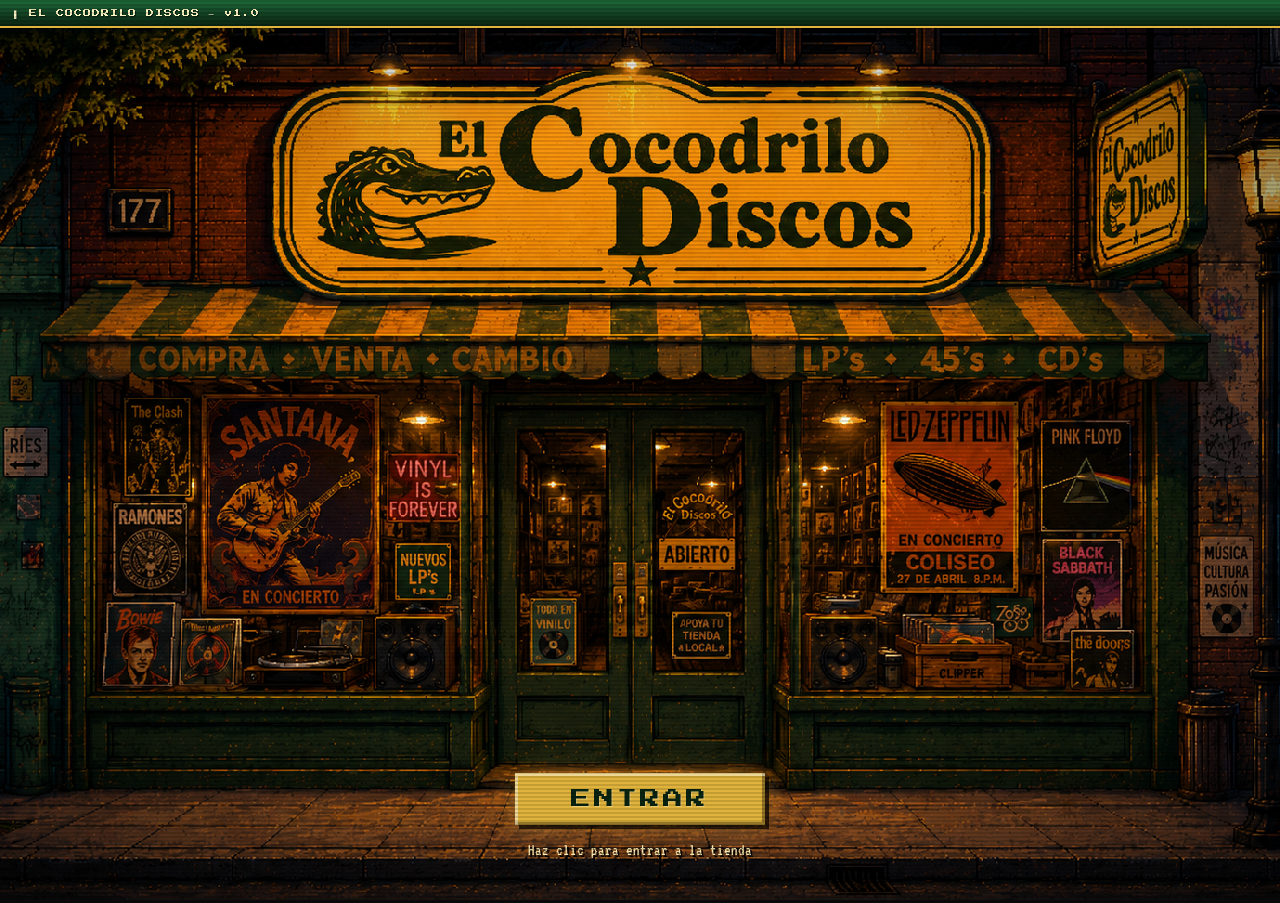
<file: index.html>
<!DOCTYPE html>
<html lang="es">
<head>
  <meta charset="UTF-8" />
  <meta name="viewport" content="width=device-width, initial-scale=1.0" />
  <title>El Cocodrilo Discos</title>
  <link rel="stylesheet" href="style.css" />
</head>
<body>
  <main class="pantalla">
    <img 
      id="imagenEscena" 
      src="img/puerta-cerrada.png" 
      alt="El Cocodrilo Discos"
      class="imagen-fondo"
    />
    <div class="capa-oscura"></div>
    <section id="pantallaEntrada" class="pantalla-entrada">
      <button id="botonEntrar" class="boton-entrar">ENTRAR</button>
      <p class="texto-ayuda">Haz clic para entrar a la tienda</p>
    </section>
    <section id="pantallaInterior" class="pantalla-interior oculto">
      <!-- Diálogo de bienvenida de Miranda -->
      <div class="dialogo">
        <div class="globo">
          <div class="quien">MIRANDA</div>
          <p class="charla"><span id="mirandaTexto"></span><span class="cursor-dlg">▌</span></p>
        </div>
      </div>
      <a href="autor.html" class="hotspot" id="autor"
         data-label="📚 Autor y obra"
         style="left:3%; top:4%; width:20%; height:32%"></a>
      <a href="personajes.html" class="hotspot" id="personajes"
         data-label="🖼️ Personajes principales"
         style="left:23%; top:13%; width:13%; height:27%"></a>
      <a href="historia.html" class="hotspot" id="historia"
         data-label="💿 Historia del libro"
         style="left:2%; top:42%; width:23%; height:25%"></a>
      <a href="conversar.html" class="hotspot" id="miranda"
         data-label="💬 Conversar con Miranda"
         style="left:37%; top:24%; width:24%; height:35%"></a>
      <a href="contexto.html" class="hotspot" id="contexto"
         data-label="📰 Contexto político y social"
         style="left:58%; top:6%; width:15%; height:35%"></a>
      <a href="banda-sonora.html" class="hotspot" id="rockola"
         data-label="🎵 Banda sonora"
         style="left:72%; top:20%; width:13%; height:38%"></a>
      <a href="musica-literatura.html" class="hotspot" id="sofa"
         data-label="🎸 Música y literatura"
         style="left:82%; top:28%; width:16%; height:28%"></a>
      <a href="panorama-social.html" class="hotspot" id="gavetas"
         data-label="🇨🇴 Panorama social colombiano"
         style="left:0%; top:65%; width:19%; height:27%"></a>
      <a href="recomendaciones-musica.html" class="hotspot" id="vinilos"
         data-label="⭐ Recomendaciones musicales"
         style="left:25%; top:70%; width:24%; height:20%"></a>
      <a href="recomendaciones-libros.html" class="hotspot" id="libros"
         data-label="📚 Recomendaciones literarias"
         style="left:50%; top:70%; width:22%; height:20%"></a>
      <a href="bibliografia.html" class="hotspot" id="computador"
         data-label="💾 Bibliografía y fuentes"
         style="left:78%; top:63%; width:20%; height:30%"></a>
      <div class="tooltip" id="tooltip"></div>
    </section>
  </main>
  <audio id="sonidoCampana" src="audios/campana.mp3"></audio>
  <audio id="audioAmbiente" src="audios/ambiente.mp3" loop></audio>
  <script src="script.js"></script>
</body>
</html>
</file>
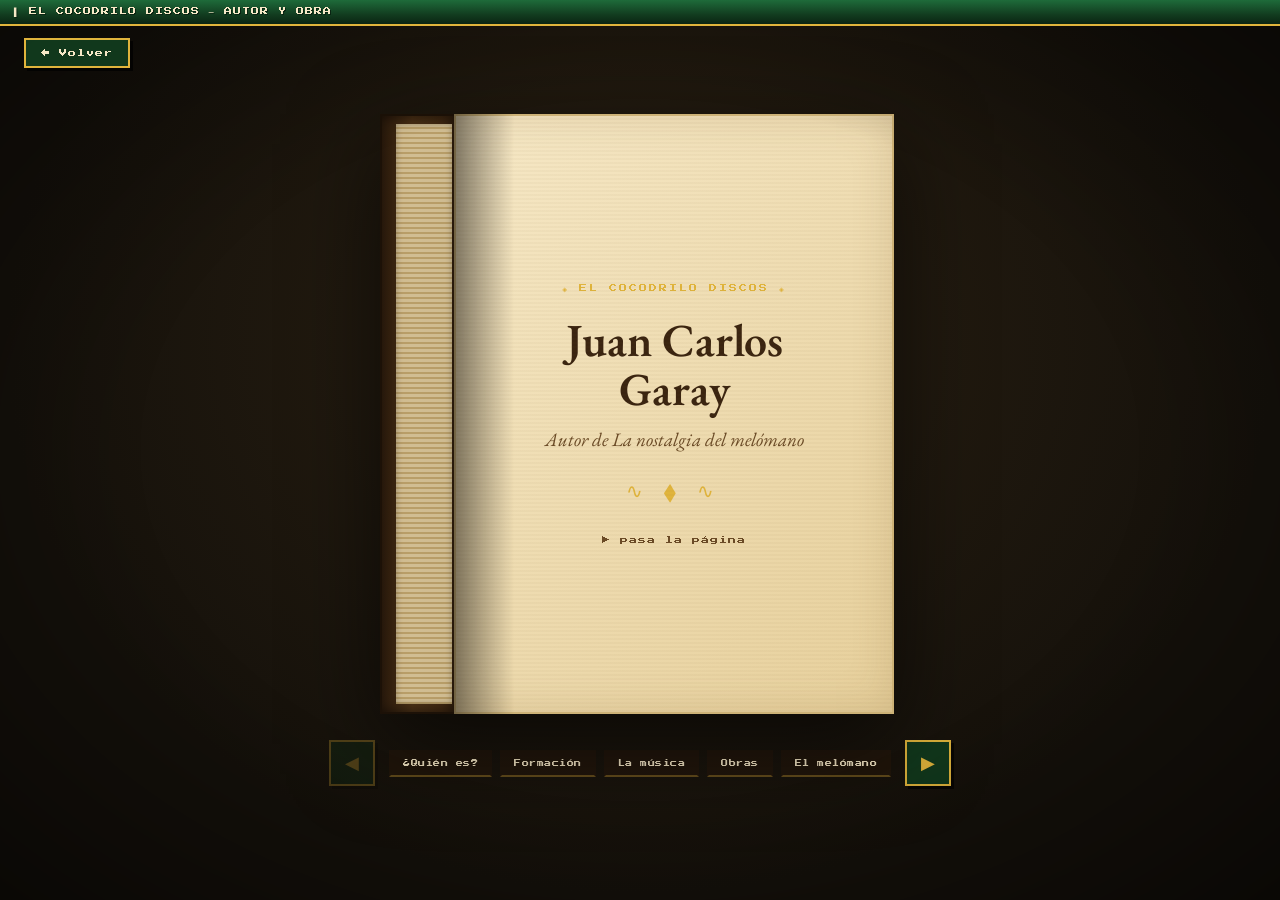
<file: autor.html>
<!DOCTYPE html>
<html lang="es">
<head>
<meta charset="UTF-8" />
<meta name="viewport" content="width=device-width, initial-scale=1.0" />
<title>Autor y obra | El Cocodrilo Discos</title>

<!-- ====== ESTILOS (puedes mover esto a autor.css) ====== -->
<style>
@import url('https://fonts.googleapis.com/css2?family=EB+Garamond:ital,wght@0,400;0,500;0,600;1,400&family=Press+Start+2P&display=swap');

:root{
  --oro:#e0b43c;
  --oro-bright:#f5ca4e;
  --verde:#123d20;
  --verde-claro:#1e6b3a;
  --verde-oscuro:#0a2412;
  --papel-1:#f6e8c6;
  --papel-2:#e7d09c;
  --papel-borde:#cdb277;
  --tinta:#3a2410;
  --tinta-suave:#6a4a26;
  --fondo:#15110b;
}

*{margin:0;padding:0;box-sizing:border-box;}

body{
  background:
    radial-gradient(ellipse at 50% 38%, #2a2012 0%, var(--fondo) 70%);
  min-height:100vh;
  overflow:hidden;
  font-family:'EB Garamond', Georgia, serif;
  color:var(--tinta);
  display:flex;
  align-items:center;
  justify-content:center;
}

/* viñeta CRT suave para empatar con el sitio */
body::after{
  content:'';
  position:fixed; inset:0;
  background:radial-gradient(ellipse at center, transparent 55%, rgba(0,0,0,.5) 100%);
  pointer-events:none; z-index:50;
}

/* ── Barra de título (continuidad con el index) ── */
.barra-titulo{
  position:fixed; top:0; left:0; right:0; height:26px;
  background:linear-gradient(180deg, var(--verde-claro) 0%, var(--verde) 60%, var(--verde-oscuro) 100%);
  border-bottom:2px solid var(--oro);
  color:var(--papel-1);
  font-family:'Press Start 2P', monospace;
  font-size:8px; letter-spacing:1px;
  display:flex; align-items:center; padding-left:14px;
  z-index:100; text-shadow:1px 1px 0 var(--verde-oscuro);
}

/* ── Volver ── */
.volver{
  position:fixed; top:38px; left:24px; z-index:60;
  padding:9px 15px;
  background:rgba(18,61,32,.9);
  color:var(--papel-1);
  border:2px solid var(--oro);
  text-decoration:none;
  font-family:'Press Start 2P', monospace;
  font-size:8px; letter-spacing:1px;
  box-shadow:3px 3px 0 rgba(0,0,0,.7);
  transition:transform .12s, background .12s;
}
.volver:hover{ transform:translate(-2px,-2px); background:var(--verde-claro); }

/* ====== ESCENA + LIBRO ====== */
.escena{ display:flex; flex-direction:column; align-items:center; gap:26px; }

.libro{
  position:relative;
  width:520px; height:600px;
  perspective:2400px;
  filter:drop-shadow(0 30px 45px rgba(0,0,0,.6));
}

/* lomo + pila de hojas a la izquierda (da grosor de libro) */
.lomo{
  position:absolute; left:0; top:0; bottom:0; width:78px;
  background:
    linear-gradient(90deg, #2a1a0c 0%, #4a3015 40%, #3a2410 100%);
  border:2px solid #1c1107;
  border-right:none;
  box-shadow:inset -6px 0 14px rgba(0,0,0,.55);
}
.lomo::before{ /* lineas que simulan cantos de hojas */
  content:''; position:absolute; inset:8px 6px 8px 14px;
  background:repeating-linear-gradient(180deg,
    #e9d6a8 0 3px, #cdb277 3px 5px);
  opacity:.85;
  box-shadow:inset 0 0 6px rgba(0,0,0,.3);
}

/* zona donde vive la página y la hoja que voltea */
.zona{
  position:absolute; left:74px; top:0;
  width:440px; height:600px;
  transform-style:preserve-3d;
}
/* sombra de encuadernación pegada al lomo */
.zona::before{
  content:''; position:absolute; left:0; top:0; bottom:0; width:60px;
  background:linear-gradient(90deg, rgba(0,0,0,.45), transparent);
  z-index:6; pointer-events:none;
}

/* superficie de papel reutilizable */
.papel{
  background:
    linear-gradient(135deg, var(--papel-1), var(--papel-2));
  border:2px solid var(--papel-borde);
  box-shadow:inset 0 0 40px rgba(120,90,40,.18);
}
.papel::after{ /* textura fibra muy sutil */
  content:''; position:absolute; inset:0;
  background:repeating-linear-gradient(0deg,
    rgba(120,90,40,.04) 0 2px, transparent 2px 4px);
  pointer-events:none;
}

/* página base (la que se lee) */
.hoja{
  position:absolute; inset:0;
  padding:54px 46px 48px;
  display:flex; flex-direction:column;
  overflow:hidden;
}

/* la hoja que voltea */
.flip{
  position:absolute; inset:0;
  transform-origin:left center;
  transform-style:preserve-3d;
  z-index:8;
  display:none;
}
.flip.activa{ display:block; }
.cara{
  position:absolute; inset:0;
  padding:54px 46px 48px;
  backface-visibility:hidden;
  display:flex; flex-direction:column;
  overflow:hidden;
}
.cara.dorso{ transform:rotateY(180deg); }
/* sombreado de pliegue mientras voltea */
.flip.activa .cara::before{
  content:''; position:absolute; inset:0;
  background:linear-gradient(90deg, rgba(0,0,0,.28), transparent 45%);
  pointer-events:none;
}

/* ====== CONTENIDO DE PÁGINA ====== */
.num-cap{
  font-family:'Press Start 2P', monospace;
  font-size:11px; color:var(--oro);
  letter-spacing:2px; margin-bottom:6px;
  text-shadow:1px 1px 0 rgba(0,0,0,.15);
}
.titulo-cap{
  font-size:30px; font-weight:600; line-height:1.1;
  color:var(--tinta); margin-bottom:10px;
}
.regla{
  width:70px; height:3px; margin-bottom:18px;
  background:linear-gradient(90deg, var(--oro), transparent);
}
.cuerpo{ overflow-y:auto; padding-right:6px; }
.cuerpo p{
  font-size:16.5px; line-height:1.62;
  margin-bottom:13px; text-align:justify;
  color:#34230f;
}
.cuerpo p:first-letter{ } /* hook por si quieres capitular */
.dropcap:first-letter{
  float:left; font-size:52px; line-height:.8;
  padding:4px 8px 0 0; color:var(--oro);
  font-weight:600;
}
em{ color:var(--tinta-suave); }

/* scrollbar discreto y a tono */
.cuerpo::-webkit-scrollbar{ width:6px; }
.cuerpo::-webkit-scrollbar-thumb{ background:rgba(160,120,50,.45); border-radius:3px; }
.cuerpo::-webkit-scrollbar-track{ background:transparent; }

/* número de página */
.folio{
  margin-top:auto; padding-top:10px;
  text-align:center;
  font-family:'Press Start 2P', monospace;
  font-size:8px; color:var(--tinta-suave);
  letter-spacing:1px;
}

/* ====== PORTADA (página 0) ====== */
.portada{
  position:absolute; inset:0;
  display:flex; flex-direction:column;
  align-items:center; justify-content:center;
  text-align:center; padding:50px 40px;
}
.portada .sello{
  font-family:'Press Start 2P', monospace;
  font-size:8px; color:var(--oro); letter-spacing:2px;
  margin-bottom:22px;
}
.portada h1{ font-size:46px; font-weight:600; line-height:1.05; color:var(--tinta); }
.portada .sub{ font-size:19px; font-style:italic; color:var(--tinta-suave); margin-top:14px; }
.portada .orn{ margin:26px 0; color:var(--oro); font-size:20px; letter-spacing:8px; }
.portada .hint{
  font-family:'Press Start 2P', monospace;
  font-size:8px; color:var(--tinta-suave); letter-spacing:1px;
  margin-top:6px; animation:parpadeo 1.5s step-end infinite;
}
@keyframes parpadeo{ 0%,100%{opacity:.85} 50%{opacity:.25} }

/* ====== NAVEGACIÓN INFERIOR ====== */
.controles{ display:flex; align-items:center; gap:14px; }

.flecha{
  width:46px; height:46px;
  display:flex; align-items:center; justify-content:center;
  background:rgba(18,61,32,.9);
  border:2px solid var(--oro);
  color:var(--oro); font-size:18px;
  cursor:pointer;
  box-shadow:3px 3px 0 rgba(0,0,0,.6);
  transition:transform .12s, background .12s, opacity .2s;
}
.flecha:hover:not([disabled]){ transform:translate(-2px,-2px); background:var(--verde-claro); color:var(--oro-bright); }
.flecha[disabled]{ opacity:.28; cursor:default; }

.indice{ display:flex; gap:8px; }
.tab{
  padding:8px 12px;
  background:rgba(40,25,12,.55);
  border:2px solid transparent;
  border-bottom-color:rgba(224,180,60,.35);
  color:var(--papel-1);
  font-family:'Press Start 2P', monospace;
  font-size:7px; letter-spacing:.5px;
  cursor:pointer;
  transition:all .15s;
}
.tab:hover{ border-color:var(--oro); color:var(--oro-bright); transform:translateY(-3px); }
.tab.activa{
  background:var(--oro); color:var(--verde-oscuro);
  border-color:var(--oro-bright);
  box-shadow:0 0 14px rgba(224,180,60,.5);
}

@media(max-width:560px){
  .libro{ transform:scale(.78); }
  .escena{ gap:8px; }
  .indice{ flex-wrap:wrap; justify-content:center; max-width:90vw; }
}
</style>
</head>

<body>
  <div class="barra-titulo">▌ EL COCODRILO DISCOS  ─  AUTOR Y OBRA</div>
  <a href="index.html?dentro=1" class="volver">← Volver</a>

  <main class="escena">
    <!-- Si prefieres tu foto de libro, puedes poner una <img> de fondo aquí;
         este libro está dibujado en CSS para que el volteo calce perfecto. -->
    <div class="libro">
      <div class="lomo"></div>
      <div class="zona">
        <div class="hoja papel" id="hoja"></div>

        <!-- hoja que voltea -->
        <div class="flip papel" id="flip">
          <div class="cara frente papel" id="caraFrente"></div>
          <div class="cara dorso papel" id="caraDorso"></div>
        </div>
      </div>
    </div>

    <div class="controles">
      <button class="flecha" id="prev" aria-label="Anterior">◀</button>
      <div class="indice" id="indice"></div>
      <button class="flecha" id="next" aria-label="Siguiente">▶</button>
    </div>
  </main>

<!-- ====== LÓGICA (puedes mover esto a autor.js) ====== -->
<script>
/* Contenido: portada + 5 secciones. parrafos = array para que se vean como párrafos reales. */
const secciones = [
  {
    portada:true, tab:'Portada',
  },
  {
    num:'CAP. I', tab:'¿Quién es?', titulo:'¿Quién es?',
    parrafos:[
      'Juan Carlos Garay Acevedo es un escritor, periodista cultural, traductor y crítico musical colombo-peruano. Nació en Lima, Perú, en 1974, pero su vida y trayectoria profesional están muy ligadas a Colombia.',
      'Su obra se caracteriza por unir la literatura con la música. En sus novelas, la música no aparece solo como un tema decorativo, sino como una forma de memoria, identidad, refugio y sensibilidad.'
    ]
  },
  {
    num:'CAP. II', tab:'Formación', titulo:'Formación',
    parrafos:[
      'Garay nació en Lima, de padres colombianos, y vivió allí hasta los cuatro años. Más adelante estudió Comunicación Social y Periodismo en la Pontificia Universidad Javeriana de Bogotá entre 1991 y 1996.',
      'Durante su paso por la universidad se acercó con fuerza al mundo de la radio. Trabajó en Javeriana Estéreo como libretista, locutor y realizador de programas dedicados al rock, el jazz y el blues. Esa experiencia lo puso en contacto con grandes colecciones de discos y ayudó a formar muchas de las ideas que después aparecerían en su primera novela.'
    ]
  },
  {
    num:'CAP. III', tab:'La música', titulo:'Relación con la música',
    parrafos:[
      'La música atraviesa casi toda la trayectoria de Juan Carlos Garay. Ha trabajado en radio, prensa escrita y crítica musical, especialmente alrededor del jazz, el rock, el blues, la salsa y otros sonidos latinoamericanos.',
      'A finales de 1996 viajó a Washington para realizar estudios de periodismo cultural. Allí trabajó en La Voz de América como traductor de noticias y libretista de programas de jazz. También fue corresponsal del Magazín Dominical de El Espectador.',
      'Desde 1999 comenzó a publicar columnas sobre música en la revista Semana, donde reseñó especialmente la escena musical colombiana. En 2008 ganó el Premio Nacional de Periodismo Simón Bolívar por una crónica sobre la salsa en Bogotá.'
    ]
  },
  {
    num:'CAP. IV', tab:'Obras', titulo:'Obras principales',
    parrafos:[
      'Entre sus obras narrativas se encuentran <em>La nostalgia del melómano</em> (2005), <em>La canción de la luna</em> (2011), <em>Balsa de Fuego</em> (2016) y <em>Borealis</em> (2022).',
      'Además de sus novelas, ha desarrollado trabajos de investigación periodística relacionados con la historia musical. Uno de ellos es <em>Jazz en Bogotá</em> (2010), publicado junto con otros autores.',
      'En sus libros suelen aparecer temas como los discos, los coleccionistas, las canciones, la radio, los músicos, la memoria y la relación emocional que las personas construyen con la música.'
    ]
  },
  {
    num:'CAP. V', tab:'El melómano', titulo:'La nostalgia del melómano',
    parrafos:[
      'Publicada en 2005, fue la primera novela de Juan Carlos Garay. La obra nació, en parte, de su experiencia en la radio y de su contacto con grandes colecciones de discos durante sus años en Javeriana Estéreo.',
      'En esta novela aparecen muchas de sus obsesiones literarias y musicales: los vinilos, los coleccionistas, las grabaciones perdidas, la búsqueda de canciones, la memoria y la música como refugio personal.',
      'También refleja la figura del melómano como alguien que no solo escucha música, sino que la persigue, la recuerda, la colecciona y la convierte en parte de su propia historia.'
    ]
  }
];

const hoja      = document.getElementById('hoja');
const flip      = document.getElementById('flip');
const caraFrente= document.getElementById('caraFrente');
const caraDorso = document.getElementById('caraDorso');
const indiceEl  = document.getElementById('indice');
const btnPrev   = document.getElementById('prev');
const btnNext   = document.getElementById('next');

let actual = 0;
let animando = false;
const total = secciones.length;

/* arma el HTML de una página */
function htmlDe(i){
  const s = secciones[i];
  if(s.portada){
    return `
      <div class="portada">
        <div class="sello">◈ EL COCODRILO DISCOS ◈</div>
        <h1>Juan Carlos<br>Garay</h1>
        <div class="sub">Autor de <em>La nostalgia del melómano</em></div>
        <div class="orn">∿ ◆ ∿</div>
        <div class="hint">▶ pasa la página</div>
      </div>`;
  }
  const parras = s.parrafos
    .map((p,idx)=> `<p${idx===0?' class="dropcap"':''}>${p}</p>`)
    .join('');
  return `
    <div class="num-cap">${s.num}</div>
    <h2 class="titulo-cap">${s.titulo}</h2>
    <div class="regla"></div>
    <div class="cuerpo">${parras}</div>
    <div class="folio">— ${i} —</div>`;
}

/* construye el índice */
secciones.forEach((s,i)=>{
  if(s.portada) return;
  const b = document.createElement('button');
  b.className = 'tab';
  b.textContent = s.tab;
  b.dataset.i = i;
  b.addEventListener('click', ()=> irA(i));
  indiceEl.appendChild(b);
});

function actualizarUI(){
  document.querySelectorAll('.tab').forEach(t=>{
    t.classList.toggle('activa', Number(t.dataset.i)===actual);
  });
  btnPrev.disabled = actual===0;
  btnNext.disabled = actual===total-1;
}

function render(i){
  hoja.innerHTML = htmlDe(i);
  actual = i;
  actualizarUI();
}

function irA(i){
  if(animando || i===actual || i<0 || i>=total) return;
  const dir = i>actual ? 'next' : 'prev';
  voltear(i, dir);
}

function voltear(i, dir){
  animando = true;
  const saliente = htmlDe(actual);
  const entrante = htmlDe(i);

  // la nueva página ya queda abajo, lista para revelarse
  hoja.innerHTML = entrante;

  if(dir==='next'){
    caraFrente.innerHTML = saliente;  // lo que se ve al inicio (0°)
    caraDorso.innerHTML  = entrante;  // lo que se ve al final
    flip.style.transition='none';
    flip.style.transform='rotateY(0deg)';
  }else{
    caraDorso.innerHTML  = saliente;  // se ve al inicio (-180°)
    caraFrente.innerHTML = entrante;  // se ve al final (0°)
    flip.style.transition='none';
    flip.style.transform='rotateY(-180deg)';
  }

  flip.classList.add('activa');
  void flip.offsetWidth; // fuerza reflow
  flip.style.transition='transform .8s cubic-bezier(.42,.04,.22,1)';
  flip.style.transform = dir==='next' ? 'rotateY(-180deg)' : 'rotateY(0deg)';

  rustle();

  setTimeout(()=>{
    flip.classList.remove('activa');
    flip.style.transition='none';
    flip.style.transform='rotateY(0deg)';
    caraFrente.innerHTML=''; caraDorso.innerHTML='';
    actual = i;
    actualizarUI();
    animando = false;
  }, 820);
}

/* flechas + teclado */
btnNext.addEventListener('click', ()=> irA(actual+1));
btnPrev.addEventListener('click', ()=> irA(actual-1));
document.addEventListener('keydown', e=>{
  if(e.key==='ArrowRight') irA(actual+1);
  if(e.key==='ArrowLeft')  irA(actual-1);
});

/* ── sonido suave de pasar página (papel) ── */
let audioCtx=null;
function getCtx(){
  if(!audioCtx) audioCtx = new (window.AudioContext||window.webkitAudioContext)();
  return audioCtx;
}
function rustle(){
  try{
    const ctx=getCtx(); const dur=0.2;
    const buf=ctx.createBuffer(1, ctx.sampleRate*dur, ctx.sampleRate);
    const d=buf.getChannelData(0);
    for(let k=0;k<d.length;k++){ d[k]=(Math.random()*2-1)*Math.pow(1-k/d.length,2.2); }
    const src=ctx.createBufferSource(); src.buffer=buf;
    const bp=ctx.createBiquadFilter(); bp.type='bandpass'; bp.frequency.value=2600; bp.Q.value=.5;
    const g=ctx.createGain(); g.gain.value=.07;
    src.connect(bp); bp.connect(g); g.connect(ctx.destination); src.start();
  }catch(_){}
}

/* arranque */
render(0);
</script>
</body>
</html>
</file>
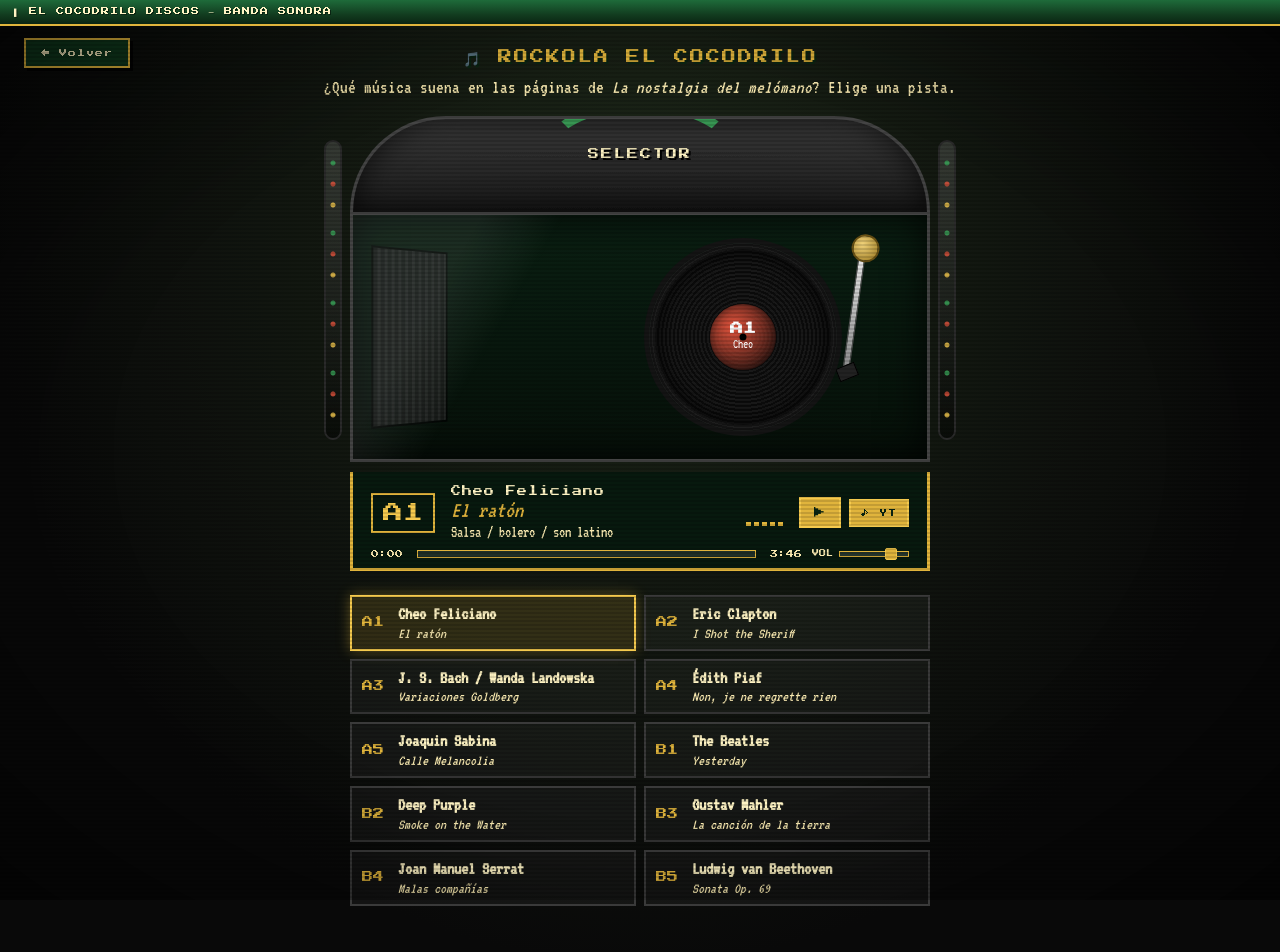
<file: banda-sonora.html>
<!DOCTYPE html>
<html lang="es">
<head>
<meta charset="UTF-8" />
<meta name="viewport" content="width=device-width, initial-scale=1.0" />
<title>Banda sonora | El Cocodrilo Discos</title>

<style>
@import url('https://fonts.googleapis.com/css2?family=Press+Start+2P&family=VT323&display=swap');

:root{
  --oro:#e0b43c; --oro-bright:#f5ca4e;
  --verde:#123d20; --verde-claro:#1e6b3a; --verde-oscuro:#0a2412;
  --crema:#fff4c4; --crema-dim:#f8e9b0; --fondo:#090909;
}
*{margin:0;padding:0;box-sizing:border-box;}

body{
  background:radial-gradient(ellipse at 50% 24%, #1c2618 0%, var(--fondo) 72%);
  min-height:100vh; overflow-y:auto;
  font-family:'VT323','Courier New',monospace; color:var(--crema);
  display:flex; align-items:center; justify-content:center;
  padding:50px 16px 46px;
}
body::before{ content:''; position:fixed; inset:0; z-index:90; pointer-events:none;
  background:repeating-linear-gradient(0deg, transparent, transparent 2px, rgba(0,0,0,.13) 2px, rgba(0,0,0,.13) 4px); }
body::after{ content:''; position:fixed; inset:0; z-index:89; pointer-events:none;
  background:radial-gradient(ellipse at center, transparent 58%, rgba(0,0,0,.5) 100%); }

.barra-titulo{
  position:fixed; top:0; left:0; right:0; height:26px;
  background:linear-gradient(180deg, var(--verde-claro) 0%, var(--verde) 60%, var(--verde-oscuro) 100%);
  border-bottom:2px solid var(--oro); color:var(--crema);
  font-family:'Press Start 2P',monospace; font-size:8px; letter-spacing:1px;
  display:flex; align-items:center; padding-left:14px; z-index:100; text-shadow:1px 1px 0 var(--verde-oscuro);
}
.volver{
  position:fixed; top:38px; left:24px; z-index:80;
  padding:9px 15px; background:rgba(18,61,32,.92); color:var(--crema);
  border:2px solid var(--oro); text-decoration:none;
  font-family:'Press Start 2P',monospace; font-size:8px; letter-spacing:1px;
  box-shadow:3px 3px 0 rgba(0,0,0,.7); transition:transform .12s, background .12s;
}
.volver:hover{ transform:translate(-2px,-2px); background:var(--verde-claro); }

.escena{ display:flex; flex-direction:column; align-items:center; gap:10px; }
.titulo{ font-family:'Press Start 2P',monospace; font-size:14px; color:var(--oro); letter-spacing:2px; text-shadow:2px 2px 0 var(--verde-oscuro); }
.subt{ font-size:19px; color:var(--crema-dim); text-align:center; max-width:640px; line-height:1.2; }

.rockola{ position:relative; width:580px; max-width:94vw; margin-top:6px; }
.tubo{ position:absolute; top:24px; width:18px; height:300px; border-radius:10px;
  background:linear-gradient(180deg, rgba(255,255,255,.15), rgba(0,0,0,.4)); border:2px solid #2a2a2a; overflow:hidden; }
.tubo.izq{ left:-26px; } .tubo.der{ right:-26px; }
.tubo::after{ content:''; position:absolute; inset:0;
  background:radial-gradient(circle at 50% 90%, var(--oro-bright) 2px, transparent 3px),
            radial-gradient(circle at 50% 60%, #e0533c 2px, transparent 3px),
            radial-gradient(circle at 50% 30%, #3aa85a 2px, transparent 3px);
  background-size:100% 70px; animation:burbujas 2.4s linear infinite; opacity:.8; }
@keyframes burbujas{ from{background-position:0 0;} to{background-position:0 -70px;} }

.domo{ height:96px; border-radius:280px 280px 0 0;
  background:linear-gradient(180deg, #3a3a3a 0%, #1a1a1a 100%);
  border:3px solid #444; border-bottom:none; position:relative; overflow:hidden; box-shadow:inset 0 0 30px rgba(0,0,0,.7); }
.arco{ position:absolute; left:50%; bottom:0; transform:translateX(-50%); border-style:solid; border-color:transparent; border-bottom:none; border-radius:50%; opacity:.85; animation:brillo 2.2s ease-in-out infinite; }
.arco.a1{ width:360px; height:200px; border-width:10px; border-top-color:var(--oro); }
.arco.a2{ width:280px; height:155px; border-width:10px; border-top-color:#e0533c; animation-delay:.4s; }
.arco.a3{ width:200px; height:112px; border-width:10px; border-top-color:#3aa85a; animation-delay:.8s; }
@keyframes brillo{ 0%,100%{filter:drop-shadow(0 0 3px currentColor); opacity:.6;} 50%{filter:drop-shadow(0 0 9px currentColor); opacity:1;} }
.domo .logo{ position:absolute; top:30px; left:50%; transform:translateX(-50%); z-index:2; font-family:'Press Start 2P',monospace; font-size:11px; color:var(--crema); letter-spacing:2px; text-shadow:2px 2px 0 #000; }

.cristal{ position:relative; height:250px; overflow:hidden;
  background:linear-gradient(180deg, #0a1f12, #061009); border:3px solid #444; box-shadow:inset 0 0 40px rgba(0,0,0,.85); }
.cristal::after{ content:''; position:absolute; inset:0; pointer-events:none; z-index:3;
  background:linear-gradient(120deg, rgba(255,255,255,.08) 0 18%, transparent 30%); }

.rack{ position:absolute; left:18px; top:34px; bottom:34px; width:80px; z-index:1;
  background:repeating-linear-gradient(90deg, #1a1a1a 0 4px, #2c2c2c 4px 7px); border:2px solid #000; transform:perspective(300px) rotateY(18deg); opacity:.7; }
.plato{ position:absolute; top:50%; right:90px; transform:translateY(-50%); z-index:2;
  width:188px; height:188px; border-radius:50%; background:repeating-radial-gradient(circle, #2a2a2a 0 1px, #1d1d1d 1px 3px); box-shadow:0 0 0 5px #141414, inset 0 0 24px rgba(0,0,0,.7); }
.disco{ position:absolute; top:50%; left:50%; transform:translate(-50%,-50%); width:176px; height:176px; border-radius:50%;
  background:repeating-radial-gradient(circle, #0c0c0c 0 2px, #191919 2px 4px); box-shadow:inset 0 0 22px rgba(0,0,0,.9); }
.disco.girando{ animation:girar 2s linear infinite; }
@keyframes girar{ to{ transform:translate(-50%,-50%) rotate(360deg);} }
.etiqueta{ position:absolute; top:50%; left:50%; transform:translate(-50%,-50%); width:66px; height:66px; border-radius:50%;
  display:flex; flex-direction:column; align-items:center; justify-content:center; color:#fff; text-align:center; box-shadow:inset 0 0 10px rgba(0,0,0,.5); transition:background .3s; }
.etiqueta b{ font-family:'Press Start 2P',monospace; font-size:13px; }
.etiqueta span{ font-size:13px; line-height:1; margin-top:3px; opacity:.9; }
.hueco{ position:absolute; top:50%; left:50%; transform:translate(-50%,-50%); width:7px; height:7px; border-radius:50%; background:#000; }
.brazo{ position:absolute; top:30px; right:60px; width:7px; height:130px; z-index:2;
  background:linear-gradient(180deg,#eee,#888); border:1px solid #555; transform-origin:top center; transform:rotate(30deg); transition:transform .6s cubic-bezier(.4,.1,.2,1); }
.brazo.tocando{ transform:rotate(8deg); }
.brazo::before{ content:''; position:absolute; top:-12px; left:-9px; width:24px; height:24px; border-radius:50%; background:radial-gradient(circle at 35% 35%, #f0d27a, #9a7820); border:2px solid #6a5215; }
.brazo::after{ content:''; position:absolute; bottom:-6px; left:-6px; width:18px; height:12px; background:#222; border:1px solid #000; transform:rotate(-30deg); }

/* ── DISPLAY ── */
.display{
  width:580px; max-width:94vw;
  background:rgba(7,26,14,.95); border:3px solid var(--oro); border-top:none;
  padding:14px 18px 10px; display:flex; flex-direction:column; gap:10px;
}
.display-top{ display:flex; align-items:center; gap:16px; }
.codigo{ font-family:'Press Start 2P',monospace; font-size:20px; color:var(--oro-bright); border:2px solid var(--oro); padding:8px 10px; min-width:54px; text-align:center; }
.np{ flex:1; }
.np .art{ font-family:'Press Start 2P',monospace; font-size:10px; color:var(--crema); letter-spacing:1px; }
.np .song{ font-size:23px; color:var(--oro); font-style:italic; margin-top:3px; }
.np .estilo{ font-size:16px; color:var(--crema-dim); margin-top:2px; }
.eq{ display:flex; gap:3px; align-items:flex-end; height:26px; }
.eq span{ width:5px; height:4px; background:var(--oro); animation:eq .6s ease-in-out infinite; }
.eq.paused span { animation-play-state: paused; }
.eq span:nth-child(2){animation-delay:.15s} .eq span:nth-child(3){animation-delay:.3s}
.eq span:nth-child(4){animation-delay:.08s} .eq span:nth-child(5){animation-delay:.22s}
@keyframes eq{ 0%,100%{height:4px} 50%{height:26px} }

/* botones de control */
.controles{ display:flex; align-items:center; gap:8px; }
.btn-play{
  font-family:'Press Start 2P',monospace; font-size:11px; color:var(--verde-oscuro);
  background:var(--oro); border:2px solid var(--oro-bright); padding:8px 12px;
  cursor:pointer; letter-spacing:1px; white-space:nowrap; min-width:42px; text-align:center;
  transition:background .12s;
}
.btn-play:hover{ background:var(--oro-bright); }
.escuchar{ font-family:'Press Start 2P',monospace; font-size:8px; color:var(--verde-oscuro); background:var(--oro); border:2px solid var(--oro-bright); padding:8px 10px; text-decoration:none; letter-spacing:1px; white-space:nowrap; cursor:pointer; }
.escuchar:hover{ background:var(--oro-bright); }

/* barra de progreso */
.progreso-wrap{
  display:flex; align-items:center; gap:10px;
}
.progreso-wrap .tiempo{ font-family:'Press Start 2P',monospace; font-size:8px; color:var(--crema-dim); min-width:36px; }
.progreso-wrap .tiempo.der{ text-align:right; }
.barra-prog{
  flex:1; height:8px; background:rgba(255,255,255,.1); border:1px solid var(--oro);
  cursor:pointer; position:relative; overflow:hidden;
}
.barra-prog-fill{
  height:100%; width:0%; background:var(--oro);
  transition:width .25s linear;
}
.volumen-wrap{ display:flex; align-items:center; gap:6px; }
.volumen-wrap label{ font-family:'Press Start 2P',monospace; font-size:7px; color:var(--crema-dim); }
input[type=range].vol{
  -webkit-appearance:none; width:70px; height:6px;
  background:rgba(255,255,255,.12); border:1px solid var(--oro); outline:none; cursor:pointer;
}
input[type=range].vol::-webkit-slider-thumb{
  -webkit-appearance:none; width:12px; height:12px; border-radius:2px;
  background:var(--oro); border:1px solid var(--oro-bright);
}

.selector{ width:580px; max-width:94vw; margin-top:14px; display:grid; grid-template-columns:repeat(2,1fr); gap:8px; }
.pista{ display:flex; gap:10px; align-items:center; cursor:pointer; background:rgba(255,255,255,.04); border:2px solid #3a3a3a; padding:8px 10px; transition:all .13s; }
.pista:hover{ border-color:var(--oro); background:rgba(224,180,60,.08); }
.pista.activa{ border-color:var(--oro-bright); background:rgba(224,180,60,.16); box-shadow:0 0 12px rgba(224,180,60,.4); }
.pista .cod{ font-family:'Press Start 2P',monospace; font-size:11px; color:var(--oro); min-width:26px; }
.pista .info b{ display:block; font-size:18px; color:var(--crema); line-height:1.1; }
.pista .info span{ font-size:15px; color:var(--crema-dim); font-style:italic; }

@media(max-width:640px){ .rockola, .display, .selector{ width:96vw; } .selector{ grid-template-columns:1fr; } .tubo{ display:none; } }
</style>
</head>

<body>
  <div class="barra-titulo">▌ EL COCODRILO DISCOS  ─  BANDA SONORA</div>
  <a href="index.html?dentro=1" class="volver">← Volver</a>

  <main class="escena">
    <div class="titulo">🎵 ROCKOLA EL COCODRILO</div>
    <div class="subt">¿Qué música suena en las páginas de <em>La nostalgia del melómano</em>? Elige una pista.</div>

    <div class="rockola">
      <div class="tubo izq"></div>
      <div class="tubo der"></div>
      <div class="domo">
        <div class="arco a1"></div><div class="arco a2"></div><div class="arco a3"></div>
        <div class="logo">SELECTOR</div>
      </div>
      <div class="cristal">
        <div class="rack"></div>
        <div class="brazo" id="brazo"></div>
        <div class="plato">
          <div class="disco" id="disco">
            <div class="etiqueta" id="etiqueta"><b id="etCod">A1</b><span id="etArt"></span></div>
            <div class="hueco"></div>
          </div>
        </div>
      </div>
    </div>

    <div class="display">
      <div class="display-top">
        <div class="codigo" id="codigo">A1</div>
        <div class="np">
          <div class="art" id="npArt">—</div>
          <div class="song" id="npSong">—</div>
          <div class="estilo" id="npEstilo">—</div>
        </div>
        <div class="eq" id="eq"><span></span><span></span><span></span><span></span><span></span></div>
        <div class="controles">
          <button class="btn-play" id="btnPlay" onclick="togglePlay()">▶</button>
          <a class="escuchar" id="escuchar" target="_blank" rel="noopener">♪ YT</a>
        </div>
      </div>
      <div class="progreso-wrap">
        <span class="tiempo" id="tActual">0:00</span>
        <div class="barra-prog" id="barraProg" onclick="seekAudio(event)">
          <div class="barra-prog-fill" id="barraFill"></div>
        </div>
        <span class="tiempo der" id="tTotal">0:00</span>
        <div class="volumen-wrap">
          <label>VOL</label>
          <input type="range" class="vol" id="volSlider" min="0" max="1" step="0.02" value="0.8" oninput="setVol(this.value)">
        </div>
      </div>
    </div>

    <div class="selector" id="selector"></div>
  </main>

<!-- elemento de audio real -->
<audio id="audioEl" preload="none"></audio>

<script>
/* ==========================================================================
   Mapeo de cada pista a su archivo MP3 local en la carpeta "audios/"
   ========================================================================== */
const pistas = [
  { cod:'A1', art:'Cheo Feliciano',               estilo:'Salsa / bolero / son latino',           cancion:'El ratón',                 color:'#e0533c', mp3:'audios/elraton.mp3',           yt:'1q4icTc0gOY' },
  { cod:'A2', art:'Eric Clapton',                 estilo:'Blues rock / rock clásico',             cancion:'I Shot the Sheriff',       color:'#e0b43c', mp3:'audios/shotsheriff.mp3',        yt:'L0xLLPJ0bOw' },
  { cod:'A3', art:'J. S. Bach / Wanda Landowska', estilo:'Música barroca / clásica',              cancion:'Variaciones Goldberg',      color:'#6a7fd0', mp3:'audios/goldbergvariations.mp3', yt:'15ezpwCHtJs' },
  { cod:'A4', art:'Édith Piaf',                   estilo:'Chanson française',                     cancion:'Non, je ne regrette rien',  color:'#c060a0', mp3:'audios/jeneregretterien.mp3',   yt:'Q3Kvu6Kgp88' },
  { cod:'A5', art:'Joaquin Sabina',               estilo:'Pop-rock español / Balada urbana',       cancion:'Calle Melancolia',           color:'#6a7fd0', mp3:'audios/melancolia.mp3',    yt:'HpFqPj2ILaQ' },
  { cod:'B1', art:'The Beatles',                  estilo:'Rock / pop rock',                       cancion:'Yesterday',                 color:'#e0b43c', mp3:'audios/yesterday.mp3',          yt:'NrgmdOz227I' },
  { cod:'B2', art:'Deep Purple',                  estilo:'Hard rock / rock clásico',              cancion:'Smoke on the Water',        color:'#d08030', mp3:'audios/smoke.mp3',              yt:'Rfirxs_NUcE' },
  { cod:'B3', art:'Gustav Mahler',                estilo:'Clásica / sinfonismo romántico tardío', cancion:'La canción de la tierra',   color:'#6a7fd0', mp3:'',                             yt:'L1TWuu1rhiM' },
  { cod:'B4', art:'Joan Manuel Serrat',           estilo:'Canción de autor / trova',              cancion:'Malas compañías',           color:'#4aa86a', mp3:'audios/malascompas.mp3',        yt:'i4SbA1jG3YE' },
  { cod:'B5', art:'Ludwig van Beethoven',         estilo:'Clásica / música de cámara',            cancion:'Sonata Op. 69',             color:'#6a7fd0', mp3:'audios/op69.mp3',              yt:'HjiIUOKUJpk' }
];

/* ── refs DOM ── */
const disco    = document.getElementById('disco');
const brazo    = document.getElementById('brazo');
const etiqueta = document.getElementById('etiqueta');
const etCod    = document.getElementById('etCod');
const etArt    = document.getElementById('etArt');
const codigo   = document.getElementById('codigo');
const npArt    = document.getElementById('npArt');
const npSong   = document.getElementById('npSong');
const npEstilo = document.getElementById('npEstilo');
const escuchar = document.getElementById('escuchar');
const selector = document.getElementById('selector');
const audioEl  = document.getElementById('audioEl');
const btnPlay  = document.getElementById('btnPlay');
const barraFill= document.getElementById('barraFill');
const tActual  = document.getElementById('tActual');
const tTotal   = document.getElementById('tTotal');
const eq       = document.getElementById('eq');
const volSlider= document.getElementById('volSlider');

let actual = -1;
let reproduciendo = false;

/* ── construir botones del selector ── */
pistas.forEach((p, i) => {
  const b = document.createElement('div');
  b.className = 'pista';
  b.dataset.i = i;
  b.innerHTML = `<div class="cod">${p.cod}</div><div class="info"><b>${p.art}</b><span>${p.cancion}</span></div>`;
  b.addEventListener('click', () => poner(i, true));
  selector.appendChild(b);
});

/* ── poner una pista ── */
function poner(i, sonar) {
  const cambia = i !== actual;
  actual = i;
  const p = pistas[i];

  /* actualizar disco visual */
  brazo.classList.remove('tocando');
  disco.classList.remove('girando');
  void disco.offsetWidth; // reflow para reiniciar animación

  etiqueta.style.background = `radial-gradient(circle at 35% 35%, ${p.color}, rgba(0,0,0,.4))`;
  etCod.textContent = p.cod;
  etArt.textContent = p.art.split(' ')[0];

  /* actualizar display */
  codigo.textContent  = p.cod;
  npArt.textContent   = p.art;
  npSong.textContent  = p.cancion;
  npEstilo.textContent= p.estilo;
  escuchar.href = 'https://www.youtube.com/watch?v=' + p.yt;

  /* marcar pista activa */
  document.querySelectorAll('.pista').forEach(s =>
    s.classList.toggle('activa', Number(s.dataset.i) === i)
  );

  /* cargar audio local */
  audioEl.pause();
  reproduciendo = false;
  barraFill.style.width = '0%';
  tActual.textContent = '0:00';
  tTotal.textContent  = '0:00';

  if (p.mp3) {
    audioEl.src = p.mp3;
    audioEl.load();
    if (sonar) {
      audioEl.play().then(() => {
        reproduciendo = true;
        actualizarBtnPlay();
        disco.classList.add('girando');
        brazo.classList.add('tocando');
        eq.classList.remove('paused');
      }).catch(() => {
        /* autoplay bloqueado — el usuario deberá presionar ▶ */
        actualizarBtnPlay();
      });
    }
  } else {
    /* pista sin archivo: limpiar fuente */
    audioEl.src = '';
  }

  actualizarBtnPlay();
  clunk();

  if (!sonar || !p.mp3) {
    setTimeout(() => {
      disco.classList.add('girando');
      brazo.classList.add('tocando');
    }, 380);
  }
}

/* ── play / pause ── */
function togglePlay() {
  if (actual < 0) return;
  const p = pistas[actual];
  if (!p.mp3) {
    /* si no hay mp3, abrir YouTube */
    window.open(escuchar.href, '_blank');
    return;
  }
  if (audioEl.paused) {
    audioEl.play().then(() => {
      reproduciendo = true;
      actualizarBtnPlay();
      disco.classList.add('girando');
      brazo.classList.add('tocando');
      eq.classList.remove('paused');
    });
  } else {
    audioEl.pause();
    reproduciendo = false;
    actualizarBtnPlay();
    disco.classList.remove('girando');
    brazo.classList.remove('tocando');
    eq.classList.add('paused');
  }
}

function actualizarBtnPlay() {
  btnPlay.textContent = (!audioEl.paused) ? '⏸' : '▶';
}

/* ── progreso ── */
audioEl.addEventListener('timeupdate', () => {
  if (!audioEl.duration) return;
  const pct = (audioEl.currentTime / audioEl.duration) * 100;
  barraFill.style.width = pct + '%';
  tActual.textContent = fmt(audioEl.currentTime);
});

audioEl.addEventListener('loadedmetadata', () => {
  tTotal.textContent = fmt(audioEl.duration);
});

audioEl.addEventListener('ended', () => {
  reproduciendo = false;
  actualizarBtnPlay();
  disco.classList.remove('girando');
  brazo.classList.remove('tocando');
  eq.classList.add('paused');
  barraFill.style.width = '0%';
});

function fmt(s) {
  const m = Math.floor(s / 60);
  const ss = Math.floor(s % 60).toString().padStart(2, '0');
  return `${m}:${ss}`;
}

function seekAudio(e) {
  if (!audioEl.duration) return;
  const rect = e.currentTarget.getBoundingClientRect();
  const pct  = (e.clientX - rect.left) / rect.width;
  audioEl.currentTime = pct * audioEl.duration;
}

function setVol(v) {
  audioEl.volume = v;
}

/* inicializar volumen */
audioEl.volume = 0.8;

/* ── sonidos de mecanismo ── */
let audioCtx = null;
function getCtx() {
  if (!audioCtx) audioCtx = new (window.AudioContext || window.webkitAudioContext)();
  return audioCtx;
}
function clunk() {
  try {
    const ctx = getCtx();
    const o = ctx.createOscillator(), g = ctx.createGain();
    o.connect(g); g.connect(ctx.destination); o.type = 'triangle';
    o.frequency.setValueAtTime(140, ctx.currentTime);
    o.frequency.exponentialRampToValueAtTime(60, ctx.currentTime + .12);
    g.gain.setValueAtTime(.12, ctx.currentTime);
    g.gain.exponentialRampToValueAtTime(.001, ctx.currentTime + .18);
    o.start(); o.stop(ctx.currentTime + .18);
  } catch(_) {}
}

/* mostrar primera pista sin reproducir */
poner(0, false);
</script>
</body>
</html>
</file>
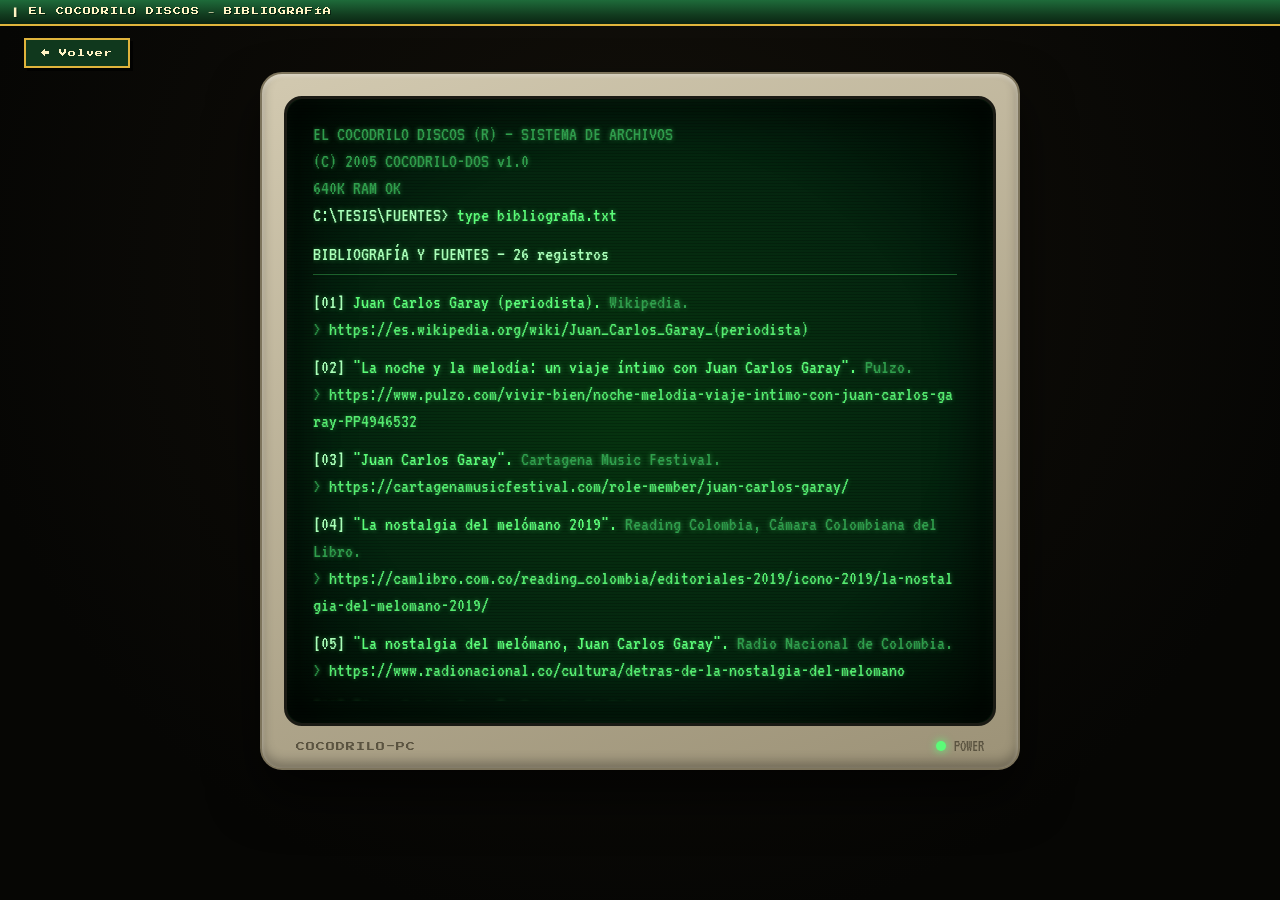
<file: bibliografia.html>
<!DOCTYPE html>
<html lang="es">
<head>
<meta charset="UTF-8" />
<meta name="viewport" content="width=device-width, initial-scale=1.0" />
<title>Bibliografía y fuentes | El Cocodrilo Discos</title>

<!-- ====== ESTILOS (puedes mover esto a bibliografia.css) ====== -->
<style>
@import url('https://fonts.googleapis.com/css2?family=Press+Start+2P&family=VT323&display=swap');

:root{
  --oro:#e0b43c; --verde:#123d20; --verde-claro:#1e6b3a; --verde-oscuro:#0a2412; --crema:#fff4c4;
  --p:#5bfb78;        /* fósforo verde brillante */
  --p-dim:#2f9d4c;    /* verde apagado */
  --p-bright:#aaffb9;
  --pantalla:#04230f;
}
*{margin:0;padding:0;box-sizing:border-box;}

body{
  background:radial-gradient(ellipse at 50% 30%, #14110b 0%, #060604 75%);
  min-height:100vh; overflow-y:auto;
  font-family:'VT323','Courier New',monospace; color:var(--p);
  display:flex; align-items:flex-start; justify-content:center;
  padding:54px 16px 50px;
}

.barra-titulo{
  position:fixed; top:0; left:0; right:0; height:26px;
  background:linear-gradient(180deg, var(--verde-claro) 0%, var(--verde) 60%, var(--verde-oscuro) 100%);
  border-bottom:2px solid var(--oro); color:var(--crema);
  font-family:'Press Start 2P',monospace; font-size:8px; letter-spacing:1px;
  display:flex; align-items:center; padding-left:14px; z-index:100; text-shadow:1px 1px 0 var(--verde-oscuro);
}
.volver{
  position:fixed; top:38px; left:24px; z-index:80;
  padding:9px 15px; background:rgba(18,61,32,.92); color:var(--crema);
  border:2px solid var(--oro); text-decoration:none;
  font-family:'Press Start 2P',monospace; font-size:8px; letter-spacing:1px;
  box-shadow:3px 3px 0 rgba(0,0,0,.7); transition:transform .12s, background .12s;
}
.volver:hover{ transform:translate(-2px,-2px); background:var(--verde-claro); }

/* ====== MONITOR ====== */
.monitor{
  width:760px; max-width:96vw; margin-top:18px;
  background:linear-gradient(160deg, #d2c9b0, #9c9277);
  border-radius:22px; padding:22px 22px 8px;
  box-shadow:0 26px 50px rgba(0,0,0,.6), inset 0 2px 4px rgba(255,255,255,.4), inset 0 -6px 12px rgba(0,0,0,.3);
  border:2px solid #7d745c;
}

/* pantalla */
.pantalla{
  position:relative; height:70vh; min-height:430px; overflow:hidden;
  background:radial-gradient(ellipse at center, #06340f 0%, var(--pantalla) 70%, #021608 100%);
  border-radius:18px; border:3px solid #1a1a14;
  box-shadow:inset 0 0 60px rgba(0,0,0,.9), inset 0 0 14px rgba(91,251,120,.15);
  padding:22px 26px;
  animation:encendido 1.6s ease;
}
@keyframes encendido{ from{ filter:brightness(2.2); transform:scaleY(.6); opacity:.2; } to{ filter:none; transform:none; opacity:1; } }
.pantalla::after{ /* scanlines + viñeta */
  content:''; position:absolute; inset:0; pointer-events:none; border-radius:18px;
  background:
    repeating-linear-gradient(0deg, transparent 0 2px, rgba(0,0,0,.18) 2px 3px),
    radial-gradient(ellipse at center, transparent 60%, rgba(0,0,0,.5) 100%);
  animation:flick .14s steps(2) infinite;
}
@keyframes flick{ 0%{opacity:.96} 100%{opacity:1} }

/* contenido scrolleable */
.term{ position:relative; z-index:1; height:100%; overflow-y:auto; padding-right:10px;
  font-size:20px; line-height:1.35; text-shadow:0 0 5px rgba(91,251,120,.45); }
.term::-webkit-scrollbar{ width:10px; }
.term::-webkit-scrollbar-track{ background:rgba(91,251,120,.05); }
.term::-webkit-scrollbar-thumb{ background:rgba(91,251,120,.35); border-radius:0; }

.boot{ color:var(--p-dim); }
.cmd{ color:var(--p-bright); }
.cmd .c{ color:var(--p); }
.head{ color:var(--p-bright); margin:12px 0 14px; border-bottom:1px solid rgba(91,251,120,.3); padding-bottom:6px; }

.reg{ margin-bottom:11px; }
.reg .l1{ color:var(--p); }
.reg .n{ color:var(--p-bright); }
.reg .src{ color:var(--p-dim); }
.reg a{ color:var(--p); text-decoration:none; word-break:break-all; opacity:.92; }
.reg a:hover{ background:var(--p); color:var(--pantalla); text-shadow:none; }
.reg a::before{ content:'> '; color:var(--p-dim); }

.prompt{ margin-top:16px; color:var(--p-bright); }
.cursor{ display:inline-block; width:11px; height:20px; background:var(--p); margin-left:2px; vertical-align:-3px; animation:parp .8s step-end infinite; }
@keyframes parp{ 0%,100%{opacity:1} 50%{opacity:0} }

/* chin del monitor */
.chin{ display:flex; align-items:center; justify-content:space-between; padding:12px 12px 6px; }
.marca{ font-family:'Press Start 2P',monospace; font-size:9px; color:#5a5340; letter-spacing:1px; }
.led{ display:flex; align-items:center; gap:8px; font-family:'VT323',monospace; font-size:16px; color:#5a5340; }
.led .luz{ width:10px; height:10px; border-radius:50%; background:#5bfb78; box-shadow:0 0 8px #5bfb78; animation:parp 1.6s step-end infinite; }

@media(max-width:560px){
  .term{ font-size:17px; }
  .pantalla{ padding:16px 16px; }
}
</style>
</head>

<body>
  <div class="barra-titulo">▌ EL COCODRILO DISCOS  ─  BIBLIOGRAFÍA</div>
  <a href="index.html?dentro=1" class="volver">← Volver</a>

  <div class="monitor">
    <div class="pantalla">
      <div class="term" id="term">
        <div class="boot">EL COCODRILO DISCOS (R) — SISTEMA DE ARCHIVOS<br>(C) 2005  COCODRILO-DOS  v1.0<br>640K RAM  OK</div>
        <div class="cmd">C:\TESIS\FUENTES&gt; <span class="c">type bibliografia.txt</span></div>
        <div class="head">BIBLIOGRAFÍA Y FUENTES — 26 registros</div>

        <div class="reg"><div class="l1"><span class="n">[01]</span> Juan Carlos Garay (periodista). <span class="src">Wikipedia.</span></div><a href="https://es.wikipedia.org/wiki/Juan_Carlos_Garay_(periodista)" target="_blank" rel="noopener">https://es.wikipedia.org/wiki/Juan_Carlos_Garay_(periodista)</a></div>
        <div class="reg"><div class="l1"><span class="n">[02]</span> "La noche y la melodía: un viaje íntimo con Juan Carlos Garay". <span class="src">Pulzo.</span></div><a href="https://www.pulzo.com/vivir-bien/noche-melodia-viaje-intimo-con-juan-carlos-garay-PP4946532" target="_blank" rel="noopener">https://www.pulzo.com/vivir-bien/noche-melodia-viaje-intimo-con-juan-carlos-garay-PP4946532</a></div>
        <div class="reg"><div class="l1"><span class="n">[03]</span> "Juan Carlos Garay". <span class="src">Cartagena Music Festival.</span></div><a href="https://cartagenamusicfestival.com/role-member/juan-carlos-garay/" target="_blank" rel="noopener">https://cartagenamusicfestival.com/role-member/juan-carlos-garay/</a></div>
        <div class="reg"><div class="l1"><span class="n">[04]</span> "La nostalgia del melómano 2019". <span class="src">Reading Colombia, Cámara Colombiana del Libro.</span></div><a href="https://camlibro.com.co/reading_colombia/editoriales-2019/icono-2019/la-nostalgia-del-melomano-2019/" target="_blank" rel="noopener">https://camlibro.com.co/reading_colombia/editoriales-2019/icono-2019/la-nostalgia-del-melomano-2019/</a></div>
        <div class="reg"><div class="l1"><span class="n">[05]</span> "La nostalgia del melómano, Juan Carlos Garay". <span class="src">Radio Nacional de Colombia.</span></div><a href="https://www.radionacional.co/cultura/detras-de-la-nostalgia-del-melomano" target="_blank" rel="noopener">https://www.radionacional.co/cultura/detras-de-la-nostalgia-del-melomano</a></div>
        <div class="reg"><div class="l1"><span class="n">[06]</span> "Juan Carlos Garay". <span class="src">Revista El Malpensante.</span></div><a href="https://elmalpensante.com/autor/juan-carlos-garay" target="_blank" rel="noopener">https://elmalpensante.com/autor/juan-carlos-garay</a></div>
        <div class="reg"><div class="l1"><span class="n">[07]</span> "Juan Carlos Garay Acevedo". <span class="src">Ícono Editorial.</span></div><a href="https://www.iconoeditorial.com/juan-carlos-garay-acevedo/" target="_blank" rel="noopener">https://www.iconoeditorial.com/juan-carlos-garay-acevedo/</a></div>
        <div class="reg"><div class="l1"><span class="n">[08]</span> "La nostalgia del melómano". <span class="src">La Nación.</span></div><a href="https://www.lanacion.com.ar/espectaculos/la-nostalgia-del-melomano-nid745517/" target="_blank" rel="noopener">https://www.lanacion.com.ar/espectaculos/la-nostalgia-del-melomano-nid745517/</a></div>
        <div class="reg"><div class="l1"><span class="n">[09]</span> "La canción de la luna". <span class="src">Mohán-Crítica Literaria.</span></div><a href="http://criticamohan.blogspot.com/2011/05/la-cancion-de-la-luna.html" target="_blank" rel="noopener">http://criticamohan.blogspot.com/2011/05/la-cancion-de-la-luna.html</a></div>
        <div class="reg"><div class="l1"><span class="n">[10]</span> "Entrevista: Juan Carlos Garay sobre el libro Balsa de fuego". <span class="src">Revista Semana.</span></div><a href="https://www.semana.com/entrevista-juan-carlos-garay-sobre-el-libro-balsa-de-fuego/495696/" target="_blank" rel="noopener">https://www.semana.com/entrevista-juan-carlos-garay-sobre-el-libro-balsa-de-fuego/495696/</a></div>
        <div class="reg"><div class="l1"><span class="n">[11]</span> Borealis, Juan Carlos Garay. <span class="src">Tornamesa.</span></div><a href="https://www.tornamesa.co/libro/borealis_100556" target="_blank" rel="noopener">https://www.tornamesa.co/libro/borealis_100556</a></div>
        <div class="reg"><div class="l1"><span class="n">[12]</span> "Un libro para melómanos". <span class="src">Revistas UNAB.</span></div><a href="https://revistas.unab.edu.co/index.php/laterceraorilla/article/download/3082/2575/9361" target="_blank" rel="noopener">https://revistas.unab.edu.co/index.php/laterceraorilla/article/download/3082/2575/9361</a></div>
        <div class="reg"><div class="l1"><span class="n">[13]</span> La nostalgia del melómano, Juan Carlos Garay. <span class="src">Storytel México.</span></div><a href="https://www.storytel.com/co/books/la-nostalgia-del-mel%C3%B3mano-536852" target="_blank" rel="noopener">https://www.storytel.com/co/books/la-nostalgia-del-mel%C3%B3mano-536852</a></div>
        <div class="reg"><div class="l1"><span class="n">[14]</span> La nostalgia del melómano, Juan Carlos Garay. <span class="src">Google Books.</span></div><a href="https://books.google.com/books/about/La_nostalgia_del_mel%C3%B3mano.html?id=e-YvAAAAIAAJ" target="_blank" rel="noopener">https://books.google.com/books/about/La_nostalgia_del_mel%C3%B3mano.html?id=e-YvAAAAIAAJ</a></div>
        <div class="reg"><div class="l1"><span class="n">[15]</span> La nostalgia del melómano, Juan Carlos Garay. <span class="src">Buscalibre Chile.</span></div><a href="https://www.buscalibre.cl/libro-la-nostalgia-del-melomano/9789585472143/p/53196592" target="_blank" rel="noopener">https://www.buscalibre.cl/libro-la-nostalgia-del-melomano/9789585472143/p/53196592</a></div>
        <div class="reg"><div class="l1"><span class="n">[16]</span> "Literatura colombiana: ocho novelas sobre música". <span class="src">Radio Nacional de Colombia.</span></div><a href="https://www.radionacional.co/cultura/literatura/literatura-colombiana-ocho-novelas-sobre-musica" target="_blank" rel="noopener">https://www.radionacional.co/cultura/literatura/literatura-colombiana-ocho-novelas-sobre-musica</a></div>
        <div class="reg"><div class="l1"><span class="n">[17]</span> "Literatura y música: cuento, novela y poesía colombiana del siglo XXI". <span class="src">ResearchGate.</span></div><a href="https://www.researchgate.net/publication/384327410_Literatura_y_musica_Cuento_novela_y_poesia_colombiana_del_siglo_XXI" target="_blank" rel="noopener">https://www.researchgate.net/publication/384327410_Literatura_y_musica_Cuento_novela_y_poesia_colombiana_del_siglo_XXI</a></div>
        <div class="reg"><div class="l1"><span class="n">[18]</span> La nostalgia del melómano. <span class="src">Ícono Editorial.</span></div><a href="https://www.iconoeditorial.com/product/la-nostalgia-del-melomano/" target="_blank" rel="noopener">https://www.iconoeditorial.com/product/la-nostalgia-del-melomano/</a></div>
        <div class="reg"><div class="l1"><span class="n">[19]</span> La nostalgia del melómano, Juan Carlos Garay. <span class="src">Buscalibre Colombia.</span></div><a href="https://www.buscalibre.com.co/libro-la-nostalgia-del-melomano/9789585472143/p/53196592" target="_blank" rel="noopener">https://www.buscalibre.com.co/libro-la-nostalgia-del-melomano/9789585472143/p/53196592</a></div>
        <div class="reg"><div class="l1"><span class="n">[20]</span> La nostalgia del melómano, Juan Carlos Garay. <span class="src">Tornamesa.</span></div><a href="https://www.tornamesa.co/libro/la-nostalgia-del-melomano_79852" target="_blank" rel="noopener">https://www.tornamesa.co/libro/la-nostalgia-del-melomano_79852</a></div>
        <div class="reg"><div class="l1"><span class="n">[21]</span> "Ed Sheeran". <span class="src">Rolling Stone en Español.</span></div><a href="https://es.rollingstone.com/wp-content/uploads/2024/07/RSEE_17_ED_SHEEERAN_ABR.pdf" target="_blank" rel="noopener">https://es.rollingstone.com/wp-content/uploads/2024/07/RSEE_17_ED_SHEEERAN_ABR.pdf</a></div>
        <div class="reg"><div class="l1"><span class="n">[22]</span> Encuesta Nacional de Lectura — ENLEC. <span class="src">DANE.</span></div><a href="https://www.dane.gov.co/index.php/estadisticas-por-tema/cultura/encuesta-nacional-de-lectura-enlec" target="_blank" rel="noopener">https://www.dane.gov.co/index.php/estadisticas-por-tema/cultura/encuesta-nacional-de-lectura-enlec</a></div>
        <div class="reg"><div class="l1"><span class="n">[23]</span> "Hábitos de lectura, asistencia a bibliotecas y compra de libros en Colombia 2023". <span class="src">Cámara Colombiana del Libro.</span></div><a href="https://camlibro.com.co/habitos-de-lectura-2023/" target="_blank" rel="noopener">https://camlibro.com.co/habitos-de-lectura-2023/</a></div>
        <div class="reg"><div class="l1"><span class="n">[24]</span> "Hábito de lectura en Colombia". <span class="src">Tomás Noticias, Universidad Santo Tomás.</span></div><a href="https://tomasnoticias.usta.edu.co/h%C3%A1bito-de-lectura-en-colombia" target="_blank" rel="noopener">https://tomasnoticias.usta.edu.co/h%C3%A1bito-de-lectura-en-colombia</a></div>
        <div class="reg"><div class="l1"><span class="n">[25]</span> "Wattpad y lectura digital: incremento de hábitos de lectura en jóvenes". <span class="src">ResearchGate.</span></div><a href="https://www.researchgate.net/publication/377548459_Wattpad_y_lectura_digital_incremento_de_habitos_de_lectura_en_jovenes" target="_blank" rel="noopener">https://www.researchgate.net/publication/377548459_Wattpad_y_lectura_digital_incremento_de_habitos_de_lectura_en_jovenes</a></div>
        <div class="reg"><div class="l1"><span class="n">[26]</span> "Prácticas y percepciones de lectura en adolescentes y jóvenes". <span class="src">Organización de Estados Iberoamericanos.</span></div><a href="https://oei.int/wp-content/uploads/2026/01/digital-oei-praucticas-y-percepciones-de-lectura-en-adolescentes-y-jouvenes-estudio-exploratorio-2025.pdf" target="_blank" rel="noopener">https://oei.int/wp-content/uploads/2026/01/digital-oei-praucticas-y-percepciones-de-lectura-en-adolescentes-y-jouvenes-estudio-exploratorio-2025.pdf</a></div>

        <div class="prompt">C:\TESIS\FUENTES&gt; _<span class="cursor"></span></div>
      </div>
    </div>

    <div class="chin">
      <div class="marca">COCODRILO-PC</div>
      <div class="led"><span class="luz"></span> POWER</div>
    </div>
  </div>
</body>
</html>
</file>
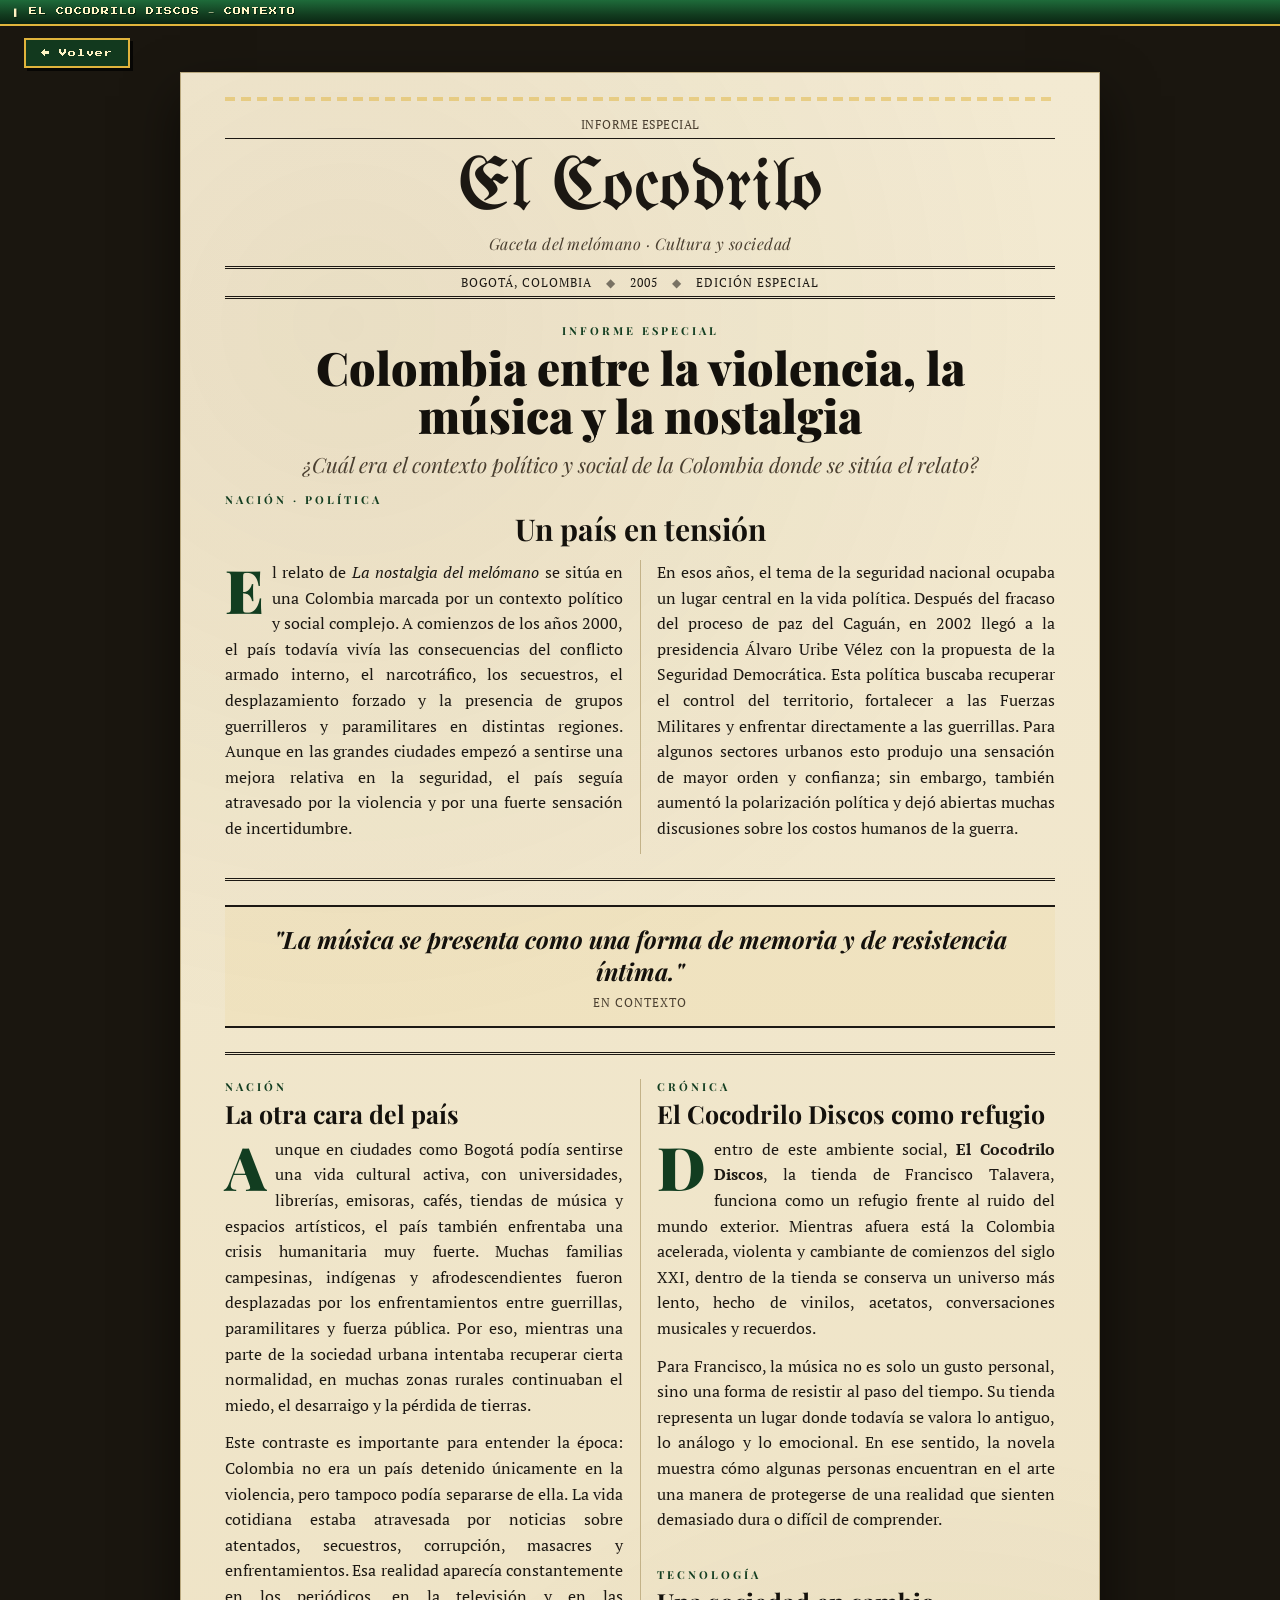
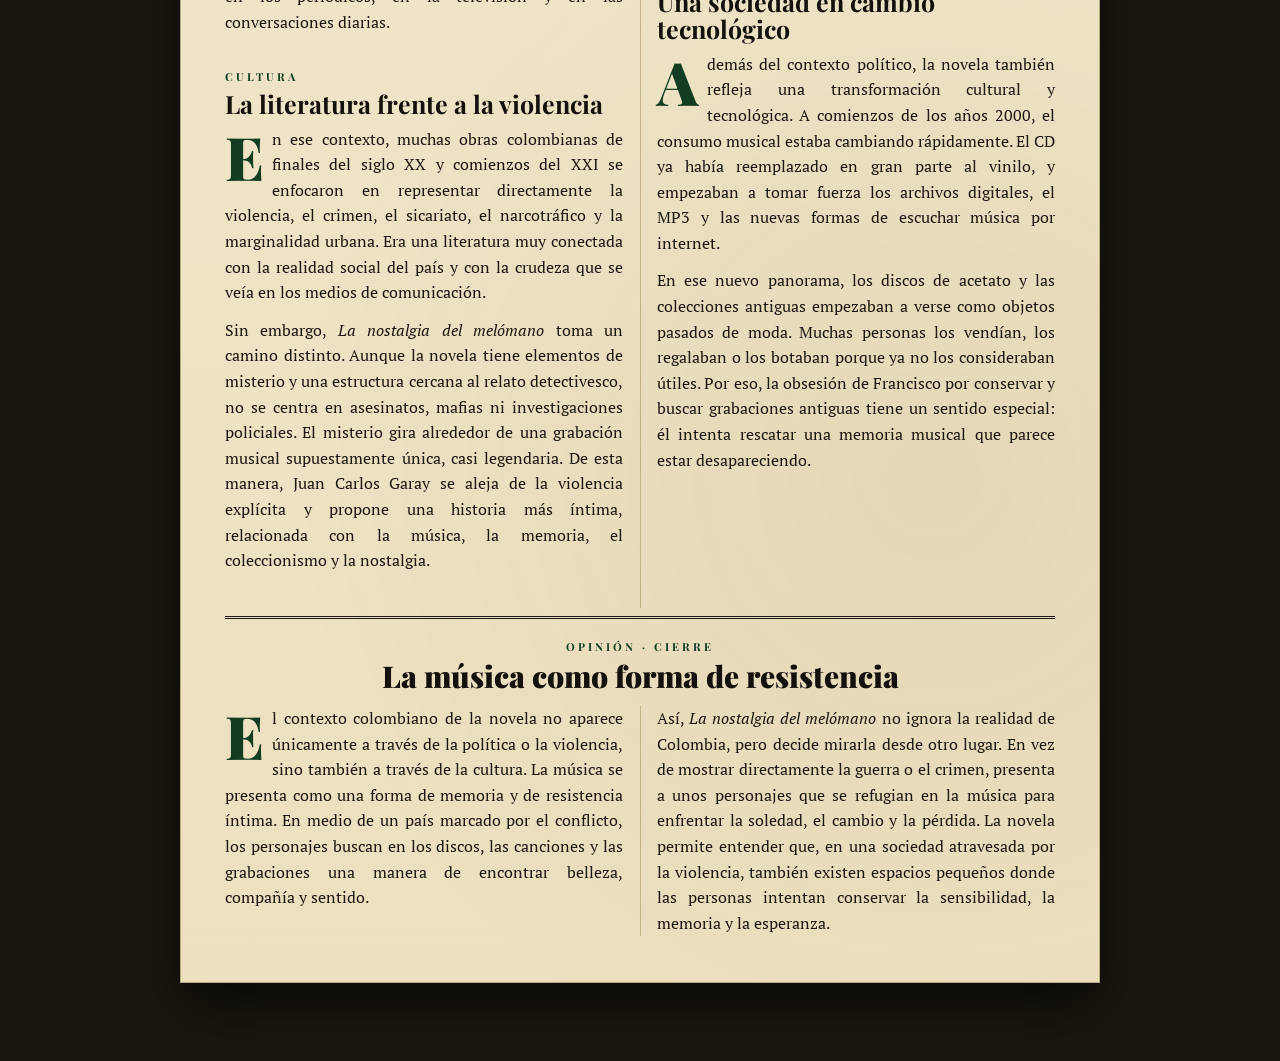
<file: contexto.html>
<!DOCTYPE html>
<html lang="es">
<head>
<meta charset="UTF-8" />
<meta name="viewport" content="width=device-width, initial-scale=1.0" />
<title>Contexto | El Cocodrilo Discos</title>

<!-- ====== ESTILOS (puedes mover esto a contexto.css) ====== -->
<style>
@import url('https://fonts.googleapis.com/css2?family=Press+Start+2P&family=Playfair+Display:ital,wght@0,400;0,700;0,900;1,400;1,700&family=PT+Serif:ital,wght@0,400;0,700;1,400&family=UnifrakturMaguntia&display=swap');

:root{
  --oro:#e0b43c;
  --verde:#123d20;
  --verde-claro:#1e6b3a;
  --verde-oscuro:#0a2412;
  --papel:#f3ead2;
  --papel-2:#ece0c0;
  --tinta:#1c1813;
  --tinta-suave:#4a3f30;
  --fondo:#15110b;
}

*{margin:0;padding:0;box-sizing:border-box;}

body{
  background:#1a160f;
  min-height:100vh;
  overflow-y:auto;
  font-family:'PT Serif', Georgia, serif;
  color:var(--tinta);
  padding:54px 16px 60px;
}

/* ── Barra de título + Volver ── */
.barra-titulo{
  position:fixed; top:0; left:0; right:0; height:26px;
  background:linear-gradient(180deg, var(--verde-claro) 0%, var(--verde) 60%, var(--verde-oscuro) 100%);
  border-bottom:2px solid var(--oro); color:#fff4c4;
  font-family:'Press Start 2P',monospace; font-size:8px; letter-spacing:1px;
  display:flex; align-items:center; padding-left:14px;
  z-index:100; text-shadow:1px 1px 0 var(--verde-oscuro);
}
.volver{
  position:fixed; top:38px; left:24px; z-index:80;
  padding:9px 15px; background:rgba(18,61,32,.92); color:#fff4c4;
  border:2px solid var(--oro); text-decoration:none;
  font-family:'Press Start 2P',monospace; font-size:8px; letter-spacing:1px;
  box-shadow:3px 3px 0 rgba(0,0,0,.7); transition:transform .12s, background .12s;
}
.volver:hover{ transform:translate(-2px,-2px); background:var(--verde-claro); }

/* ====== HOJA DE PERIÓDICO ====== */
.periodico{
  max-width:920px; margin:18px auto;
  background:
    radial-gradient(circle at 18% 10%, rgba(120,90,40,.08), transparent 30%),
    radial-gradient(circle at 82% 80%, rgba(120,90,40,.08), transparent 30%),
    linear-gradient(180deg, var(--papel), var(--papel-2));
  border:1px solid #b9a87e;
  box-shadow:0 24px 50px rgba(0,0,0,.55);
  padding:34px 44px 46px;
}
.periodico::before{
  content:''; display:block; height:4px; margin:-10px 0 16px;
  background:repeating-linear-gradient(90deg, var(--oro) 0 10px, transparent 10px 16px);
  opacity:.5;
}

/* ── Cabecera ── */
.meta-top{
  display:flex; justify-content:center; align-items:center;
  font-family:'PT Serif',serif; font-size:12px; letter-spacing:.5px;
  color:var(--tinta-suave); text-transform:uppercase;
  border-bottom:1px solid var(--tinta); padding-bottom:6px;
}
.nameplate{
  font-family:'UnifrakturMaguntia', serif; font-weight:400;
  font-size:74px; line-height:1; text-align:center;
  color:var(--tinta); margin:14px 0 6px;
}
.tagline{
  text-align:center; font-family:'Playfair Display',serif; font-style:italic;
  font-size:16px; color:var(--tinta-suave); letter-spacing:.5px;
}
.fecha-row{
  display:flex; justify-content:center; gap:14px; align-items:center;
  font-family:'PT Serif',serif; font-size:12px; letter-spacing:1px;
  text-transform:uppercase; color:var(--tinta);
  border-top:3px double var(--tinta); border-bottom:3px double var(--tinta);
  margin-top:12px; padding:6px 0;
}
.fecha-row span{ opacity:.55; }

/* ── Kickers ── */
.kicker{
  font-family:'Playfair Display',serif; font-weight:700;
  font-size:11px; letter-spacing:3px; text-transform:uppercase;
  color:var(--verde); margin-bottom:6px;
}

/* ── Banner del informe ── */
.banner{ margin-top:24px; text-align:center; }
.titular{
  font-family:'Playfair Display',serif; font-weight:900;
  font-size:46px; line-height:1.04; color:#14110c; margin:4px auto 10px;
  max-width:760px;
}
.subtitular{
  font-family:'Playfair Display',serif; font-style:italic; font-weight:400;
  font-size:21px; color:var(--tinta-suave);
  max-width:680px; margin:0 auto 14px; line-height:1.35;
}
.byline{
  font-size:12px; letter-spacing:1px; text-transform:uppercase;
  color:var(--tinta-suave);
  border-top:1px solid var(--tinta); border-bottom:1px solid var(--tinta);
  padding:6px 0; margin:0 auto 20px; max-width:440px;
}

/* ── Texto en columnas ── */
.cols{ column-count:2; column-gap:34px; column-rule:1px solid #c3b288; }
.cols p, .seccion p{
  font-size:16px; line-height:1.6; text-align:justify;
  margin-bottom:12px; hyphens:auto;
}
.dropcap::first-letter{
  float:left; font-family:'Playfair Display',serif; font-weight:900;
  font-size:60px; line-height:.78; padding:6px 8px 0 0; color:var(--verde);
}

/* ── Separadores ── */
.separador{ height:0; border-top:3px double var(--tinta); margin:24px 0; }

/* ── Recuadro destacado ── */
.recuadro{
  border-top:2px solid var(--tinta); border-bottom:2px solid var(--tinta);
  padding:16px 24px; margin:8px 0; text-align:center;
  background:rgba(224,180,60,.08);
}
.recuadro blockquote{
  font-family:'Playfair Display',serif; font-style:italic; font-weight:700;
  font-size:24px; line-height:1.35; color:#14110c;
}
.recuadro .cita-pie{
  font-family:'PT Serif',serif; font-size:12px;
  letter-spacing:1px; text-transform:uppercase; color:var(--tinta-suave); margin-top:8px;
}

/* ── Secciones empacadas (estilo diario) ── */
.secciones{
  column-count:2; column-gap:34px; column-rule:1px solid #c3b288;
  margin-top:6px;
}
.seccion{
  break-inside:avoid; -webkit-column-break-inside:avoid;
  display:inline-block; width:100%; margin-bottom:22px;
}
.seccion h3{
  font-family:'Playfair Display',serif; font-weight:700; font-size:25px;
  line-height:1.1; color:#14110c; margin-bottom:9px;
}

/* ── Cierre / editorial ── */
.cierre{ margin-top:8px; border-top:3px double var(--tinta); padding-top:20px; }
.cierre h3{
  font-family:'Playfair Display',serif; font-weight:900; font-size:30px;
  line-height:1.08; color:#14110c; text-align:center; margin-bottom:6px;
}
.cierre .kicker{ text-align:center; }

@media(max-width:760px){
  .nameplate{ font-size:52px; }
  .titular{ font-size:32px; }
  .cols, .secciones{ column-count:1; }
}
</style>
</head>

<body>
  <div class="barra-titulo">▌ EL COCODRILO DISCOS  ─  CONTEXTO</div>
  <a href="index.html?dentro=1" class="volver">← Volver</a>

  <div class="periodico">
    <!-- CABECERA -->
    <header>
      <div class="meta-top">
        <span>Informe especial</span>
      </div>
      <h1 class="nameplate">El Cocodrilo</h1>
      <div class="tagline">Gaceta del melómano · Cultura y sociedad</div>
      <div class="fecha-row">
        Bogotá, Colombia <span>◆</span> 2005 <span>◆</span> Edición especial
      </div>
    </header>

    <!-- BANNER DEL INFORME -->
    <div class="banner">
      <div class="kicker">Informe especial</div>
      <h2 class="titular">Colombia entre la violencia, la música y la nostalgia</h2>
      <div class="subtitular">¿Cuál era el contexto político y social de la Colombia donde se sitúa el relato?</div>
    </div>

    <!-- NOTA PRINCIPAL -->
    <article class="seccion" style="display:block; margin-bottom:0;">
      <div class="kicker">Nación · Política</div>
      <h3 style="font-size:30px; text-align:center; margin-bottom:14px;">Un país en tensión</h3>
      <div class="cols">
        <p class="dropcap">El relato de <em>La nostalgia del melómano</em> se sitúa en una Colombia marcada por un contexto político y social complejo. A comienzos de los años 2000, el país todavía vivía las consecuencias del conflicto armado interno, el narcotráfico, los secuestros, el desplazamiento forzado y la presencia de grupos guerrilleros y paramilitares en distintas regiones. Aunque en las grandes ciudades empezó a sentirse una mejora relativa en la seguridad, el país seguía atravesado por la violencia y por una fuerte sensación de incertidumbre.</p>
        <p>En esos años, el tema de la seguridad nacional ocupaba un lugar central en la vida política. Después del fracaso del proceso de paz del Caguán, en 2002 llegó a la presidencia Álvaro Uribe Vélez con la propuesta de la Seguridad Democrática. Esta política buscaba recuperar el control del territorio, fortalecer a las Fuerzas Militares y enfrentar directamente a las guerrillas. Para algunos sectores urbanos esto produjo una sensación de mayor orden y confianza; sin embargo, también aumentó la polarización política y dejó abiertas muchas discusiones sobre los costos humanos de la guerra.</p>
      </div>
    </article>

    <div class="separador"></div>

    <!-- RECUADRO DESTACADO -->
    <aside class="recuadro">
      <blockquote>"La música se presenta como una forma de memoria y de resistencia íntima."</blockquote>
      <div class="cita-pie">En contexto</div>
    </aside>

    <div class="separador"></div>

    <!-- SECCIONES INTERMEDIAS -->
    <div class="secciones">
      <article class="seccion">
        <div class="kicker">Nación</div>
        <h3>La otra cara del país</h3>
        <p class="dropcap">Aunque en ciudades como Bogotá podía sentirse una vida cultural activa, con universidades, librerías, emisoras, cafés, tiendas de música y espacios artísticos, el país también enfrentaba una crisis humanitaria muy fuerte. Muchas familias campesinas, indígenas y afrodescendientes fueron desplazadas por los enfrentamientos entre guerrillas, paramilitares y fuerza pública. Por eso, mientras una parte de la sociedad urbana intentaba recuperar cierta normalidad, en muchas zonas rurales continuaban el miedo, el desarraigo y la pérdida de tierras.</p>
        <p>Este contraste es importante para entender la época: Colombia no era un país detenido únicamente en la violencia, pero tampoco podía separarse de ella. La vida cotidiana estaba atravesada por noticias sobre atentados, secuestros, corrupción, masacres y enfrentamientos. Esa realidad aparecía constantemente en los periódicos, en la televisión y en las conversaciones diarias.</p>
      </article>

      <article class="seccion">
        <div class="kicker">Cultura</div>
        <h3>La literatura frente a la violencia</h3>
        <p class="dropcap">En ese contexto, muchas obras colombianas de finales del siglo XX y comienzos del XXI se enfocaron en representar directamente la violencia, el crimen, el sicariato, el narcotráfico y la marginalidad urbana. Era una literatura muy conectada con la realidad social del país y con la crudeza que se veía en los medios de comunicación.</p>
        <p>Sin embargo, <em>La nostalgia del melómano</em> toma un camino distinto. Aunque la novela tiene elementos de misterio y una estructura cercana al relato detectivesco, no se centra en asesinatos, mafias ni investigaciones policiales. El misterio gira alrededor de una grabación musical supuestamente única, casi legendaria. De esta manera, Juan Carlos Garay se aleja de la violencia explícita y propone una historia más íntima, relacionada con la música, la memoria, el coleccionismo y la nostalgia.</p>
      </article>

      <article class="seccion">
        <div class="kicker">Crónica</div>
        <h3>El Cocodrilo Discos como refugio</h3>
        <p class="dropcap">Dentro de este ambiente social, <strong>El Cocodrilo Discos</strong>, la tienda de Francisco Talavera, funciona como un refugio frente al ruido del mundo exterior. Mientras afuera está la Colombia acelerada, violenta y cambiante de comienzos del siglo XXI, dentro de la tienda se conserva un universo más lento, hecho de vinilos, acetatos, conversaciones musicales y recuerdos.</p>
        <p>Para Francisco, la música no es solo un gusto personal, sino una forma de resistir al paso del tiempo. Su tienda representa un lugar donde todavía se valora lo antiguo, lo análogo y lo emocional. En ese sentido, la novela muestra cómo algunas personas encuentran en el arte una manera de protegerse de una realidad que sienten demasiado dura o difícil de comprender.</p>
      </article>

      <article class="seccion">
        <div class="kicker">Tecnología</div>
        <h3>Una sociedad en cambio tecnológico</h3>
        <p class="dropcap">Además del contexto político, la novela también refleja una transformación cultural y tecnológica. A comienzos de los años 2000, el consumo musical estaba cambiando rápidamente. El CD ya había reemplazado en gran parte al vinilo, y empezaban a tomar fuerza los archivos digitales, el MP3 y las nuevas formas de escuchar música por internet.</p>
        <p>En ese nuevo panorama, los discos de acetato y las colecciones antiguas empezaban a verse como objetos pasados de moda. Muchas personas los vendían, los regalaban o los botaban porque ya no los consideraban útiles. Por eso, la obsesión de Francisco por conservar y buscar grabaciones antiguas tiene un sentido especial: él intenta rescatar una memoria musical que parece estar desapareciendo.</p>
      </article>
    </div>

    <!-- CIERRE / EDITORIAL -->
    <article class="cierre">
      <div class="kicker">Opinión · Cierre</div>
      <h3>La música como forma de resistencia</h3>
      <div class="cols" style="margin-top:14px;">
        <p class="dropcap">El contexto colombiano de la novela no aparece únicamente a través de la política o la violencia, sino también a través de la cultura. La música se presenta como una forma de memoria y de resistencia íntima. En medio de un país marcado por el conflicto, los personajes buscan en los discos, las canciones y las grabaciones una manera de encontrar belleza, compañía y sentido.</p>
        <p>Así, <em>La nostalgia del melómano</em> no ignora la realidad de Colombia, pero decide mirarla desde otro lugar. En vez de mostrar directamente la guerra o el crimen, presenta a unos personajes que se refugian en la música para enfrentar la soledad, el cambio y la pérdida. La novela permite entender que, en una sociedad atravesada por la violencia, también existen espacios pequeños donde las personas intentan conservar la sensibilidad, la memoria y la esperanza.</p>
      </div>
    </article>
  </div>
</body>
</html>
</file>
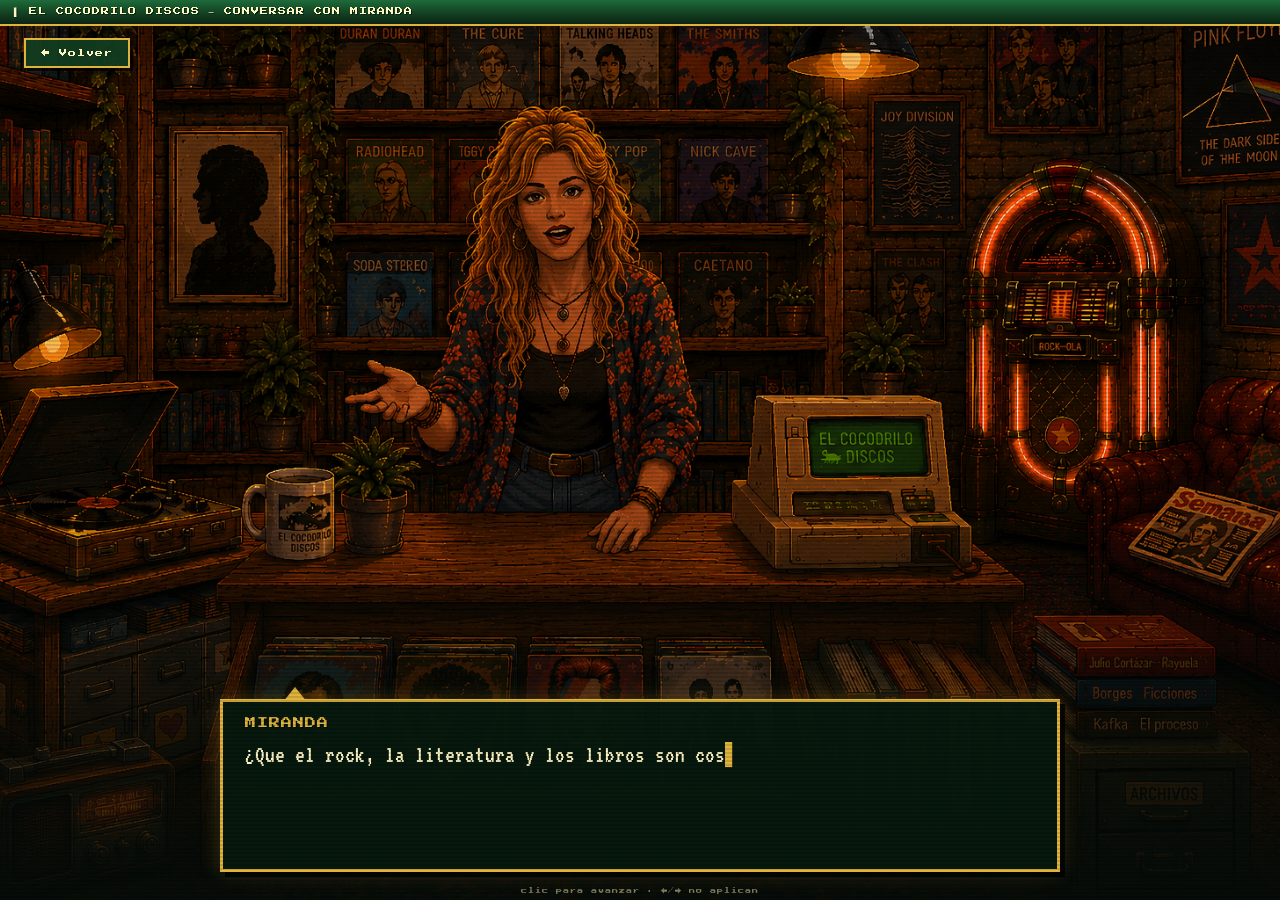
<file: conversar.html>
<!DOCTYPE html>
<html lang="es">
<head>
<meta charset="UTF-8" />
<meta name="viewport" content="width=device-width, initial-scale=1.0" />
<title>Conversar con Miranda | El Cocodrilo Discos</title>

<!-- ====== ESTILOS (puedes mover esto a conversar.css) ====== -->
<style>
@import url('https://fonts.googleapis.com/css2?family=Press+Start+2P&family=VT323&display=swap');

:root{
  --oro:#e0b43c;
  --oro-bright:#f5ca4e;
  --verde:#123d20;
  --verde-claro:#1e6b3a;
  --verde-oscuro:#0a2412;
  --crema:#fff4c4;
  --crema-dim:#f8e9b0;
  --fondo:#090909;
}

*{margin:0;padding:0;box-sizing:border-box;}

body{
  background:var(--fondo);
  height:100vh; overflow:hidden;
  font-family:'VT323','Courier New',monospace; color:var(--crema);
}
body::before{ content:''; position:fixed; inset:0; z-index:60; pointer-events:none;
  background:repeating-linear-gradient(0deg, transparent, transparent 2px, rgba(0,0,0,.12) 2px, rgba(0,0,0,.12) 4px); }

/* barra + volver */
.barra-titulo{
  position:fixed; top:0; left:0; right:0; height:26px;
  background:linear-gradient(180deg, var(--verde-claro) 0%, var(--verde) 60%, var(--verde-oscuro) 100%);
  border-bottom:2px solid var(--oro); color:var(--crema);
  font-family:'Press Start 2P',monospace; font-size:8px; letter-spacing:1px;
  display:flex; align-items:center; padding-left:14px;
  z-index:100; text-shadow:1px 1px 0 var(--verde-oscuro);
}
.volver{
  position:fixed; top:38px; left:24px; z-index:80;
  padding:9px 15px; background:rgba(18,61,32,.92); color:var(--crema);
  border:2px solid var(--oro); text-decoration:none;
  font-family:'Press Start 2P',monospace; font-size:8px; letter-spacing:1px;
  box-shadow:3px 3px 0 rgba(0,0,0,.7); transition:transform .12s, background .12s;
}
.volver:hover{ transform:translate(-2px,-2px); background:var(--verde-claro); }

/* ====== ESCENA ====== */
.escena{ position:relative; width:100vw; height:100vh; }
.fallback{
  position:absolute; inset:0; display:flex; align-items:center; justify-content:center;
  background:radial-gradient(ellipse at center, #2a8c8c 0%, #0a2412 75%);
  font-family:'Press Start 2P',monospace; font-size:30px; color:var(--crema); letter-spacing:3px;
}
.fondo{ position:absolute; inset:0; width:100%; height:100%; object-fit:cover; object-position:center; z-index:1; }

/* velo inferior para legibilidad */
.velo{ position:absolute; left:0; right:0; bottom:0; height:46%; z-index:2; pointer-events:none;
  background:linear-gradient(180deg, transparent, rgba(5,12,8,.92)); }

/* ====== CAJA DE DIÁLOGO ====== */
.caja{
  position:absolute; left:50%; bottom:28px; transform:translateX(-50%);
  width:90%; max-width:840px; z-index:10;
  background:rgba(7,26,14,.94); border:3px solid var(--oro);
  box-shadow:5px 5px 0 rgba(0,0,0,.8), 0 0 18px rgba(224,180,60,.25);
  padding:16px 22px 18px;
}
.caja::before{ /* puntita hacia arriba (hacia Miranda) */
  content:''; position:absolute; top:-15px; left:60px;
  border-left:12px solid transparent; border-right:12px solid transparent;
  border-bottom:15px solid var(--oro);
}
.nombre{ font-family:'Press Start 2P',monospace; font-size:11px; color:var(--oro);
  letter-spacing:1px; margin-bottom:10px; text-shadow:1px 1px 0 rgba(0,0,0,.5); }

/* fichas de datos (cuando aplica) */
.datos{ display:none; flex-wrap:wrap; gap:8px; margin-bottom:12px; }
.datos.activo{ display:flex; }
.chip{ background:rgba(224,180,60,.1); border:2px solid var(--oro); padding:5px 9px; min-width:96px; }
.chip b{ display:block; font-family:'Press Start 2P',monospace; font-size:11px; color:var(--oro-bright); }
.chip span{ font-size:15px; color:var(--crema-dim); }

/* texto que se escribe */
.texto{ font-size:24px; line-height:1.4; color:var(--crema); min-height:96px; }
.cursor-d{ color:var(--oro); }
.parpadea{ animation:parp .5s step-end infinite; }
@keyframes parp{ 0%,100%{opacity:1} 50%{opacity:0} }
.avanzar{ text-align:right; font-family:'Press Start 2P',monospace; font-size:10px; color:var(--oro);
  margin-top:6px; opacity:0; transition:opacity .2s; }

/* opciones de pregunta */
.opciones{ display:none; grid-template-columns:1fr 1fr; gap:9px; margin-top:4px; }
.opciones.activo{ display:grid; }
.opcion{
  background:rgba(18,61,32,.7); border:2px solid #2f6b42; color:var(--crema-dim);
  font-family:'VT323',monospace; font-size:20px; text-align:left; padding:9px 13px; cursor:pointer;
  transition:all .13s; display:flex; gap:8px; align-items:center;
}
.opcion::before{ content:'▶'; color:var(--oro); font-size:13px; }
.opcion:hover{ border-color:var(--oro); color:var(--crema); background:rgba(30,107,58,.7); transform:translateX(3px); }

.pista{ position:absolute; bottom:6px; left:50%; transform:translateX(-50%); z-index:10;
  font-family:'Press Start 2P',monospace; font-size:6px; color:rgba(248,233,176,.5); letter-spacing:1px; }

@media(max-width:720px){
  .texto{ font-size:20px; }
  .opciones{ grid-template-columns:1fr; }
  .caja{ bottom:20px; }
}
</style>
</head>

<body>
  <div class="barra-titulo">▌ EL COCODRILO DISCOS  ─  CONVERSAR CON MIRANDA</div>
  <a href="index.html?dentro=1" class="volver">← Volver</a>

  <main class="escena">
    <div class="fallback">MIRANDA</div>
    <img class="fondo" id="miranda" src="img/miranda-escucha.png" alt="Miranda" onerror="this.style.display='none'">
    <div class="velo"></div>

    <div class="caja" id="caja">
      <div class="nombre">MIRANDA</div>
      <div class="datos" id="datos"></div>
      <div class="texto" id="texto"></div>
      <div class="avanzar" id="avanzar">▶ continuar</div>
      <div class="opciones" id="opciones"></div>
    </div>

    <div class="pista">clic para avanzar · ←/→ no aplican</div>
  </main>

<!-- ====== LÓGICA (puedes mover esto a conversar.js) ====== -->
<script>
const ESCUCHA  = 'img/miranda-escucha.png';
const CONVERSA = 'img/miranda-conversa.png';

const intro = [
  '¿Que el rock, la literatura y los libros son cosa del pasado y que a los jóvenes ya no les interesan? Es lo que mucha gente cree...',
  'Pero déjame mostrarte por qué no estoy nada de acuerdo. Pregúntame lo que quieras.'
];

const temas = [
  {
    q:'¿Eso es cosa del pasado?',
    lineas:[
      'Para nada. La idea de que el rock, la literatura y los libros físicos son reliquias que ya no le interesan a nadie joven es, sencillamente, falsa.',
      'Lo que ocurre no es una extinción, sino una metamorfosis. Estas prácticas se transforman: por un lado se revaloriza lo material, y por otro aparecen nuevos espacios virtuales donde la gente se reúne alrededor de ellas.'
    ]
  },
  {
    q:'¿Qué dicen las cifras en Colombia?',
    datos:[
      { n:'2,7 → 3,75', l:'libros/año (general)' },
      { n:'5,45 → 6,91', l:'libros/año (lectores)' },
      { n:'72%', l:'se declara lector' },
      { n:'55%', l:'prefiere el papel' }
    ],
    lineas:[
      'En Colombia los números van para arriba, no para abajo. Según el DANE y la Cámara Colombiana del Libro, el hábito lector se fortaleció en los mayores de 18 años.',
      'Mira: el promedio anual de libros leídos pasó de 2,7 en 2017 a 3,75 en 2023. Y entre quienes ya leen, subió de 5,45 a 6,91. Hoy el 72% de la población se declara lectora.',
      'Lo más diciente: más de la mitad, un 55% de los lectores habituales, todavía prefiere el papel sobre lo digital. El soporte físico resiste y se revaloriza.'
    ]
  },
  {
    q:'¿Los jóvenes sí leen?',
    lineas:[
      'Sí. En el grupo de 10 a 22 años, el 58% se reconoce como lector habitual.',
      'No es que no lean: tienen barreras nuevas. Un 43,5% dice que le falta tiempo, y un 29,4% reconoce dificultades de concentración por la fragmentación de la atención digital.',
      'Pero el consumo no desapareció: se mudó. Plataformas como Wattpad y comunidades como BookTok, en TikTok, convirtieron la lectura en algo colectivo y social, y ya no solo en un acto íntimo y solitario.'
    ]
  },
  {
    q:'¿Cómo leen hoy los jóvenes?',
    lineas:[
      'Desde el celular, sobre todo. Consumen poesía breve, fanfiction y narrativa contemporánea de forma masiva, y entre ellos mismos vuelven famosas obras que ni siquiera pasaron por las grandes editoriales.',
      'Hay críticas válidas, eso sí: a veces priorizan la cantidad y la inmediatez por encima de una lectura crítica y profunda.',
      'Pero, curiosamente, el libro físico sigue siendo un objeto de deseo, casi un fetiche cultural, una forma de pertenencia e identidad para ellos.'
    ]
  },
  {
    q:'¿Y el vinilo y el rock?',
    lineas:[
      'Igualito. El vinilo y el rock están resurgiendo por el mismo principio: la resistencia de lo material frente a un mundo digital que lo desmaterializa todo.',
      'Vuelven los tornamesas y las ventas de vinilos suben año tras año. Las nuevas generaciones valoran el ritual de la escucha concentrada que el formato exige.',
      'El rock dejó de ser el rey absoluto de la radio masiva para volverse un género de culto, de alta fidelidad, con una mística que apela al valor del soporte físico... la misma mística analógica que vive en las páginas de Juan Carlos Garay.'
    ]
  },
  {
    q:'¿Cuál es tu conclusión?',
    lineas:[
      'Que no es el pasado: es otra forma de presente. El papel y el vinilo no se están extinguiendo, se están reinventando.',
      'Y a las nuevas generaciones sí les interesan... solo que los viven a su manera.'
    ]
  }
];

const miranda  = document.getElementById('miranda');
const fallback = document.querySelector('.fallback');
const textoEl  = document.getElementById('texto');
const avanzarEl= document.getElementById('avanzar');
const opcionesEl=document.getElementById('opciones');
const datosEl  = document.getElementById('datos');
const caja     = document.getElementById('caja');

let lineas = [], li = 0, alFinal = null;
let typing = false, typer = null, flap = null, lineaActual = '';
let abierto = false;

function setImg(src){ miranda.style.display='block'; miranda.src = src; }

/* construir opciones */
temas.forEach((t,i)=>{
  const b = document.createElement('button');
  b.className='opcion'; b.textContent = t.q;
  b.addEventListener('click', (e)=>{ e.stopPropagation(); responder(i); });
  opcionesEl.appendChild(b);
});

function responder(i){
  const t = temas[i];
  // datos
  if(t.datos){
    datosEl.innerHTML = t.datos.map(d=>`<div class="chip"><b>${d.n}</b><span>${d.l}</span></div>`).join('');
    datosEl.classList.add('activo');
  } else {
    datosEl.classList.remove('activo'); datosEl.innerHTML='';
  }
  hablar(t.lineas, mostrarOpciones);
}

function hablar(arr, cb){
  lineas = arr; li = 0; alFinal = cb;
  opcionesEl.classList.remove('activo');
  mostrarLinea();
}

function mostrarLinea(){
  lineaActual = lineas[li];
  textoEl.innerHTML = '<span id="tt"></span><span class="cursor-d parpadea">▌</span>';
  const tt = document.getElementById('tt');
  avanzarEl.style.opacity = 0;
  blip();

  // boca en movimiento mientras escribe
  let abierta = false;
  clearInterval(flap);
  flap = setInterval(()=>{ abierta = !abierta; setImg(abierta ? CONVERSA : ESCUCHA); }, 140);

  let i = 0;
  const vel = Math.max(11, Math.min(28, Math.floor(5200 / lineaActual.length)));
  typing = true;
  clearInterval(typer);
  typer = setInterval(()=>{
    tt.textContent = lineaActual.slice(0, i);
    if(i++ >= lineaActual.length){ terminarLinea(); }
  }, vel);
}

function terminarLinea(){
  clearInterval(typer); typer = null;
  clearInterval(flap); flap = null;
  typing = false;
  setImg(ESCUCHA);                 // boca cerrada al terminar
  textoEl.innerHTML = lineaActual + ' <span class="cursor-d parpadea">▌</span>';
  avanzarEl.textContent = (li >= lineas.length-1) ? '▶ preguntar otra cosa' : '▶ continuar';
  avanzarEl.style.opacity = 1;
}

function avanzar(){
  if(typing){ terminarLinea(); return; }   // primer clic: completa
  li++;
  if(li < lineas.length){ mostrarLinea(); }
  else { alFinal && alFinal(); }
}

function mostrarOpciones(){
  setImg(ESCUCHA);
  datosEl.classList.remove('activo');
  textoEl.textContent = '¿Qué más quieres preguntarme?';
  avanzarEl.style.opacity = 0;
  opcionesEl.classList.add('activo');
}

/* avanzar al hacer clic (menos sobre los botones) */
caja.addEventListener('click', (e)=>{
  if(e.target.closest('.opcion')) return;
  if(opcionesEl.classList.contains('activo')) return;
  avanzar();
});
document.addEventListener('keydown', e=>{
  if(e.key===' ' || e.key==='Enter'){
    if(!opcionesEl.classList.contains('activo')) avanzar();
  }
});

/* ── blip suave ── */
let audioCtx=null;
function getCtx(){ if(!audioCtx) audioCtx=new (window.AudioContext||window.webkitAudioContext)(); return audioCtx; }
function blip(){
  try{
    const ctx=getCtx();
    const o=ctx.createOscillator(), g=ctx.createGain();
    o.connect(g); g.connect(ctx.destination);
    o.type='square'; o.frequency.setValueAtTime(420, ctx.currentTime);
    g.gain.setValueAtTime(.04, ctx.currentTime);
    g.gain.exponentialRampToValueAtTime(.001, ctx.currentTime+.07);
    o.start(); o.stop(ctx.currentTime+.07);
  }catch(_){}
}

/* arranca con la intro y luego muestra opciones */
hablar(intro, mostrarOpciones);
</script>
</body>
</html>
</file>
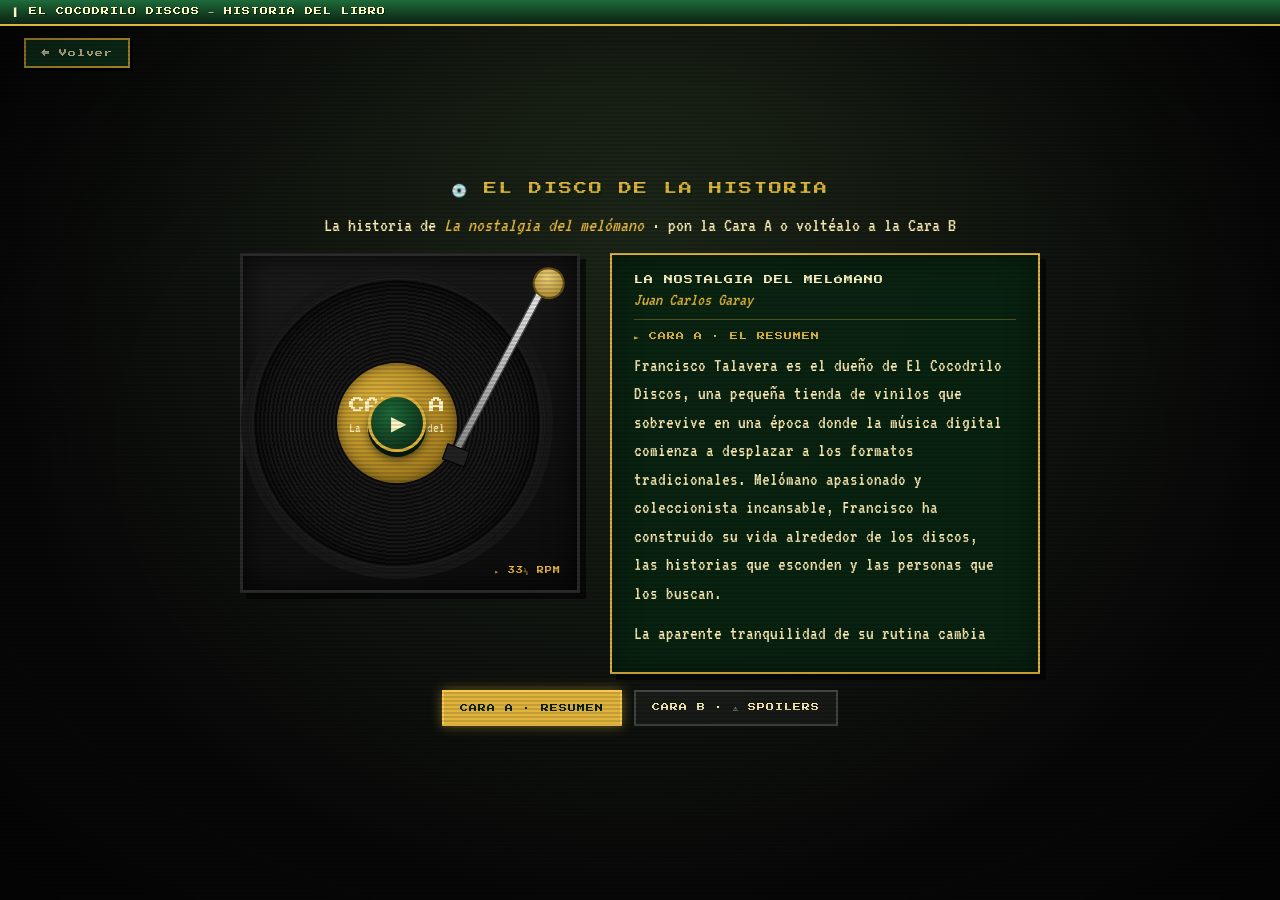
<file: historia.html>
<!DOCTYPE html>
<html lang="es">
<head>
<meta charset="UTF-8" />
<meta name="viewport" content="width=device-width, initial-scale=1.0" />
<title>Historia del libro | El Cocodrilo Discos</title>

<style>
@import url('https://fonts.googleapis.com/css2?family=Press+Start+2P&family=VT323&display=swap');

:root{
  --oro:#e0b43c; --oro-bright:#f5ca4e;
  --verde:#123d20; --verde-claro:#1e6b3a; --verde-oscuro:#0a2412;
  --crema:#fff4c4; --crema-dim:#f8e9b0; --fondo:#090909; --rojo:#e0735c;
}
*{margin:0;padding:0;box-sizing:border-box;}

body{
  background:radial-gradient(ellipse at 50% 26%, #1c2618 0%, var(--fondo) 72%);
  min-height:100vh; overflow-y:auto;
  font-family:'VT323','Courier New',monospace; color:var(--crema);
  display:flex; align-items:center; justify-content:center; padding:54px 16px 46px;
}
body::before{ content:''; position:fixed; inset:0; z-index:90; pointer-events:none;
  background:repeating-linear-gradient(0deg, transparent, transparent 2px, rgba(0,0,0,.13) 2px, rgba(0,0,0,.13) 4px); }
body::after{ content:''; position:fixed; inset:0; z-index:89; pointer-events:none;
  background:radial-gradient(ellipse at center, transparent 58%, rgba(0,0,0,.5) 100%); }

.barra-titulo{
  position:fixed; top:0; left:0; right:0; height:26px;
  background:linear-gradient(180deg, var(--verde-claro) 0%, var(--verde) 60%, var(--verde-oscuro) 100%);
  border-bottom:2px solid var(--oro); color:var(--crema);
  font-family:'Press Start 2P',monospace; font-size:8px; letter-spacing:1px;
  display:flex; align-items:center; padding-left:14px; z-index:100; text-shadow:1px 1px 0 var(--verde-oscuro);
}
.volver{
  position:fixed; top:38px; left:24px; z-index:80;
  padding:9px 15px; background:rgba(18,61,32,.92); color:var(--crema);
  border:2px solid var(--oro); text-decoration:none;
  font-family:'Press Start 2P',monospace; font-size:8px; letter-spacing:1px;
  box-shadow:3px 3px 0 rgba(0,0,0,.7); transition:transform .12s, background .12s;
}
.volver:hover{ transform:translate(-2px,-2px); background:var(--verde-claro); }

/* ====== ESCENA ====== */
.escena{ display:flex; flex-direction:column; align-items:center; gap:16px; }
.titulo{ font-family:'Press Start 2P',monospace; font-size:13px; color:var(--oro); letter-spacing:2px; text-shadow:2px 2px 0 var(--verde-oscuro); text-align:center; }
.sub-libro{ font-size:20px; color:var(--crema-dim); text-align:center; line-height:1.15; }
.sub-libro em{ color:var(--oro); font-style:italic; }

.player{ display:flex; gap:30px; align-items:stretch; }

/* ── TOCADISCOS ── */
.tocadiscos{ position:relative; width:340px; height:340px; flex-shrink:0;
  background:linear-gradient(160deg, #1c1c1c, #0c0c0c); border:3px solid #2a2a2a;
  box-shadow:inset 0 0 30px rgba(0,0,0,.8), 6px 6px 0 rgba(0,0,0,.6); }
.plato{ position:absolute; top:50%; left:46%; transform:translate(-50%,-50%);
  width:300px; height:300px; border-radius:50%;
  background:repeating-radial-gradient(circle at center, #2a2a2a 0 1px, #222 1px 3px);
  box-shadow:0 0 0 6px #181818, inset 0 0 30px rgba(0,0,0,.7); }
.disco{ position:absolute; top:50%; left:50%; width:286px; height:286px; border-radius:50%; transform:translate(-50%,-50%);
  background:repeating-radial-gradient(circle at center, #0c0c0c 0 2px, #1a1a1a 2px 4px),
            radial-gradient(circle at 38% 32%, rgba(255,255,255,.06), transparent 45%);
  box-shadow:inset 0 0 26px rgba(0,0,0,.9); }
.disco.girando{ animation:girar 2.1s linear infinite; }
@keyframes girar{ to{ transform:translate(-50%,-50%) rotate(360deg);} }
.etiqueta{ position:absolute; top:50%; left:50%; width:120px; height:120px; border-radius:50%; transform:translate(-50%,-50%);
  display:flex; flex-direction:column; align-items:center; justify-content:center; text-align:center; color:var(--crema);
  box-shadow:inset 0 0 12px rgba(0,0,0,.45); transition:background .4s; }
.etiqueta .cara{ font-family:'Press Start 2P',monospace; font-size:16px; }
.etiqueta .tit{ font-size:14px; line-height:1; margin-top:8px; opacity:.92; padding:0 8px; }
.hueco{ position:absolute; top:50%; left:50%; width:9px; height:9px; border-radius:50%; transform:translate(-50%,-50%); background:#000; box-shadow:0 0 0 2px rgba(255,255,255,.15); }

/* ── BOTÓN DE TOCAR (sobre el disco) ── */
.btn-disco{
  position:absolute; top:50%; left:46%; transform:translate(-50%,-50%);
  z-index:7;
  width:58px; height:58px; border-radius:50%;
  background:radial-gradient(circle at 38% 32%, var(--verde-claro), var(--verde-oscuro));
  border:3px solid var(--oro);
  color:var(--crema); font-size:20px; line-height:1;
  display:flex; align-items:center; justify-content:center;
  padding-left:4px; /* óptico para centrar el ▶ */
  cursor:pointer;
  box-shadow:0 5px 0 #061a0c, 0 7px 10px rgba(0,0,0,.6);
  transition:transform .08s, box-shadow .08s, background .25s, border-color .2s;
}
.btn-disco:hover{ border-color:var(--oro-bright); }
.btn-disco:active{ transform:translate(-50%,calc(-50% + 4px)); box-shadow:0 1px 0 #061a0c, 0 3px 5px rgba(0,0,0,.6); }
.btn-disco.sonando{ background:radial-gradient(circle at 38% 32%, var(--rojo), #5a160c); padding-left:0; }

.brazo{ position:absolute; top:24px; right:26px; width:8px; height:200px;
  background:linear-gradient(180deg,#eee,#888); border:1px solid #555;
  transform-origin:top center; transform:rotate(8deg); transition:transform .55s cubic-bezier(.4,.1,.2,1); z-index:6; }
.brazo.levantado{ transform:rotate(28deg); }
.brazo::before{ content:''; position:absolute; top:-15px; left:-10px; width:28px; height:28px; border-radius:50%;
  background:radial-gradient(circle at 35% 35%, #f0d27a, #9a7820); border:2px solid #6a5215; }
.brazo::after{ content:''; position:absolute; bottom:-7px; left:-7px; width:22px; height:15px; background:#222; border:1px solid #000; transform:rotate(-8deg); }
.rpm{ position:absolute; bottom:14px; right:16px; font-family:'Press Start 2P',monospace; font-size:7px; color:var(--oro); letter-spacing:1px; }

/* ── PANEL (notas del disco) ── */
.panel{ width:430px; display:flex; flex-direction:column;
  background:rgba(9,36,18,.92); border:2px solid var(--oro);
  box-shadow:6px 6px 0 rgba(0,0,0,.6), inset 0 0 30px rgba(0,0,0,.4); padding:18px 22px 20px; }
.panel.spoiler{ border-color:var(--rojo); box-shadow:6px 6px 0 rgba(0,0,0,.6), inset 0 0 30px rgba(0,0,0,.4), 0 0 18px rgba(224,115,92,.3); }
.cabecera{ border-bottom:1px solid rgba(224,180,60,.3); padding-bottom:10px; margin-bottom:12px; }
.cabecera .lib{ font-family:'Press Start 2P',monospace; font-size:9px; color:var(--crema); letter-spacing:1px; line-height:1.5; }
.cabecera .aut{ font-size:18px; color:var(--oro); font-style:italic; margin-top:4px; }
.lado{ font-family:'Press Start 2P',monospace; font-size:8px; letter-spacing:1px; color:var(--oro); margin-bottom:10px; }
.panel.spoiler .lado{ color:var(--rojo); }
.cuerpo{ overflow-y:auto; max-height:300px; padding-right:8px; }
.cuerpo p{ font-size:19px; line-height:1.5; color:var(--crema-dim); margin-bottom:12px; }
.cuerpo em{ font-style:italic; color:var(--crema); }
.cuerpo::-webkit-scrollbar{ width:7px; } .cuerpo::-webkit-scrollbar-thumb{ background:rgba(224,180,60,.4); } .cuerpo::-webkit-scrollbar-track{ background:rgba(0,0,0,.3); }

/* ── selector de cara ── */
.caras{ display:flex; gap:12px; }
.cara-btn{ background:rgba(255,255,255,.04); border:2px solid #444; color:var(--crema-dim);
  font-family:'Press Start 2P',monospace; font-size:8px; letter-spacing:1px; padding:11px 16px; cursor:pointer; transition:all .14s; }
.cara-btn:hover{ border-color:var(--oro); color:var(--crema); }
.cara-btn.activa{ background:var(--oro); color:var(--verde-oscuro); border-color:var(--oro-bright); box-shadow:0 0 12px rgba(224,180,60,.5); }
.cara-btn.b.activa{ background:var(--rojo); border-color:#f0a08e; box-shadow:0 0 12px rgba(224,115,92,.5); color:#2a1109; }

@media(max-width:820px){
  .player{ flex-direction:column; align-items:center; }
  .panel{ width:360px; }
  .cuerpo{ max-height:220px; }
}
</style>
</head>

<body>
  <div class="barra-titulo">▌ EL COCODRILO DISCOS  ─  HISTORIA DEL LIBRO</div>
  <a href="index.html?dentro=1" class="volver">← Volver</a>

  <main class="escena">
    <!-- AUDIO -->
    <audio id="cancion" src="audios/elraton.mp3" loop preload="auto"></audio>

    <div class="titulo">💿 EL DISCO DE LA HISTORIA</div>
    <div class="sub-libro">La historia de <em>La nostalgia del melómano</em> · pon la Cara A o voltéalo a la Cara B</div>

    <div class="player">
      <!-- TOCADISCOS -->
      <div class="tocadiscos">
        <div class="plato">
          <div class="disco" id="disco">
            <div class="etiqueta" id="etiqueta">
              <span class="cara" id="etCara">CARA A</span>
              <span class="tit">La nostalgia del melómano</span>
            </div>
            <div class="hueco"></div>
          </div>
        </div>
        <button class="btn-disco" id="btnDisco" aria-label="Tocar El Ratón">▶</button>
        <div class="brazo levantado" id="brazo"></div>
        <div class="rpm">▸ 33⅓ RPM</div>
      </div>

      <!-- PANEL -->
      <div class="panel" id="panel">
        <div class="cabecera">
          <div class="lib">LA NOSTALGIA DEL MELÓMANO</div>
          <div class="aut">Juan Carlos Garay</div>
        </div>
        <div class="lado" id="lado">► CARA A · EL RESUMEN</div>
        <div class="cuerpo" id="cuerpo"></div>
      </div>
    </div>

    <!-- SELECTOR DE CARA -->
    <div class="caras">
      <button class="cara-btn a activa" id="btnA">CARA A · RESUMEN</button>
      <button class="cara-btn b" id="btnB">CARA B · ⚠ SPOILERS</button>
    </div>
  </main>

<script>
const caraA = {
  cara:'CARA A', color:'radial-gradient(circle at 35% 35%, #e0b43c, #8a6614)',
  lado:'► CARA A · EL RESUMEN',
  parrafos:[
    'Francisco Talavera es el dueño de El Cocodrilo Discos, una pequeña tienda de vinilos que sobrevive en una época donde la música digital comienza a desplazar a los formatos tradicionales. Melómano apasionado y coleccionista incansable, Francisco ha construido su vida alrededor de los discos, las historias que esconden y las personas que los buscan.',
    'La aparente tranquilidad de su rutina cambia cuando surge la posibilidad de encontrar una grabación extraordinaria, un disco raro rodeado de rumores, recuerdos y versiones contradictorias. Lo que comienza como una simple búsqueda musical termina convirtiéndose en un recorrido por librerías, tiendas de discos, archivos, conversaciones entre coleccionistas y rincones olvidados de la memoria cultural.',
    'A través de esta investigación, la novela presenta un universo poblado por melómanos obsesivos, personajes excéntricos y amantes de la música que encuentran en los discos mucho más que objetos de colección. Cada encuentro revela nuevas historias, recuerdos y reflexiones sobre el paso del tiempo, la nostalgia y el valor de conservar aquello que parece destinado a desaparecer.',
    'Más que una novela sobre vinilos, La nostalgia del melómano es una celebración de la música como refugio, una reflexión sobre la memoria y una exploración de cómo las canciones, los libros y los objetos culturales pueden convertirse en parte fundamental de nuestra identidad. En un mundo que avanza rápidamente hacia lo digital, Juan Carlos Garay construye una historia que invita a detenerse, escuchar con atención y recordar por qué ciertas pasiones nunca desaparecen.'
  ]
};
const caraB = {
  cara:'CARA B', color:'radial-gradient(circle at 35% 35%, #e0735c, #7a1f12)',
  lado:'⚠ CARA B · EL FINAL (SPOILERS)',
  parrafos:[
    'En la novela, Francisco Talavera, "Efe", vive su vida a través de los discos. La música de Eric Clapton lo acompaña en diferentes momentos: primero con el álbum de Blind Faith que escuchaba su hermano, luego con el blues que le recuerda a Sandra, y finalmente con el misterioso disco 461 Ocean Boulevard, relacionado con la posible grabación de El ratón junto a Cheo Feliciano.',
    'Esa obsesión lo lleva a pedir distintas ediciones de la canción, escuchar los discos con los ojos cerrados y buscar pruebas sobre una supuesta sesión en Miami en agosto de 1974. Aunque Lino le ofrece el disco y le hace un descuento, Efe decide no comprarlo porque no está seguro de que sea auténtico. Incluso llega a consultar a un espiritista, y más adelante encuentra una pista que confirma que Feliciano sí estuvo en Miami en esa fecha; sin embargo, cuando intenta comprar el disco, Lino ya se ha ido a Lima.',
    'Al mismo tiempo, Efe se enamora de Miranda, su joven asistente, pero nunca se atreve a confesárselo. Ella lo besa antes de irse a estudiar a Nueva York, y él se queda lamentando no haberle dicho lo que sentía.',
    'Al final, Efe no consigue ni el disco ni a Miranda: permanece en El Cocodrilo Discos, triste y nostálgico, acompañado por David, el nuevo asistente que ella le recomendó.'
  ]
};

const disco=document.getElementById('disco'), brazo=document.getElementById('brazo'),
      etiqueta=document.getElementById('etiqueta'), etCara=document.getElementById('etCara'),
      lado=document.getElementById('lado'), cuerpo=document.getElementById('cuerpo'),
      panel=document.getElementById('panel'), btnA=document.getElementById('btnA'), btnB=document.getElementById('btnB');

let caraActual='';

function poner(side){
  if(side===caraActual) return;
  caraActual=side;
  const d = side==='A' ? caraA : caraB;

  etiqueta.style.background = d.color;
  etCara.textContent = d.cara;
  lado.textContent = d.lado;
  cuerpo.innerHTML = d.parrafos.map(p=>`<p>${p}</p>`).join('');
  cuerpo.scrollTop = 0;

  panel.classList.toggle('spoiler', side==='B');
  btnA.classList.toggle('activa', side==='A');
  btnB.classList.toggle('activa', side==='B');

  flipSonido();
}

btnA.addEventListener('click', ()=> poner('A'));
btnB.addEventListener('click', ()=> poner('B'));

/* ── audio: botón sobre el disco ── */
const cancion=document.getElementById('cancion'), btnDisco=document.getElementById('btnDisco');
let sonando=false;

function tocar(){
  cancion.play().catch(()=>{});
  disco.classList.add('girando');
  brazo.classList.remove('levantado');   // baja la aguja
  btnDisco.classList.add('sonando');
  btnDisco.textContent='⏸';
  needle();
  sonando=true;
}
function parar(){
  cancion.pause();
  disco.classList.remove('girando');
  brazo.classList.add('levantado');       // levanta la aguja
  btnDisco.classList.remove('sonando');
  btnDisco.textContent='▶';
  sonando=false;
}
btnDisco.addEventListener('click', ()=> sonando ? parar() : tocar());

/* ── sonidos ── */
let audioCtx=null;
function getCtx(){ if(!audioCtx) audioCtx=new (window.AudioContext||window.webkitAudioContext)(); return audioCtx; }
function flipSonido(){ try{ const ctx=getCtx(); const o=ctx.createOscillator(), g=ctx.createGain();
  o.connect(g); g.connect(ctx.destination); o.type='triangle';
  o.frequency.setValueAtTime(160,ctx.currentTime); o.frequency.exponentialRampToValueAtTime(70,ctx.currentTime+.1);
  g.gain.setValueAtTime(.1,ctx.currentTime); g.gain.exponentialRampToValueAtTime(.001,ctx.currentTime+.15);
  o.start(); o.stop(ctx.currentTime+.15);}catch(_){} }
function needle(){ try{ const ctx=getCtx(); const dur=.3;
  const buf=ctx.createBuffer(1,ctx.sampleRate*dur,ctx.sampleRate); const d=buf.getChannelData(0);
  for(let k=0;k<d.length;k++){ d[k]=(Math.random()*2-1)*Math.pow(1-k/d.length,1.4)*.5; }
  const src=ctx.createBufferSource(); src.buffer=buf; const hp=ctx.createBiquadFilter(); hp.type='highpass'; hp.frequency.value=1900;
  const g=ctx.createGain(); g.gain.value=.05; src.connect(hp); hp.connect(g); g.connect(ctx.destination); src.start();}catch(_){} }

/* arranca en Cara A (sin música, disco quieto) */
poner('A');
</script>
</body>
</html>
</file>
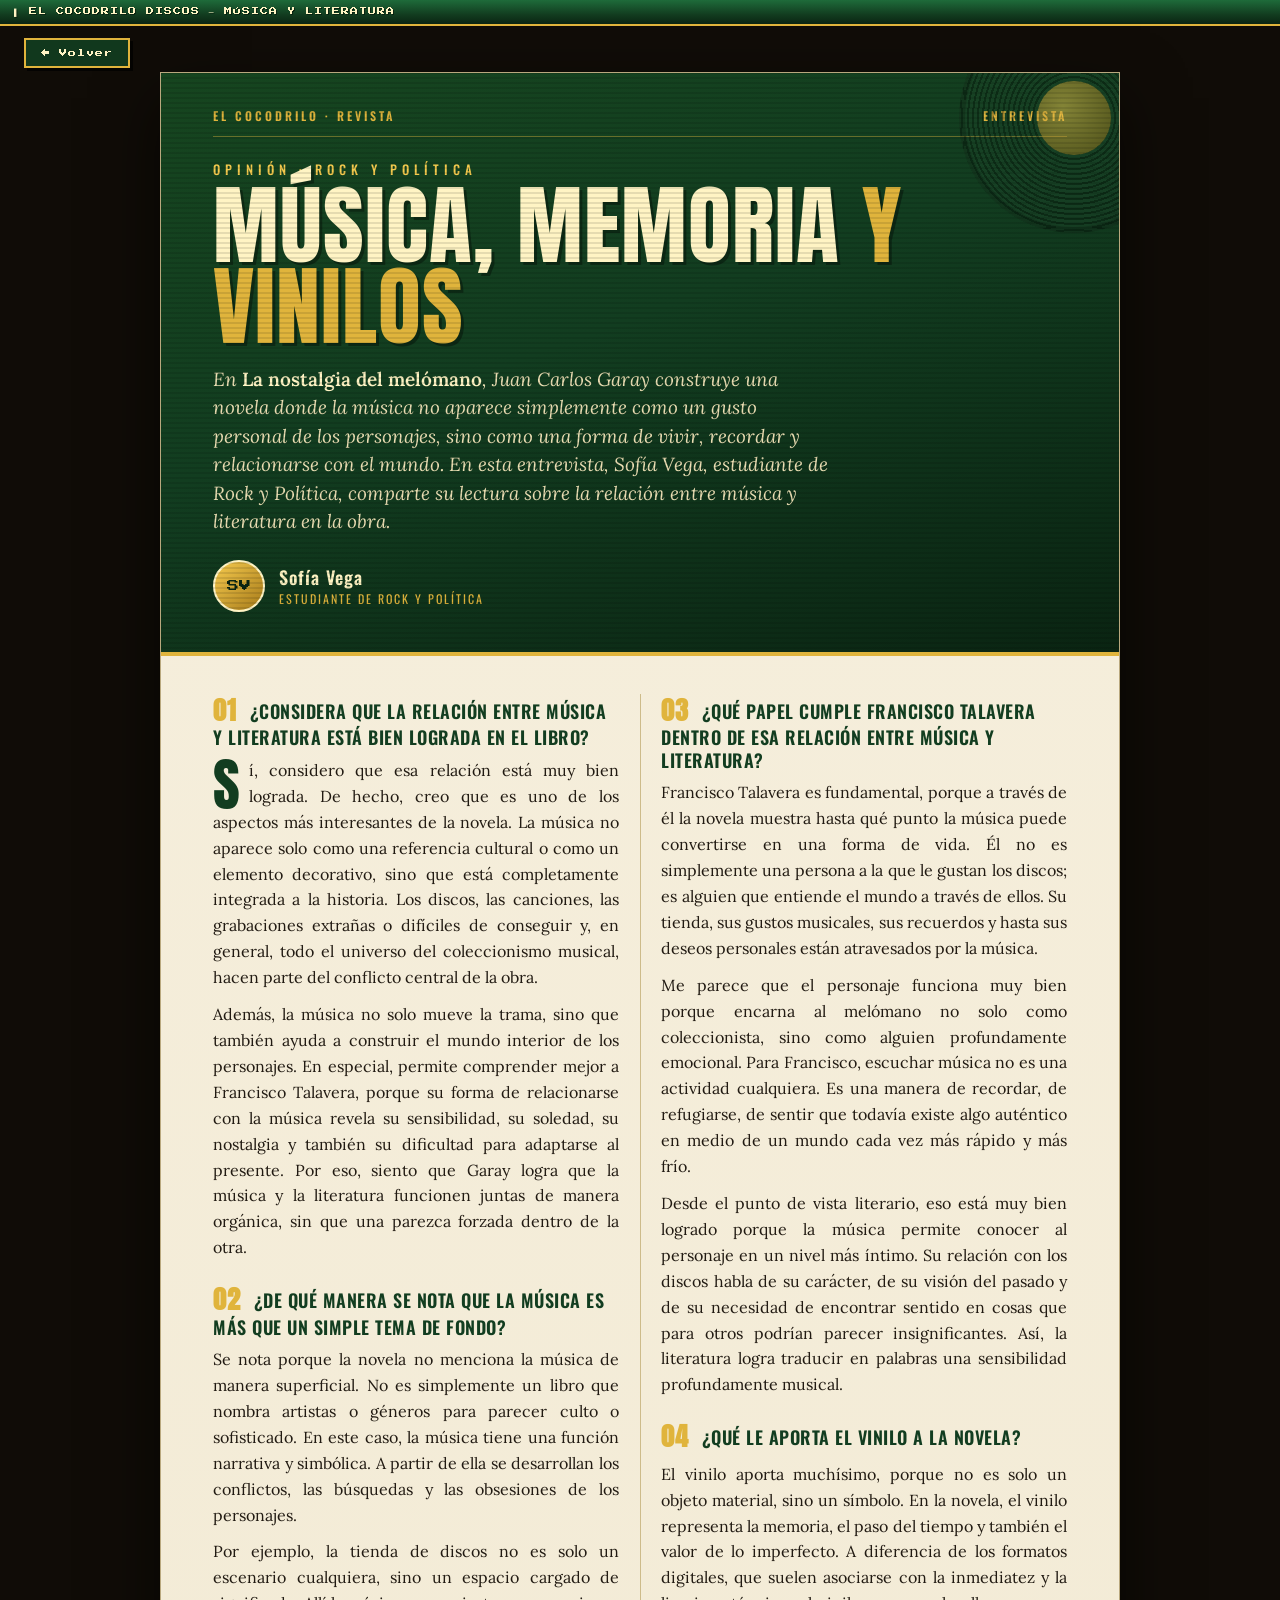
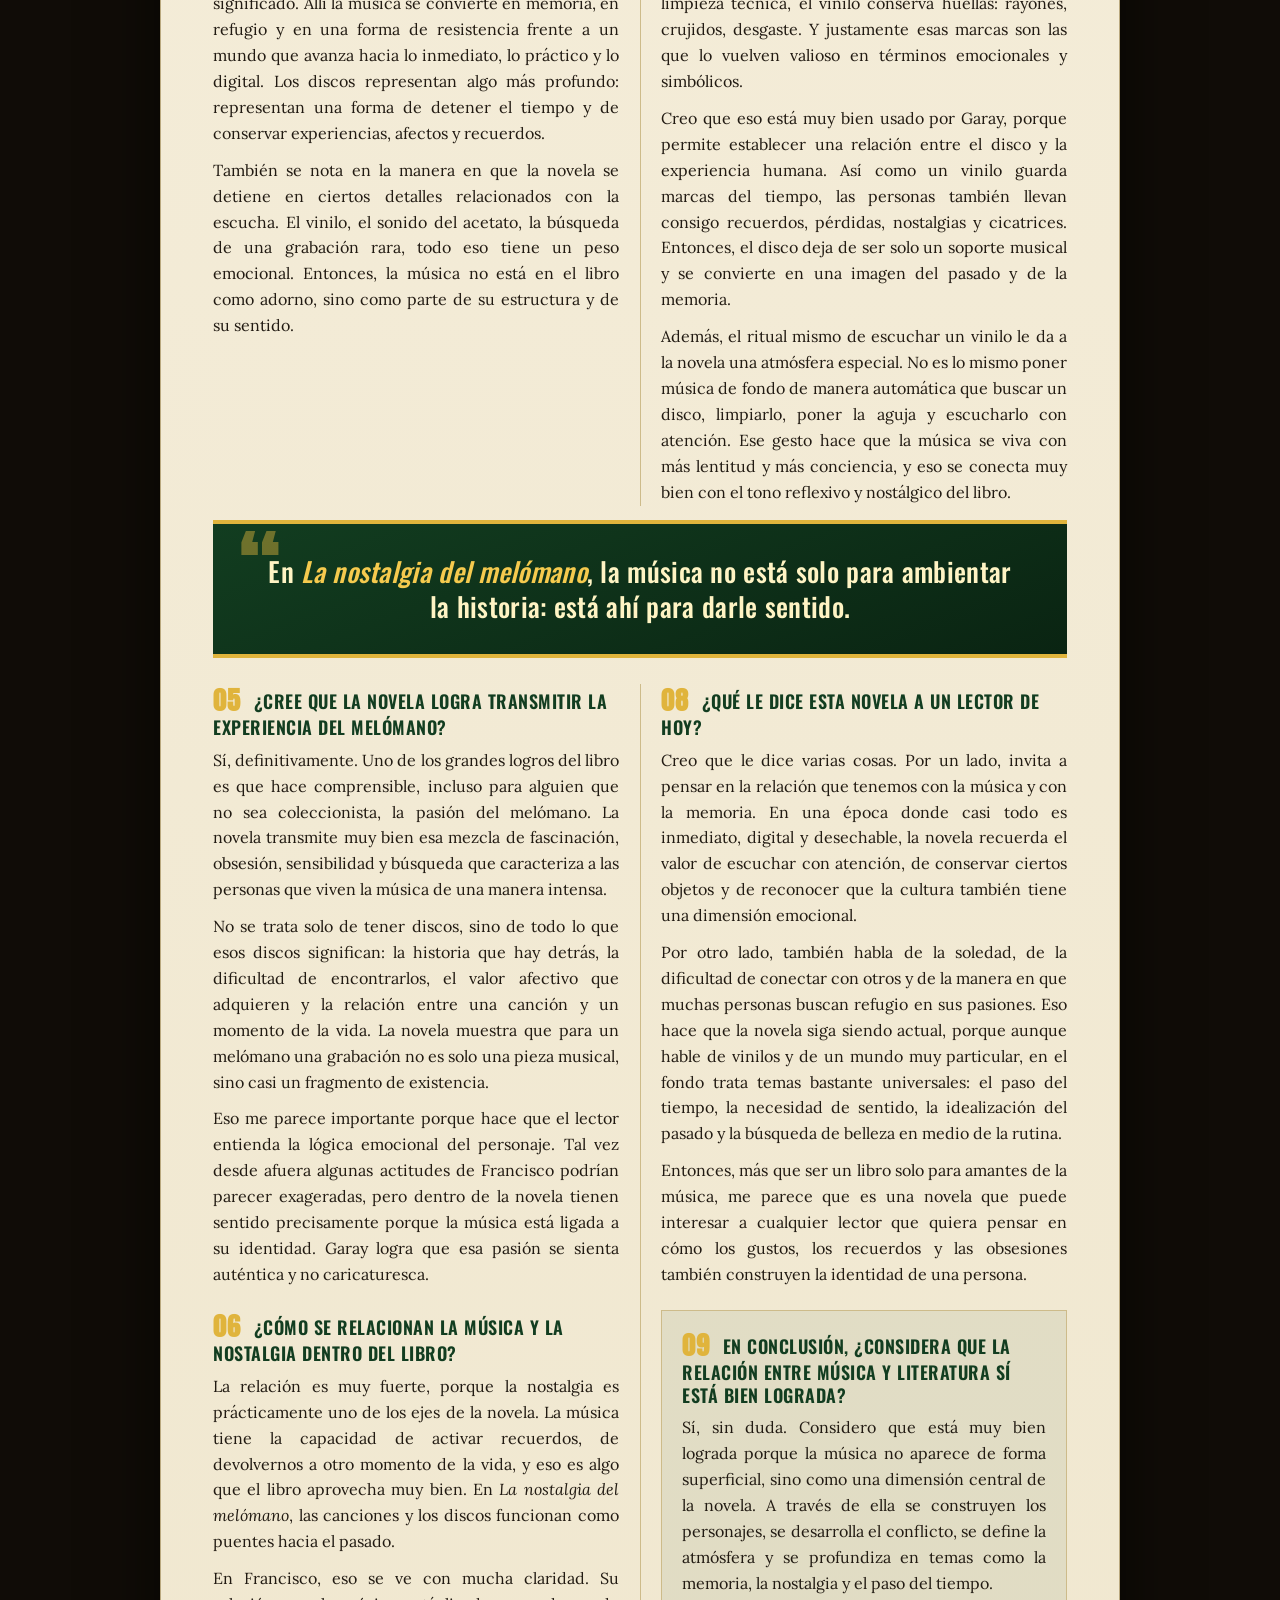
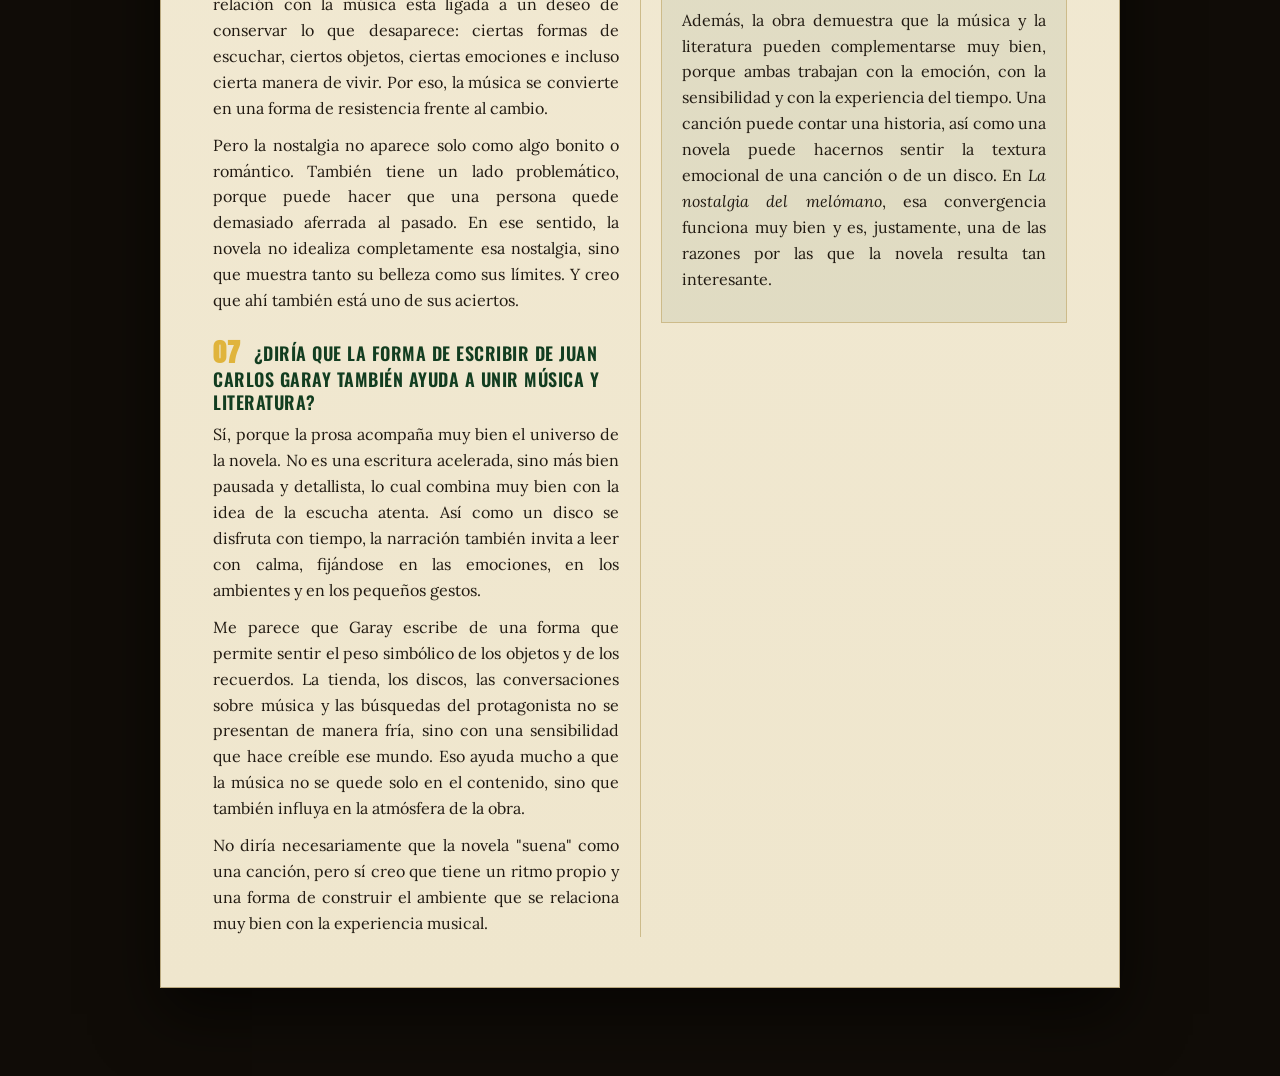
<file: musica-literatura.html>
<!DOCTYPE html>
<html lang="es">
<head>
<meta charset="UTF-8" />
<meta name="viewport" content="width=device-width, initial-scale=1.0" />
<title>Música y literatura | El Cocodrilo Discos</title>

<!-- ====== ESTILOS (puedes mover esto a musica-literatura.css) ====== -->
<style>
@import url('https://fonts.googleapis.com/css2?family=Anton&family=Oswald:wght@400;500;600;700&family=Lora:ital,wght@0,400;0,500;0,600;1,400&family=Press+Start+2P&display=swap');

:root{
  --oro:#e0b43c;
  --oro-bright:#f5ca4e;
  --verde:#123d20;
  --verde-claro:#1e6b3a;
  --verde-oscuro:#0a2412;
  --crema:#fff4c4;
  --papel:#f6efdd;
  --papel-2:#efe6cd;
  --tinta:#211a12;
  --tinta-suave:#5a4d3a;
}

*{margin:0;padding:0;box-sizing:border-box;}

body{
  background:#100c07;
  min-height:100vh; overflow-y:auto;
  font-family:'Lora', Georgia, serif;
  color:var(--tinta);
  padding:54px 16px 70px;
}

/* ── Barra de título + Volver ── */
.barra-titulo{
  position:fixed; top:0; left:0; right:0; height:26px;
  background:linear-gradient(180deg, var(--verde-claro) 0%, var(--verde) 60%, var(--verde-oscuro) 100%);
  border-bottom:2px solid var(--oro); color:var(--crema);
  font-family:'Press Start 2P',monospace; font-size:8px; letter-spacing:1px;
  display:flex; align-items:center; padding-left:14px;
  z-index:100; text-shadow:1px 1px 0 var(--verde-oscuro);
}
.volver{
  position:fixed; top:38px; left:24px; z-index:80;
  padding:9px 15px; background:rgba(18,61,32,.92); color:var(--crema);
  border:2px solid var(--oro); text-decoration:none;
  font-family:'Press Start 2P',monospace; font-size:8px; letter-spacing:1px;
  box-shadow:3px 3px 0 rgba(0,0,0,.7); transition:transform .12s, background .12s;
}
.volver:hover{ transform:translate(-2px,-2px); background:var(--verde-claro); }

/* ====== REVISTA ====== */
.revista{
  max-width:960px; margin:18px auto;
  background:linear-gradient(180deg, var(--papel), var(--papel-2));
  border:1px solid #b9a87e;
  box-shadow:0 26px 60px rgba(0,0,0,.6);
  overflow:hidden;
}

/* ── PORTADA / HERO ── */
.hero{
  position:relative; overflow:hidden;
  background:linear-gradient(160deg, #16451f 0%, var(--verde) 45%, var(--verde-oscuro) 100%);
  color:var(--crema);
  padding:34px 52px 40px;
  border-bottom:4px solid var(--oro);
}
.hero::after{ /* scanlines retro */
  content:''; position:absolute; inset:0; pointer-events:none;
  background:repeating-linear-gradient(0deg, transparent, transparent 3px, rgba(0,0,0,.10) 3px, rgba(0,0,0,.10) 5px);
}
.hero-top{
  display:flex; justify-content:space-between; align-items:center;
  font-family:'Oswald',sans-serif; font-weight:600; font-size:12px;
  letter-spacing:3px; text-transform:uppercase; color:var(--oro);
  border-bottom:1px solid rgba(224,180,60,.4); padding-bottom:12px;
}
.hero-kicker{
  font-family:'Oswald',sans-serif; font-weight:500; font-size:13px;
  letter-spacing:5px; text-transform:uppercase; color:var(--oro-bright);
  margin-top:22px;
}
.hero-titulo{
  font-family:'Anton', sans-serif; font-weight:400;
  font-size:88px; line-height:.92; text-transform:uppercase;
  letter-spacing:1px; margin:6px 0 18px; color:var(--crema);
  text-shadow:3px 3px 0 rgba(0,0,0,.35);
}
.hero-titulo span{ color:var(--oro); }
.hero-deck{
  font-family:'Lora',serif; font-style:italic; font-size:19px;
  line-height:1.5; max-width:620px; color:#ecdfb4;
}
.hero-deck em{ font-style:normal; font-weight:600; color:var(--crema); }
.hero-credito{ display:flex; align-items:center; gap:14px; margin-top:24px; }
.hero-credito .avatar{
  width:52px; height:52px; flex-shrink:0; border-radius:50%;
  background:linear-gradient(135deg, var(--oro-bright), #a87c1a);
  border:2px solid var(--crema);
  display:flex; align-items:center; justify-content:center;
  font-family:'Press Start 2P',monospace; font-size:12px; color:var(--verde-oscuro);
}
.hero-credito .quien{ font-family:'Oswald',sans-serif; font-weight:600; font-size:18px; letter-spacing:1px; color:var(--crema); }
.hero-credito .sub{ font-family:'Oswald',sans-serif; font-weight:400; font-size:12px; letter-spacing:2px; text-transform:uppercase; color:var(--oro); }

/* disco decorativo */
.disco-deco{
  position:absolute; top:-70px; right:-70px; width:230px; height:230px; border-radius:50%;
  background:
    repeating-radial-gradient(circle at center, rgba(0,0,0,.5) 0 2px, rgba(255,255,255,.04) 2px 5px);
  border:6px solid rgba(0,0,0,.3);
  opacity:.5;
}
.disco-deco::after{
  content:''; position:absolute; top:50%; left:50%; transform:translate(-50%,-50%);
  width:74px; height:74px; border-radius:50%;
  background:radial-gradient(circle at 35% 35%, var(--oro-bright), #8a6614);
}

/* ── CUERPO A DOS COLUMNAS ── */
.articulo{
  padding:38px 52px 50px;
  column-count:2; column-gap:42px; column-rule:1px solid #cdbb8a;
}
.qa{ break-inside:avoid-column; margin-bottom:22px; }
.pregunta{
  font-family:'Oswald',sans-serif; font-weight:600; font-size:18px;
  line-height:1.25; text-transform:uppercase; letter-spacing:.5px;
  color:var(--verde); margin-bottom:9px; break-after:avoid;
}
.pregunta .n{
  font-family:'Anton',sans-serif; font-size:26px; color:var(--oro);
  margin-right:8px; vertical-align:-2px;
}
.respuesta p{ font-size:16px; line-height:1.62; text-align:justify; margin-bottom:11px; }
.articulo .qa:first-of-type .respuesta p:first-child::first-letter{
  float:left; font-family:'Anton',sans-serif; font-size:58px; line-height:.74;
  padding:6px 9px 0 0; color:var(--verde);
}
em{ font-style:italic; }

/* ── FRASE DESTACADA (rompe a lo ancho) ── */
.destacada{
  column-span:all; margin:14px 0 26px;
  background:linear-gradient(160deg, var(--verde), var(--verde-oscuro));
  border-top:4px solid var(--oro); border-bottom:4px solid var(--oro);
  padding:30px 50px; text-align:center; position:relative;
}
.destacada::before{
  content:'\201C'; position:absolute; top:2px; left:26px;
  font-family:'Anton',sans-serif; font-size:90px; color:rgba(224,180,60,.45); line-height:1;
}
.destacada p{
  font-family:'Oswald',sans-serif; font-weight:500; font-size:27px; line-height:1.3;
  color:var(--crema); letter-spacing:.3px;
}
.destacada em{ color:var(--oro-bright); font-style:italic; }

/* ── CIERRE ── */
.qa.cierre{
  break-inside:avoid-column;
  background:rgba(18,61,32,.07); border:1px solid #cdbb8a;
  padding:18px 20px;
}

@media(max-width:760px){
  .hero{ padding:26px 24px 32px; }
  .hero-titulo{ font-size:52px; }
  .disco-deco{ display:none; }
  .articulo{ padding:28px 24px 36px; column-count:1; }
}
</style>
</head>

<body>
  <div class="barra-titulo">▌ EL COCODRILO DISCOS  ─  MÚSICA Y LITERATURA</div>
  <a href="index.html?dentro=1" class="volver">← Volver</a>

  <div class="revista">
    <!-- PORTADA -->
    <header class="hero">
      <div class="disco-deco"></div>
      <div class="hero-top">
        <span>El Cocodrilo · Revista</span>
        <span>Entrevista</span>
      </div>
      <div class="hero-kicker">Opinión · Rock y Política</div>
      <h1 class="hero-titulo">Música, memoria <span>y vinilos</span></h1>
      <p class="hero-deck">En <em>La nostalgia del melómano</em>, Juan Carlos Garay construye una novela donde la música no aparece simplemente como un gusto personal de los personajes, sino como una forma de vivir, recordar y relacionarse con el mundo. En esta entrevista, Sofía Vega, estudiante de Rock y Política, comparte su lectura sobre la relación entre música y literatura en la obra.</p>
      <div class="hero-credito">
        <div class="avatar">SV</div>
        <div>
          <div class="quien">Sofía Vega</div>
          <div class="sub">Estudiante de Rock y Política</div>
        </div>
      </div>
    </header>

    <!-- ENTREVISTA -->
    <div class="articulo">
      <section class="qa">
        <h2 class="pregunta"><span class="n">01</span> ¿Considera que la relación entre música y literatura está bien lograda en el libro?</h2>
        <div class="respuesta">
          <p>Sí, considero que esa relación está muy bien lograda. De hecho, creo que es uno de los aspectos más interesantes de la novela. La música no aparece solo como una referencia cultural o como un elemento decorativo, sino que está completamente integrada a la historia. Los discos, las canciones, las grabaciones extrañas o difíciles de conseguir y, en general, todo el universo del coleccionismo musical, hacen parte del conflicto central de la obra.</p>
          <p>Además, la música no solo mueve la trama, sino que también ayuda a construir el mundo interior de los personajes. En especial, permite comprender mejor a Francisco Talavera, porque su forma de relacionarse con la música revela su sensibilidad, su soledad, su nostalgia y también su dificultad para adaptarse al presente. Por eso, siento que Garay logra que la música y la literatura funcionen juntas de manera orgánica, sin que una parezca forzada dentro de la otra.</p>
        </div>
      </section>

      <section class="qa">
        <h2 class="pregunta"><span class="n">02</span> ¿De qué manera se nota que la música es más que un simple tema de fondo?</h2>
        <div class="respuesta">
          <p>Se nota porque la novela no menciona la música de manera superficial. No es simplemente un libro que nombra artistas o géneros para parecer culto o sofisticado. En este caso, la música tiene una función narrativa y simbólica. A partir de ella se desarrollan los conflictos, las búsquedas y las obsesiones de los personajes.</p>
          <p>Por ejemplo, la tienda de discos no es solo un escenario cualquiera, sino un espacio cargado de significado. Allí la música se convierte en memoria, en refugio y en una forma de resistencia frente a un mundo que avanza hacia lo inmediato, lo práctico y lo digital. Los discos representan algo más profundo: representan una forma de detener el tiempo y de conservar experiencias, afectos y recuerdos.</p>
          <p>También se nota en la manera en que la novela se detiene en ciertos detalles relacionados con la escucha. El vinilo, el sonido del acetato, la búsqueda de una grabación rara, todo eso tiene un peso emocional. Entonces, la música no está en el libro como adorno, sino como parte de su estructura y de su sentido.</p>
        </div>
      </section>

      <section class="qa">
        <h2 class="pregunta"><span class="n">03</span> ¿Qué papel cumple Francisco Talavera dentro de esa relación entre música y literatura?</h2>
        <div class="respuesta">
          <p>Francisco Talavera es fundamental, porque a través de él la novela muestra hasta qué punto la música puede convertirse en una forma de vida. Él no es simplemente una persona a la que le gustan los discos; es alguien que entiende el mundo a través de ellos. Su tienda, sus gustos musicales, sus recuerdos y hasta sus deseos personales están atravesados por la música.</p>
          <p>Me parece que el personaje funciona muy bien porque encarna al melómano no solo como coleccionista, sino como alguien profundamente emocional. Para Francisco, escuchar música no es una actividad cualquiera. Es una manera de recordar, de refugiarse, de sentir que todavía existe algo auténtico en medio de un mundo cada vez más rápido y más frío.</p>
          <p>Desde el punto de vista literario, eso está muy bien logrado porque la música permite conocer al personaje en un nivel más íntimo. Su relación con los discos habla de su carácter, de su visión del pasado y de su necesidad de encontrar sentido en cosas que para otros podrían parecer insignificantes. Así, la literatura logra traducir en palabras una sensibilidad profundamente musical.</p>
        </div>
      </section>

      <section class="qa">
        <h2 class="pregunta"><span class="n">04</span> ¿Qué le aporta el vinilo a la novela?</h2>
        <div class="respuesta">
          <p>El vinilo aporta muchísimo, porque no es solo un objeto material, sino un símbolo. En la novela, el vinilo representa la memoria, el paso del tiempo y también el valor de lo imperfecto. A diferencia de los formatos digitales, que suelen asociarse con la inmediatez y la limpieza técnica, el vinilo conserva huellas: rayones, crujidos, desgaste. Y justamente esas marcas son las que lo vuelven valioso en términos emocionales y simbólicos.</p>
          <p>Creo que eso está muy bien usado por Garay, porque permite establecer una relación entre el disco y la experiencia humana. Así como un vinilo guarda marcas del tiempo, las personas también llevan consigo recuerdos, pérdidas, nostalgias y cicatrices. Entonces, el disco deja de ser solo un soporte musical y se convierte en una imagen del pasado y de la memoria.</p>
          <p>Además, el ritual mismo de escuchar un vinilo le da a la novela una atmósfera especial. No es lo mismo poner música de fondo de manera automática que buscar un disco, limpiarlo, poner la aguja y escucharlo con atención. Ese gesto hace que la música se viva con más lentitud y más conciencia, y eso se conecta muy bien con el tono reflexivo y nostálgico del libro.</p>
        </div>
      </section>

      <!-- FRASE DESTACADA -->
      <aside class="destacada">
        <p>En <em>La nostalgia del melómano</em>, la música no está solo para ambientar la historia: está ahí para darle sentido.</p>
      </aside>

      <section class="qa">
        <h2 class="pregunta"><span class="n">05</span> ¿Cree que la novela logra transmitir la experiencia del melómano?</h2>
        <div class="respuesta">
          <p>Sí, definitivamente. Uno de los grandes logros del libro es que hace comprensible, incluso para alguien que no sea coleccionista, la pasión del melómano. La novela transmite muy bien esa mezcla de fascinación, obsesión, sensibilidad y búsqueda que caracteriza a las personas que viven la música de una manera intensa.</p>
          <p>No se trata solo de tener discos, sino de todo lo que esos discos significan: la historia que hay detrás, la dificultad de encontrarlos, el valor afectivo que adquieren y la relación entre una canción y un momento de la vida. La novela muestra que para un melómano una grabación no es solo una pieza musical, sino casi un fragmento de existencia.</p>
          <p>Eso me parece importante porque hace que el lector entienda la lógica emocional del personaje. Tal vez desde afuera algunas actitudes de Francisco podrían parecer exageradas, pero dentro de la novela tienen sentido precisamente porque la música está ligada a su identidad. Garay logra que esa pasión se sienta auténtica y no caricaturesca.</p>
        </div>
      </section>

      <section class="qa">
        <h2 class="pregunta"><span class="n">06</span> ¿Cómo se relacionan la música y la nostalgia dentro del libro?</h2>
        <div class="respuesta">
          <p>La relación es muy fuerte, porque la nostalgia es prácticamente uno de los ejes de la novela. La música tiene la capacidad de activar recuerdos, de devolvernos a otro momento de la vida, y eso es algo que el libro aprovecha muy bien. En <em>La nostalgia del melómano</em>, las canciones y los discos funcionan como puentes hacia el pasado.</p>
          <p>En Francisco, eso se ve con mucha claridad. Su relación con la música está ligada a un deseo de conservar lo que desaparece: ciertas formas de escuchar, ciertos objetos, ciertas emociones e incluso cierta manera de vivir. Por eso, la música se convierte en una forma de resistencia frente al cambio.</p>
          <p>Pero la nostalgia no aparece solo como algo bonito o romántico. También tiene un lado problemático, porque puede hacer que una persona quede demasiado aferrada al pasado. En ese sentido, la novela no idealiza completamente esa nostalgia, sino que muestra tanto su belleza como sus límites. Y creo que ahí también está uno de sus aciertos.</p>
        </div>
      </section>

      <section class="qa">
        <h2 class="pregunta"><span class="n">07</span> ¿Diría que la forma de escribir de Juan Carlos Garay también ayuda a unir música y literatura?</h2>
        <div class="respuesta">
          <p>Sí, porque la prosa acompaña muy bien el universo de la novela. No es una escritura acelerada, sino más bien pausada y detallista, lo cual combina muy bien con la idea de la escucha atenta. Así como un disco se disfruta con tiempo, la narración también invita a leer con calma, fijándose en las emociones, en los ambientes y en los pequeños gestos.</p>
          <p>Me parece que Garay escribe de una forma que permite sentir el peso simbólico de los objetos y de los recuerdos. La tienda, los discos, las conversaciones sobre música y las búsquedas del protagonista no se presentan de manera fría, sino con una sensibilidad que hace creíble ese mundo. Eso ayuda mucho a que la música no se quede solo en el contenido, sino que también influya en la atmósfera de la obra.</p>
          <p>No diría necesariamente que la novela "suena" como una canción, pero sí creo que tiene un ritmo propio y una forma de construir el ambiente que se relaciona muy bien con la experiencia musical.</p>
        </div>
      </section>

      <section class="qa">
        <h2 class="pregunta"><span class="n">08</span> ¿Qué le dice esta novela a un lector de hoy?</h2>
        <div class="respuesta">
          <p>Creo que le dice varias cosas. Por un lado, invita a pensar en la relación que tenemos con la música y con la memoria. En una época donde casi todo es inmediato, digital y desechable, la novela recuerda el valor de escuchar con atención, de conservar ciertos objetos y de reconocer que la cultura también tiene una dimensión emocional.</p>
          <p>Por otro lado, también habla de la soledad, de la dificultad de conectar con otros y de la manera en que muchas personas buscan refugio en sus pasiones. Eso hace que la novela siga siendo actual, porque aunque hable de vinilos y de un mundo muy particular, en el fondo trata temas bastante universales: el paso del tiempo, la necesidad de sentido, la idealización del pasado y la búsqueda de belleza en medio de la rutina.</p>
          <p>Entonces, más que ser un libro solo para amantes de la música, me parece que es una novela que puede interesar a cualquier lector que quiera pensar en cómo los gustos, los recuerdos y las obsesiones también construyen la identidad de una persona.</p>
        </div>
      </section>

      <section class="qa cierre">
        <h2 class="pregunta"><span class="n">09</span> En conclusión, ¿considera que la relación entre música y literatura sí está bien lograda?</h2>
        <div class="respuesta">
          <p>Sí, sin duda. Considero que está muy bien lograda porque la música no aparece de forma superficial, sino como una dimensión central de la novela. A través de ella se construyen los personajes, se desarrolla el conflicto, se define la atmósfera y se profundiza en temas como la memoria, la nostalgia y el paso del tiempo.</p>
          <p>Además, la obra demuestra que la música y la literatura pueden complementarse muy bien, porque ambas trabajan con la emoción, con la sensibilidad y con la experiencia del tiempo. Una canción puede contar una historia, así como una novela puede hacernos sentir la textura emocional de una canción o de un disco. En <em>La nostalgia del melómano</em>, esa convergencia funciona muy bien y es, justamente, una de las razones por las que la novela resulta tan interesante.</p>
        </div>
      </section>
    </div>
  </div>
</body>
</html>
</file>
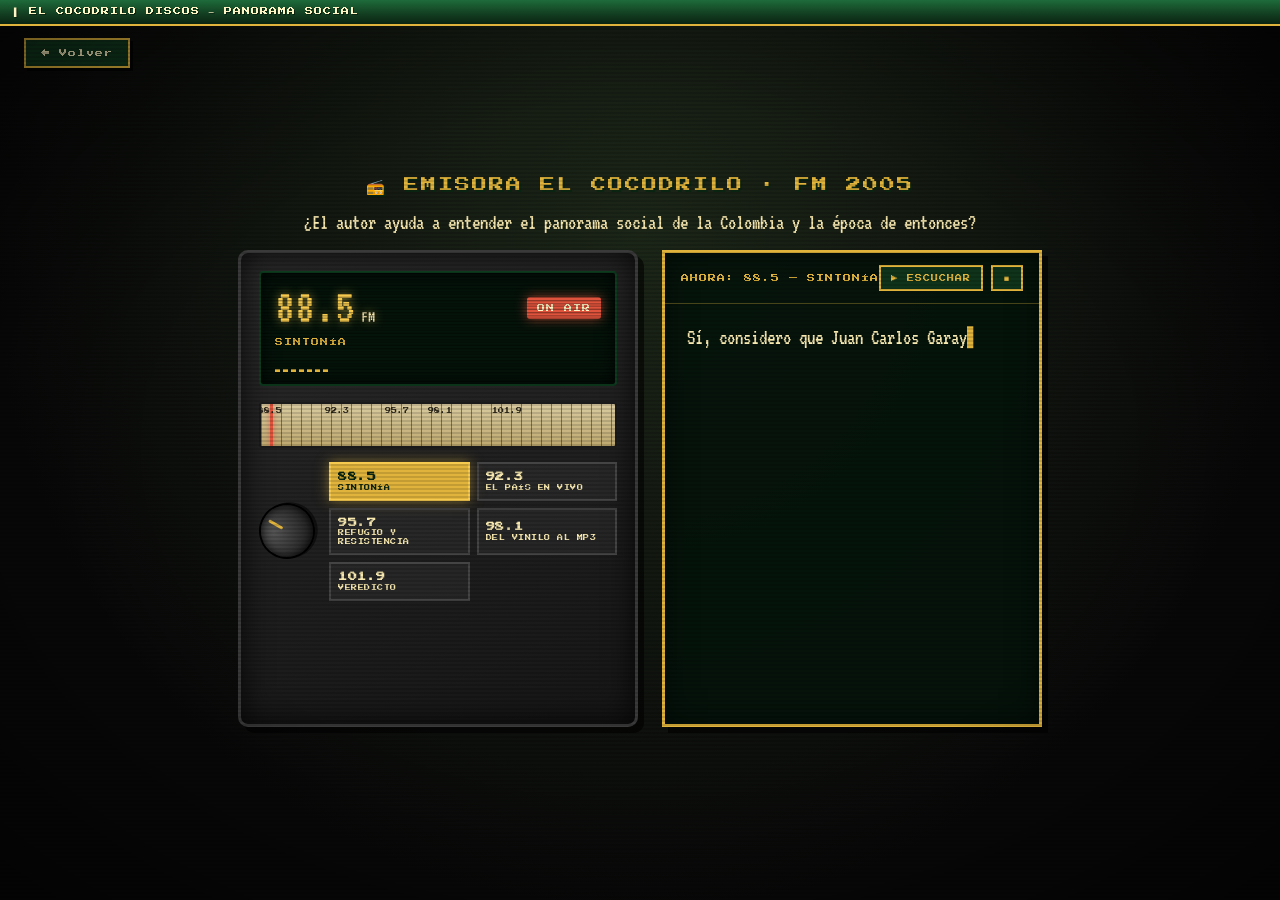
<file: panorama-social.html>
<!DOCTYPE html>
<html lang="es">
<head>
<meta charset="UTF-8" />
<meta name="viewport" content="width=device-width, initial-scale=1.0" />
<title>Panorama social | El Cocodrilo Discos</title>

<!-- ====== ESTILOS (puedes mover esto a panorama-social.css) ====== -->
<style>
@import url('https://fonts.googleapis.com/css2?family=Press+Start+2P&family=VT323&display=swap');

:root{
  --oro:#e0b43c;
  --oro-bright:#f5ca4e;
  --verde:#123d20;
  --verde-claro:#1e6b3a;
  --verde-oscuro:#0a2412;
  --crema:#fff4c4;
  --crema-dim:#f8e9b0;
  --fondo:#090909;
  --rojo:#e0533c;
}

*{margin:0;padding:0;box-sizing:border-box;}

body{
  background:radial-gradient(ellipse at 50% 26%, #1c2618 0%, var(--fondo) 72%);
  min-height:100vh; overflow-y:auto;
  font-family:'VT323','Courier New',monospace; color:var(--crema);
  display:flex; align-items:center; justify-content:center;
  padding:54px 16px 50px;
}
body::before{ content:''; position:fixed; inset:0; z-index:90; pointer-events:none;
  background:repeating-linear-gradient(0deg, transparent, transparent 2px, rgba(0,0,0,.13) 2px, rgba(0,0,0,.13) 4px); }
body::after{ content:''; position:fixed; inset:0; z-index:89; pointer-events:none;
  background:radial-gradient(ellipse at center, transparent 55%, rgba(0,0,0,.55) 100%); }

.barra-titulo{
  position:fixed; top:0; left:0; right:0; height:26px;
  background:linear-gradient(180deg, var(--verde-claro) 0%, var(--verde) 60%, var(--verde-oscuro) 100%);
  border-bottom:2px solid var(--oro); color:var(--crema);
  font-family:'Press Start 2P',monospace; font-size:8px; letter-spacing:1px;
  display:flex; align-items:center; padding-left:14px;
  z-index:100; text-shadow:1px 1px 0 var(--verde-oscuro);
}
.volver{
  position:fixed; top:38px; left:24px; z-index:80;
  padding:9px 15px; background:rgba(18,61,32,.92); color:var(--crema);
  border:2px solid var(--oro); text-decoration:none;
  font-family:'Press Start 2P',monospace; font-size:8px; letter-spacing:1px;
  box-shadow:3px 3px 0 rgba(0,0,0,.7); transition:transform .12s, background .12s;
}
.volver:hover{ transform:translate(-2px,-2px); background:var(--verde-claro); }

/* ====== ESCENA ====== */
.escena{ display:flex; flex-direction:column; align-items:center; gap:14px; max-width:980px; }
.titulo{ font-family:'Press Start 2P',monospace; font-size:15px; color:var(--oro); letter-spacing:2px; text-shadow:2px 2px 0 var(--verde-oscuro); text-align:center; }
.pregunta-top{ font-size:21px; color:var(--crema-dim); text-align:center; max-width:680px; line-height:1.25; }

/* ====== RADIO ====== */
.radio{ display:flex; gap:24px; align-items:stretch; width:100%; }

/* — Consola — */
.consola{
  width:400px; flex-shrink:0;
  background:linear-gradient(160deg, #2a2a2a, #161616);
  border:3px solid #3a3a3a; border-radius:10px;
  box-shadow:inset 0 0 30px rgba(0,0,0,.8), 6px 6px 0 rgba(0,0,0,.6);
  padding:18px;
}

/* display LCD */
.display{
  background:#05140b; border:2px solid #0c3b1e; border-radius:4px;
  padding:12px 14px; position:relative; overflow:hidden;
  box-shadow:inset 0 0 18px rgba(0,0,0,.9);
}
.display::after{ content:''; position:absolute; inset:0; pointer-events:none;
  background:repeating-linear-gradient(0deg, transparent 0 2px, rgba(0,0,0,.25) 2px 3px); }
.display .linea1{ display:flex; align-items:center; justify-content:space-between; }
.freq{ font-family:'VT323',monospace; font-size:50px; line-height:.9; color:var(--oro-bright);
  text-shadow:0 0 10px rgba(245,202,78,.6); }
.freq small{ font-size:18px; color:var(--crema-dim); margin-left:6px; }
.onair{
  font-family:'Press Start 2P',monospace; font-size:8px; color:#5a2018; letter-spacing:1px;
  border:2px solid #5a2018; padding:5px 8px; border-radius:3px;
}
.radio.activo .onair{ color:var(--crema); background:var(--rojo); border-color:var(--rojo);
  box-shadow:0 0 12px rgba(224,83,60,.7); animation:latido 1s step-end infinite; }
@keyframes latido{ 0%,100%{opacity:1} 50%{opacity:.55} }
.estacion-nom{ font-family:'Press Start 2P',monospace; font-size:8px; color:var(--verde-claro); letter-spacing:1px; margin-top:8px; }
.radio.activo .estacion-nom{ color:var(--oro); }

/* VU */
.vu{ display:flex; gap:3px; align-items:flex-end; height:16px; margin-top:10px; }
.vu span{ width:5px; height:3px; background:var(--verde-claro); }
.radio.activo .vu span{ animation:vu .5s ease-in-out infinite; background:var(--oro); }
.vu span:nth-child(2){ animation-delay:.1s } .vu span:nth-child(3){ animation-delay:.25s }
.vu span:nth-child(4){ animation-delay:.05s } .vu span:nth-child(5){ animation-delay:.18s }
.vu span:nth-child(6){ animation-delay:.3s } .vu span:nth-child(7){ animation-delay:.12s }
@keyframes vu{ 0%,100%{height:3px} 50%{height:16px} }

/* dial / escala */
.dial{ position:relative; height:46px; margin:16px 0 14px;
  background:linear-gradient(180deg,#d9cba0,#bda86f); border:2px solid #1a1a1a; border-radius:3px; overflow:hidden; }
.escala{ position:absolute; inset:0;
  background:repeating-linear-gradient(90deg, #2a2418 0 1px, transparent 1px 10px); opacity:.5; }
.marca{ position:absolute; top:4px; transform:translateX(-50%);
  font-family:'Press Start 2P',monospace; font-size:6px; color:#2a2418; }
.aguja{ position:absolute; top:0; bottom:0; width:3px; background:var(--rojo);
  box-shadow:0 0 6px rgba(224,83,60,.8); transition:left .55s cubic-bezier(.4,.1,.2,1); }

/* perilla + presets */
.fila{ display:flex; gap:14px; align-items:center; }
.perilla{ width:56px; height:56px; flex-shrink:0; border-radius:50%; cursor:pointer;
  background:radial-gradient(circle at 35% 30%, #555, #111); border:2px solid #000;
  box-shadow:inset 0 0 8px rgba(0,0,0,.8), 2px 2px 0 rgba(0,0,0,.5);
  position:relative; transition:transform .5s ease; }
.perilla::after{ content:''; position:absolute; top:5px; left:50%; transform:translateX(-50%);
  width:3px; height:16px; background:var(--oro); border-radius:2px; }
.presets{ display:grid; grid-template-columns:1fr 1fr; gap:7px; flex:1; }
.preset{ background:rgba(255,255,255,.04); border:2px solid #444; color:var(--crema-dim);
  font-family:'Press Start 2P',monospace; font-size:6px; letter-spacing:.5px; line-height:1.5;
  padding:6px 7px; cursor:pointer; text-align:left; transition:all .14s; }
.preset:hover{ border-color:var(--oro); color:var(--crema); }
.preset.activa{ background:var(--oro); color:var(--verde-oscuro); border-color:var(--oro-bright); box-shadow:0 0 12px rgba(224,180,60,.5); }
.preset b{ display:block; font-size:9px; }

/* — Visor / transmisión — */
.visor{ flex:1; position:relative; display:flex; flex-direction:column;
  background:rgba(5,20,11,.92); border:3px solid var(--oro);
  box-shadow:6px 6px 0 rgba(0,0,0,.6), inset 0 0 30px rgba(0,0,0,.5); overflow:hidden; }
.visor-top{ display:flex; align-items:center; justify-content:space-between;
  border-bottom:1px solid rgba(224,180,60,.3); padding:12px 16px; }
.ahora{ font-family:'Press Start 2P',monospace; font-size:8px; color:var(--oro); letter-spacing:1px; }
.controles{ display:flex; gap:8px; }
.btn{ background:rgba(18,61,32,.8); border:2px solid var(--oro); color:var(--oro);
  font-family:'Press Start 2P',monospace; font-size:7px; letter-spacing:1px; padding:7px 10px; cursor:pointer;
  transition:all .12s; }
.btn:hover{ background:var(--verde-claro); color:var(--oro-bright); }
.transcripcion{ flex:1; padding:18px 22px; font-size:21px; line-height:1.5; color:var(--crema-dim);
  white-space:pre-wrap; overflow-y:auto; max-height:420px; min-height:420px; cursor:pointer; }
.transcripcion::-webkit-scrollbar{ width:7px; }
.transcripcion::-webkit-scrollbar-thumb{ background:rgba(224,180,60,.4); }
.cursor-rad{ color:var(--oro); }
.radio.activo .cursor-rad{ animation:parp .5s step-end infinite; }
@keyframes parp{ 0%,100%{opacity:1} 50%{opacity:0} }

/* estática visual al sintonizar */
.ruido{ position:absolute; inset:0; opacity:0; pointer-events:none; z-index:5; transition:opacity .12s;
  background-image:
    repeating-linear-gradient(0deg, rgba(255,255,255,.07) 0 1px, transparent 1px 2px),
    repeating-linear-gradient(90deg, rgba(255,255,255,.05) 0 1px, transparent 1px 3px); }
.visor.sintonizando .ruido{ opacity:.85; animation:ruidomov .12s steps(2) infinite; }
@keyframes ruidomov{ 0%{transform:translate(0,0)} 100%{transform:translate(3px,2px)} }

@media(max-width:880px){
  .radio{ flex-direction:column; align-items:center; }
  .consola{ width:100%; max-width:420px; }
  .visor{ width:100%; max-width:560px; }
  .transcripcion{ min-height:280px; max-height:280px; }
}
</style>
</head>

<body>
  <div class="barra-titulo">▌ EL COCODRILO DISCOS  ─  PANORAMA SOCIAL</div>
  <a href="index.html?dentro=1" class="volver">← Volver</a>

  <main class="escena">
    <div class="titulo">📻 EMISORA EL COCODRILO · FM 2005</div>
    <div class="pregunta-top">¿El autor ayuda a entender el panorama social de la Colombia y la época de entonces?</div>

    <div class="radio" id="radio">
      <!-- CONSOLA -->
      <div class="consola">
        <div class="display">
          <div class="linea1">
            <div class="freq"><span id="freqNum">88.5</span><small>FM</small></div>
            <div class="onair">ON AIR</div>
          </div>
          <div class="estacion-nom" id="estacionNom">SINTONÍA</div>
          <div class="vu"><span></span><span></span><span></span><span></span><span></span><span></span><span></span></div>
        </div>

        <div class="dial">
          <div class="escala"></div>
          <div class="aguja" id="aguja" style="left:2.5%"></div>
        </div>

        <div class="fila">
          <div class="perilla" id="perilla"></div>
          <div class="presets" id="presets"></div>
        </div>
      </div>

      <!-- VISOR -->
      <div class="visor" id="visor">
        <div class="ruido"></div>
        <div class="visor-top">
          <div class="ahora" id="ahora">AHORA: 88.5 — SINTONÍA</div>
          <div class="controles">
            <button class="btn" id="btnAire">▶ ESCUCHAR</button>
            <button class="btn" id="btnStop">⏹</button>
          </div>
        </div>
        <div class="transcripcion" id="transcripcion"></div>
      </div>
    </div>
  </main>

<!-- ====== LÓGICA (puedes mover esto a panorama-social.js) ====== -->
<script>
const estaciones = [
  { freq:'88.5', nombre:'SINTONÍA', parrafos:[
    'Sí, considero que Juan Carlos Garay sí ayuda a entender el panorama social de la Colombia de la época, aunque no lo hace de una manera directa ni centrada en la violencia. La nostalgia del melómano no es una novela sobre el conflicto armado, el narcotráfico o la política nacional, pero eso no significa que esté desconectada de su contexto. Al contrario, muestra otra forma de vivir ese momento histórico: desde la intimidad, la cultura, la música y la nostalgia.'
  ]},
  { freq:'92.3', nombre:'EL PAÍS EN VIVO', parrafos:[
    'A comienzos de los años 2000, Colombia seguía atravesada por la violencia, la inseguridad y una fuerte incertidumbre social. En ese ambiente, la novela presenta personajes que no enfrentan el mundo desde la acción política o la denuncia directa, sino desde la necesidad de refugiarse en algo que les dé sentido. En el caso de Francisco Talavera, ese refugio es la música. Su tienda, El Cocodrilo Discos, funciona como un espacio apartado del ruido exterior, donde todavía importan los discos, la conversación, la memoria y la sensibilidad.'
  ]},
  { freq:'95.7', nombre:'REFUGIO Y RESISTENCIA', parrafos:[
    'Por eso, el libro permite entender una parte menos evidente del panorama social colombiano: la forma en que muchas personas buscaban protegerse emocionalmente de un país difícil. La música y el arte aparecen como mecanismos para resistir la soledad, el cambio y la sensación de pérdida. No son simples gustos o adornos culturales, sino formas de sobrevivir emocionalmente en una realidad que muchas veces se sentía hostil.'
  ]},
  { freq:'98.1', nombre:'DEL VINILO AL MP3', parrafos:[
    'Además, la novela ayuda a comprender una transformación cultural importante: el paso de lo análogo a lo digital. A comienzos del siglo XXI, el vinilo y los acetatos fueron perdiendo espacio frente al CD, el MP3 y las nuevas formas de consumo musical. Muchas colecciones familiares comenzaron a venderse, regalarse o desecharse, como si ya no tuvieran valor. Sin embargo, para Francisco esos discos guardan historias, afectos y recuerdos de otras generaciones.',
    'En ese sentido, la tienda de discos funciona casi como un pequeño museo contra el olvido. Allí se intenta conservar una memoria musical que incluye géneros como el jazz, la salsa clásica, el tango y otras músicas que hacen parte de la historia sentimental de muchas personas. La novela muestra que cuando una sociedad cambia sus formas de escuchar música, también cambia su manera de relacionarse con el pasado.'
  ]},
  { freq:'101.9', nombre:'VEREDICTO', parrafos:[
    'Por eso, creo que el autor sí ayuda a entender la Colombia de entonces, pero desde una mirada distinta. No muestra el país a través de la violencia explícita, sino a través de las emociones, los objetos, los hábitos culturales y las formas de escape de sus personajes. La nostalgia del melómano permite ver que el contexto social de una época no solo se entiende por sus hechos políticos, sino también por aquello que las personas intentan conservar cuando sienten que todo a su alrededor está cambiando.'
  ]}
];

const radio       = document.getElementById('radio');
const freqNum     = document.getElementById('freqNum');
const estacionNom = document.getElementById('estacionNom');
const aguja       = document.getElementById('aguja');
const presetsEl   = document.getElementById('presets');
const perilla     = document.getElementById('perilla');
const visor       = document.getElementById('visor');
const ahora       = document.getElementById('ahora');
const transcripcion = document.getElementById('transcripcion');
const btnAire     = document.getElementById('btnAire');
const btnStop     = document.getElementById('btnStop');

let actual = -1;
let typer = null;
let textoActual = '';

/* posición en el dial: 88–108 MHz */
function pos(freq){ return ((parseFloat(freq) - 88) / 20) * 100; }

/* construir presets */
estaciones.forEach((e,i)=>{
  const b = document.createElement('button');
  b.className = 'preset'; b.dataset.i = i;
  b.innerHTML = `<b>${e.freq}</b>${e.nombre}`;
  b.addEventListener('click', ()=> sintonizar(i));
  presetsEl.appendChild(b);

  const m = document.createElement('div');
  m.className = 'marca'; m.style.left = pos(e.freq) + '%';
  m.textContent = e.freq;
  document.querySelector('.dial').appendChild(m);
});

function sintonizar(i){
  if(i===actual) return;
  actual = i;
  const e = estaciones[i];

  detenerVoz();
  if(typer){ clearInterval(typer); typer = null; }

  // mover dial + display
  aguja.style.left = pos(e.freq) + '%';
  freqNum.textContent = e.freq;
  estacionNom.textContent = e.nombre;
  ahora.textContent = `AHORA: ${e.freq} — ${e.nombre}`;
  perilla.style.transform = `rotate(${-60 + i*30}deg)`;

  document.querySelectorAll('.preset').forEach(p=> p.classList.toggle('activa', Number(p.dataset.i)===i));

  // estática + sonido de sintonía
  visor.classList.add('sintonizando');
  estatica();
  transcripcion.textContent = '';

  setTimeout(()=>{
    visor.classList.remove('sintonizando');
    enganche();
    radio.classList.add('activo');
    textoActual = e.parrafos.join('\n\n');
    teclear(textoActual);
  }, 650);
}

/* máquina de escribir (velocidad adaptada al largo, salta con clic) */
function teclear(txt){
  let i = 0;
  const vel = Math.max(6, Math.min(22, Math.floor(7000 / txt.length)));
  transcripcion.innerHTML = '<span id="tt"></span><span class="cursor-rad">▌</span>';
  const tt = document.getElementById('tt');
  typer = setInterval(()=>{
    tt.textContent = txt.slice(0, i);
    transcripcion.scrollTop = transcripcion.scrollHeight;
    if(i++ >= txt.length){ clearInterval(typer); typer = null; }
  }, vel);
}
/* clic en el visor: completa el texto de una */
transcripcion.addEventListener('click', ()=>{
  if(typer){ clearInterval(typer); typer = null;
    transcripcion.innerHTML = textoActual + ' <span class="cursor-rad">▌</span>';
  }
});

/* perilla: pasa a la siguiente estación */
perilla.addEventListener('click', ()=> sintonizar((actual+1) % estaciones.length));
/* teclado */
document.addEventListener('keydown', e=>{
  if(e.key==='ArrowRight') sintonizar((actual+1) % estaciones.length);
  if(e.key==='ArrowLeft')  sintonizar((actual-1+estaciones.length) % estaciones.length);
});

/* ── VOZ: leer en voz alta (Web Speech API) ── */
btnAire.addEventListener('click', ()=>{
  if(!('speechSynthesis' in window) || !textoActual) return;
  window.speechSynthesis.cancel();
  const u = new SpeechSynthesisUtterance(textoActual);
  u.lang = 'es-ES'; u.rate = 1; u.pitch = 1;
  const voces = window.speechSynthesis.getVoices();
  const vEs = voces.find(v => v.lang && v.lang.toLowerCase().startsWith('es'));
  if(vEs) u.voice = vEs;
  u.onstart = ()=> radio.classList.add('activo');
  u.onend   = ()=> {};
  window.speechSynthesis.speak(u);
});
btnStop.addEventListener('click', detenerVoz);
function detenerVoz(){ if('speechSynthesis' in window) window.speechSynthesis.cancel(); }

/* ── sonidos sintetizados ── */
let audioCtx=null;
function getCtx(){ if(!audioCtx) audioCtx=new (window.AudioContext||window.webkitAudioContext)(); return audioCtx; }
function estatica(){
  try{
    const ctx=getCtx(); const dur=.6;
    const buf=ctx.createBuffer(1, ctx.sampleRate*dur, ctx.sampleRate);
    const d=buf.getChannelData(0);
    for(let k=0;k<d.length;k++){ d[k]=(Math.random()*2-1)*.5; }
    const src=ctx.createBufferSource(); src.buffer=buf;
    const bp=ctx.createBiquadFilter(); bp.type='bandpass'; bp.frequency.value=1800; bp.Q.value=.4;
    const g=ctx.createGain();
    g.gain.setValueAtTime(.10, ctx.currentTime);
    g.gain.exponentialRampToValueAtTime(.001, ctx.currentTime+dur);
    src.connect(bp); bp.connect(g); g.connect(ctx.destination); src.start();
  }catch(_){}
}
function enganche(){
  try{
    const ctx=getCtx();
    const osc=ctx.createOscillator(), g=ctx.createGain();
    osc.connect(g); g.connect(ctx.destination);
    osc.type='sine';
    osc.frequency.setValueAtTime(660, ctx.currentTime);
    osc.frequency.exponentialRampToValueAtTime(990, ctx.currentTime+.08);
    g.gain.setValueAtTime(.08, ctx.currentTime);
    g.gain.exponentialRampToValueAtTime(.001, ctx.currentTime+.18);
    osc.start(); osc.stop(ctx.currentTime+.18);
  }catch(_){}
}

/* arranca en la primera estación */
sintonizar(0);
</script>
</body>
</html>
</file>
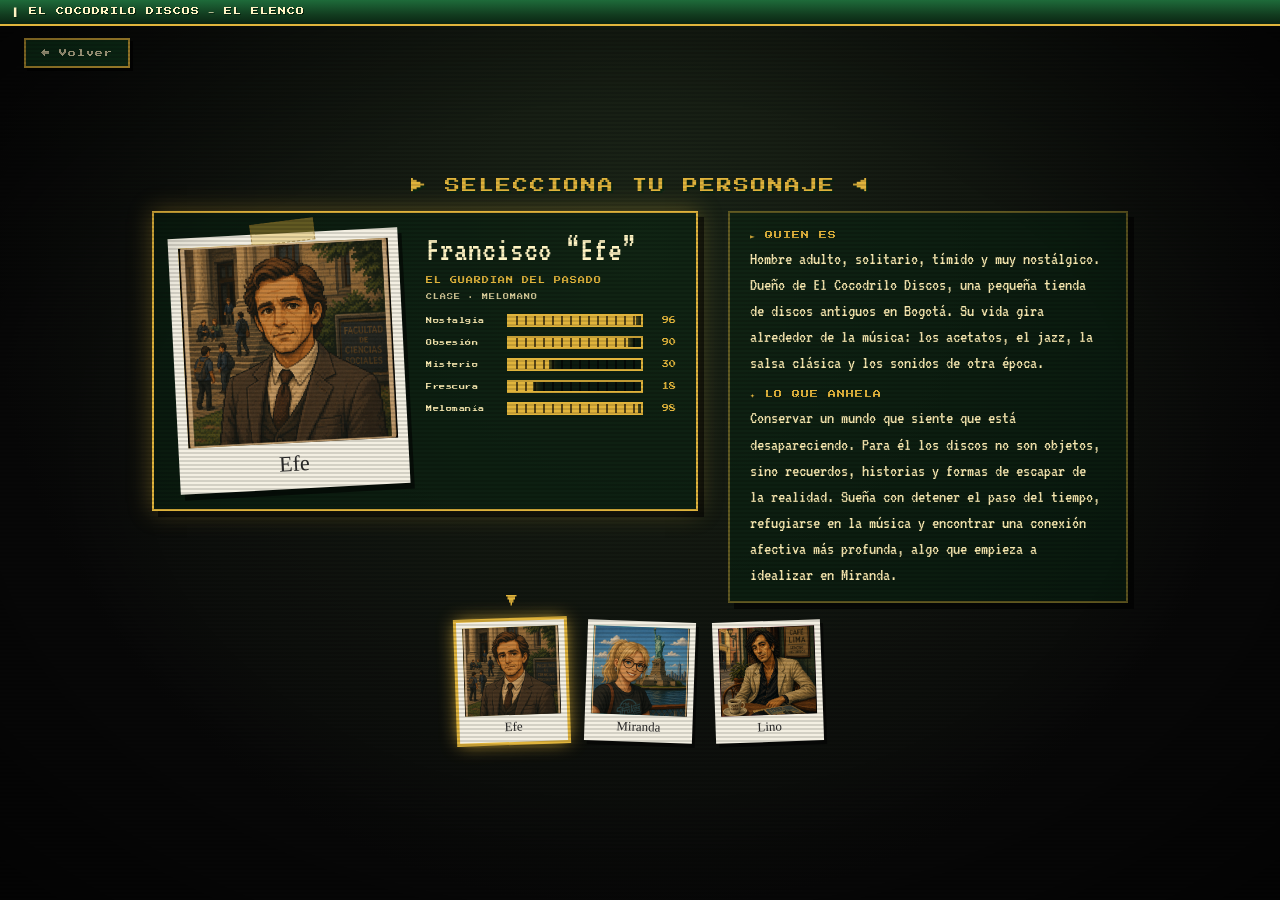
<file: personajes.html>
<!DOCTYPE html>
<html lang="es">
<head>
<meta charset="UTF-8" />
<meta name="viewport" content="width=device-width, initial-scale=1.0" />
<title>Personajes | El Cocodrilo Discos</title>

<!-- ====== ESTILOS (puedes mover esto a personajes.css) ====== -->
<style>
@import url('https://fonts.googleapis.com/css2?family=Press+Start+2P&family=VT323&family=Permanent+Marker&display=swap');

:root{
  --oro:#e0b43c;
  --oro-bright:#f5ca4e;
  --verde:#123d20;
  --verde-claro:#1e6b3a;
  --verde-oscuro:#0a2412;
  --crema:#fff4c4;
  --crema-dim:#f8e9b0;
  --fondo:#090909;
}

*{margin:0;padding:0;box-sizing:border-box;}

body{
  background:radial-gradient(ellipse at 50% 28%, #1c2618 0%, var(--fondo) 72%);
  min-height:100vh; overflow:hidden;
  font-family:'VT323','Courier New',monospace;
  color:var(--crema);
  display:flex; align-items:center; justify-content:center;
}
body::before{ /* scanlines */
  content:''; position:fixed; inset:0; z-index:90; pointer-events:none;
  background:repeating-linear-gradient(0deg, transparent, transparent 2px, rgba(0,0,0,.13) 2px, rgba(0,0,0,.13) 4px);
}
body::after{ /* vineta */
  content:''; position:fixed; inset:0; z-index:89; pointer-events:none;
  background:radial-gradient(ellipse at center, transparent 55%, rgba(0,0,0,.55) 100%);
}

/* -- Barra de titulo + Volver -- */
.barra-titulo{
  position:fixed; top:0; left:0; right:0; height:26px;
  background:linear-gradient(180deg, var(--verde-claro) 0%, var(--verde) 60%, var(--verde-oscuro) 100%);
  border-bottom:2px solid var(--oro); color:var(--crema);
  font-family:'Press Start 2P',monospace; font-size:8px; letter-spacing:1px;
  display:flex; align-items:center; padding-left:14px;
  z-index:100; text-shadow:1px 1px 0 var(--verde-oscuro);
}
.volver{
  position:fixed; top:38px; left:24px; z-index:80;
  padding:9px 15px; background:rgba(18,61,32,.9); color:var(--crema);
  border:2px solid var(--oro); text-decoration:none;
  font-family:'Press Start 2P',monospace; font-size:8px; letter-spacing:1px;
  box-shadow:3px 3px 0 rgba(0,0,0,.7); transition:transform .12s, background .12s;
}
.volver:hover{ transform:translate(-2px,-2px); background:var(--verde-claro); }

/* ====== ESCENA ====== */
.escena{ display:flex; flex-direction:column; align-items:center; gap:18px; padding-top:20px; }

.titulo{
  font-family:'Press Start 2P',monospace; font-size:15px; color:var(--oro);
  letter-spacing:2px; text-shadow:2px 2px 0 var(--verde-oscuro);
  animation:parpadeo 1.1s step-end infinite;
}
@keyframes parpadeo{ 0%,100%{opacity:1} 50%{opacity:.45} }

/* ====== ARENA (featured + perfil) ====== */
.arena{ display:flex; gap:30px; align-items:flex-start; }

.destacado{
  display:flex; gap:22px;
  background:rgba(9,36,18,.55);
  border:2px solid var(--acc, var(--oro));
  box-shadow:6px 6px 0 rgba(0,0,0,.6), 0 0 22px color-mix(in srgb, var(--acc,var(--oro)) 35%, transparent);
  padding:20px; transition:border-color .3s, box-shadow .3s;
}

/* polaroid grande */
.polaroid{
  background:#f3efe2; padding:10px 10px 0; position:relative;
  box-shadow:4px 6px 0 rgba(0,0,0,.55);
  transform:rotate(-3deg);
}
.polaroid .cinta{
  position:absolute; top:-12px; left:50%; transform:translateX(-50%) rotate(-4deg);
  width:64px; height:22px; background:rgba(224,180,60,.4);
  border:1px dashed rgba(120,90,30,.5);
}
.polaroid .foto{
  position:relative; width:210px; height:200px; overflow:hidden;
  background:linear-gradient(135deg, var(--acc,#888), #1a1a1a);
  display:flex; align-items:center; justify-content:center;
}
.polaroid .foto img{ position:absolute; inset:0; width:100%; height:100%; object-fit:cover; z-index:2; }
.polaroid .foto .ph{
  font-family:'Press Start 2P',monospace; font-size:46px; color:rgba(255,255,255,.85);
  text-shadow:2px 2px 0 rgba(0,0,0,.4);
}
.polaroid .pie{
  font-family:'Permanent Marker', cursive; font-size:22px; color:#2a2a2a;
  text-align:center; padding:8px 0 12px;
}

.datos{ width:250px; display:flex; flex-direction:column; }
.datos .nombre{ font-size:34px; line-height:1; color:var(--crema); }
.datos .epiteto{
  font-family:'Press Start 2P',monospace; font-size:7px; letter-spacing:1px;
  color:var(--acc,var(--oro)); margin-top:8px; line-height:1.6;
}
.datos .clase{
  font-family:'Press Start 2P',monospace; font-size:6px; letter-spacing:1px;
  color:var(--crema-dim); margin-top:8px; opacity:.85;
}

.stats{ margin-top:14px; display:flex; flex-direction:column; gap:9px; }
.stat{ display:grid; grid-template-columns:74px 1fr 26px; align-items:center; gap:7px; }
.stat .lbl{ font-family:'Press Start 2P',monospace; font-size:6px; color:var(--crema-dim); letter-spacing:.5px; }
.stat .barra{
  position:relative; height:13px; background:#0c1a10;
  border:2px solid var(--acc,var(--oro)); overflow:hidden;
}
.stat .barra i{
  display:block; height:100%; width:0;
  background:var(--acc,var(--oro)); box-shadow:0 0 8px var(--acc,var(--oro));
  transition:width .7s cubic-bezier(.3,.8,.25,1);
}
.stat .barra::after{
  content:''; position:absolute; inset:0; pointer-events:none;
  background:repeating-linear-gradient(90deg, transparent 0 7px, rgba(0,0,0,.6) 7px 9px);
}
.stat .val{ font-family:'Press Start 2P',monospace; font-size:7px; color:var(--acc,var(--oro)); text-align:right; }

.perfil{
  width:400px; max-height:392px; overflow-y:auto; padding-right:8px;
  background:rgba(9,36,18,.55); border:2px solid rgba(224,180,60,.4);
  box-shadow:6px 6px 0 rgba(0,0,0,.6); padding:18px 20px;
}
.perfil .ficha{ margin-bottom:14px; animation:aparece .4s ease; }
.perfil .clave{ font-family:'Press Start 2P',monospace; font-size:8px; color:var(--oro); letter-spacing:1px; }
.perfil .valor{ font-size:18px; line-height:1.45; color:var(--crema-dim); margin-top:5px; }
@keyframes aparece{ from{opacity:0; transform:translateY(8px);} to{opacity:1; transform:none;} }
.perfil::-webkit-scrollbar{ width:7px; }
.perfil::-webkit-scrollbar-thumb{ background:rgba(224,180,60,.4); }
.perfil::-webkit-scrollbar-track{ background:rgba(0,0,0,.3); }

/* ====== ROSTER ====== */
.roster{ display:flex; gap:20px; }
.slot{ position:relative; cursor:pointer; transition:transform .14s; }
.slot:hover{ transform:translateY(-5px); }
.slot .mini{
  background:#f3efe2; padding:6px 6px 0; transform:rotate(-2deg);
  box-shadow:3px 4px 0 rgba(0,0,0,.5); transition:box-shadow .15s;
}
.slot:nth-child(even) .mini{ transform:rotate(2deg); }
.slot .mini .foto{
  position:relative;
  width:96px; height:88px; overflow:hidden;
  background:linear-gradient(135deg, var(--acc,#888), #1a1a1a);
  display:flex; align-items:center; justify-content:center;
}
.slot .mini .foto img{ position:absolute; inset:0; width:100%; height:100%; object-fit:cover; z-index:2; }
.slot .mini .foto .ph{ font-family:'Press Start 2P',monospace; font-size:22px; color:rgba(255,255,255,.85); }
.slot .mini .pie{ font-family:'Permanent Marker',cursive; font-size:13px; color:#2a2a2a; text-align:center; padding:4px 0 7px; }

.slot.activa .mini{ box-shadow:0 0 0 3px var(--acc), 0 0 18px var(--acc); }
.slot .cursor{
  position:absolute; top:-26px; left:50%; transform:translateX(-50%);
  font-family:'Press Start 2P',monospace; font-size:12px; color:var(--acc,var(--oro));
  opacity:0; animation:saltar .6s ease-in-out infinite;
}
.slot.activa .cursor{ opacity:1; }
@keyframes saltar{ 0%,100%{transform:translateX(-50%) translateY(0)} 50%{transform:translateX(-50%) translateY(5px)} }

@media(max-height:780px){ .escena{ transform:scale(.86); } }
@media(max-width:900px){
  .arena{ flex-direction:column; align-items:center; }
  .perfil{ width:480px; max-height:240px; }
}
</style>
</head>

<body>
  <div class="barra-titulo">&#9612; EL COCODRILO DISCOS  &#9472;  EL ELENCO</div>
  <a href="index.html?dentro=1" class="volver">&#8592; Volver</a>

  <main class="escena">
    <div class="titulo">&#9654; SELECCIONA TU PERSONAJE &#9664;</div>

    <div class="arena">
      <div class="destacado" id="destacado">
        <div class="polaroid">
          <div class="cinta"></div>
          <div class="foto" id="fotoGrande">
            <span class="ph" id="phGrande">E</span>
          </div>
          <div class="pie" id="pieGrande">Efe</div>
        </div>

        <div class="datos">
          <div class="nombre" id="nombre">&#8212;</div>
          <div class="epiteto" id="epiteto">&#8212;</div>
          <div class="clase" id="clase">&#8212;</div>
          <div class="stats" id="stats"></div>
        </div>
      </div>

      <div class="perfil" id="perfil"></div>
    </div>

    <div class="roster" id="roster"></div>
  </main>

<!-- ====== LOGICA (puedes mover esto a personajes.js) ====== -->
<script>
const personajes = [
  {
    inicial:'E', img:'img/efe.png', nombre:'Francisco \u201CEfe\u201D', apodo:'Efe',
    acc:'#e0b43c',
    epiteto:'EL GUARDIAN DEL PASADO',
    clase:'CLASE \u00B7 MELOMANO',
    rol:'Protagonista \u00B7 Due\u00F1o de la tienda',
    stats:{ Nostalgia:96, Obsesi\u00F3n:90, Misterio:30, Frescura:18, Meloman\u00EDa:98 },
    quien:'Hombre adulto, solitario, t\u00EDmido y muy nost\u00E1lgico. Due\u00F1o de El Cocodrilo Discos, una peque\u00F1a tienda de discos antiguos en Bogot\u00E1. Su vida gira alrededor de la m\u00FAsica: los acetatos, el jazz, la salsa cl\u00E1sica y los sonidos de otra \u00E9poca.',
    anhela:'Conservar un mundo que siente que est\u00E1 desapareciendo. Para \u00E9l los discos no son objetos, sino recuerdos, historias y formas de escapar de la realidad. Sue\u00F1a con detener el paso del tiempo, refugiarse en la m\u00FAsica y encontrar una conexi\u00F3n afectiva m\u00E1s profunda, algo que empieza a idealizar en Miranda.',
    espera:'Que la m\u00FAsica antigua todav\u00EDa conserve un valor especial. Cree que encontrar grabaciones raras o perdidas puede darle sentido a su vida y justificar su manera de ver el mundo.',
    conflicto:'Vive demasiado aferrado al pasado y le cuesta adaptarse al presente. La soledad y la timidez lo limitan, y encima enfrenta una situaci\u00F3n econ\u00F3mica dif\u00EDcil: su tienda no es rentable.'
  },
  {
    inicial:'M', img:'img/miranda.png', nombre:'Miranda', apodo:'Miranda',
    acc:'#38b2a8',
    epiteto:'LA BRISA QUE ENTRO A LA TIENDA',
    clase:'CLASE \u00B7 ESPIRITU LIBRE',
    rol:'Asistente \u00B7 22 a\u00F1os',
    stats:{ Nostalgia:35, Obsesi\u00F3n:28, Misterio:45, Frescura:96, Meloman\u00EDa:52 },
    quien:'Joven de 22 a\u00F1os que trabaja como asistente en El Cocodrilo Discos. Viene de una familia acomodada y trae una energ\u00EDa distinta a la tienda: fresca y liviana frente al ambiente nost\u00E1lgico y algo detenido en el tiempo que rodea a Francisco.',
    anhela:'Vivir de una manera m\u00E1s libre y aut\u00E9ntica, lejos de las presiones y comodidades de su entorno familiar. La tienda es para ella casi una pausa bohemia antes de entrar en una vida adulta m\u00E1s convencional.',
    espera:'Explorar la m\u00FAsica y el mundo de los discos antiguos, pero sin la misma intensidad obsesiva con la que lo vive Efe.',
    conflicto:'Al no cargar las mismas preocupaciones econ\u00F3micas, al principio no dimensiona la gravedad de la situaci\u00F3n de la tienda. Mientras ella lo vive con ligereza, Francisco deposita sobre ella expectativas sentimentales fuertes y silenciosas, creando una distancia entre lo que \u00E9l imagina y lo que ella quiere ofrecer.'
  },
  {
    inicial:'L', img:'img/lino.png', nombre:'Lino Pe\u00F1aliza', apodo:'Lino',
    acc:'#cf5c72',
    epiteto:'EL VENDEDOR DE MITOS',
    clase:'CLASE \u00B7 ENIGMA',
    rol:'Cliente misterioso',
    stats:{ Nostalgia:55, Obsesi\u00F3n:62, Misterio:99, Frescura:40, Meloman\u00EDa:74 },
    quien:'Cliente misterioso que aparece en la tienda y cambia el rumbo de la historia. Llega con una supuesta grabaci\u00F3n in\u00E9dita de 1974: Cheo Feliciano cantando El Rat\u00F3n acompa\u00F1ado por un solo de guitarra el\u00E9ctrica de Eric Clapton. Enigm\u00E1tico, refinado y dif\u00EDcil de descifrar.',
    anhela:'Crear un mito. M\u00E1s que vender un disco, quiere provocar asombro, despertar curiosidad y alterar la rutina de los coleccionistas. Su grabaci\u00F3n funciona como una leyenda musical, algo que parece estar entre la realidad y la fantas\u00EDa.',
    espera:'Encontrar en Francisco a la persona perfecta para creer en la pieza y darle importancia. Sabe que Efe no mira los discos por su valor econ\u00F3mico, sino por su significado emocional y casi sagrado.',
    conflicto:'Se mueve entre la genialidad y el enga\u00F1o. Nunca queda claro si representa una oportunidad real o una ilusi\u00F3n peligrosa, pero termina alimentando la obsesi\u00F3n de Francisco y golpeando a\u00FAn m\u00E1s su estabilidad emocional y econ\u00F3mica.'
  }
];

const destacado = document.getElementById('destacado');
const fotoGrande= document.getElementById('fotoGrande');
const phGrande  = document.getElementById('phGrande');
const pieGrande = document.getElementById('pieGrande');
const nombreEl  = document.getElementById('nombre');
const epitetoEl = document.getElementById('epiteto');
const claseEl   = document.getElementById('clase');
const statsEl   = document.getElementById('stats');
const perfilEl  = document.getElementById('perfil');
const rosterEl  = document.getElementById('roster');

let actual = -1;

function ponerFoto(contenedor, ph, p){
  ph.textContent = p.inicial;
  const vieja = contenedor.querySelector('img');
  if(vieja) vieja.remove();
  const img = document.createElement('img');
  img.alt = p.nombre;
  img.onerror = () => img.remove();
  img.src = p.img;
  contenedor.appendChild(img);
}

personajes.forEach((p,i)=>{
  const slot = document.createElement('div');
  slot.className = 'slot';
  slot.style.setProperty('--acc', p.acc);
  slot.dataset.i = i;
  slot.innerHTML = `
    <div class="cursor">&#9660;</div>
    <div class="mini">
      <div class="foto"><span class="ph">${p.inicial}</span></div>
      <div class="pie">${p.apodo}</div>
    </div>`;
  ponerFoto(slot.querySelector('.foto'), slot.querySelector('.ph'), p);
  slot.addEventListener('click', ()=> elegir(i));
  rosterEl.appendChild(slot);
});

function elegir(i){
  if(i===actual) return;
  actual = i;
  const p = personajes[i];

  destacado.style.setProperty('--acc', p.acc);

  ponerFoto(fotoGrande, phGrande, p);
  pieGrande.textContent = p.apodo;

  nombreEl.textContent = p.nombre;
  epitetoEl.textContent = p.epiteto;
  claseEl.textContent = p.clase;

  statsEl.innerHTML = Object.entries(p.stats).map(([k,v],idx)=>`
    <div class="stat">
      <span class="lbl">${k}</span>
      <div class="barra"><i data-v="${v}" style="transition-delay:${idx*0.08}s"></i></div>
      <span class="val">${v}</span>
    </div>`).join('');
  requestAnimationFrame(()=>{
    statsEl.querySelectorAll('.barra i').forEach(b=> b.style.width = b.dataset.v + '%');
  });

  perfilEl.innerHTML = `
    <div class="ficha"><div class="clave">&#9658; QUIEN ES</div><div class="valor">${p.quien}</div></div>
    <div class="ficha"><div class="clave">&#10022; LO QUE ANHELA</div><div class="valor">${p.anhela}</div></div>
    <div class="ficha"><div class="clave">&#9670; LO QUE ESPERA</div><div class="valor">${p.espera}</div></div>
    <div class="ficha"><div class="clave">&#9650; SU CONFLICTO</div><div class="valor">${p.conflicto}</div></div>`;
  perfilEl.scrollTop = 0;

  document.querySelectorAll('.slot').forEach(s=>{
    s.classList.toggle('activa', Number(s.dataset.i)===i);
  });

  blip();
}

document.addEventListener('keydown', e=>{
  if(e.key==='ArrowRight') elegir((actual+1)%personajes.length);
  if(e.key==='ArrowLeft')  elegir((actual-1+personajes.length)%personajes.length);
});

let audioCtx=null;
function getCtx(){ if(!audioCtx) audioCtx=new (window.AudioContext||window.webkitAudioContext)(); return audioCtx; }
function blip(){
  try{
    const ctx=getCtx();
    const osc=ctx.createOscillator(), g=ctx.createGain();
    osc.connect(g); g.connect(ctx.destination);
    osc.type='square';
    osc.frequency.setValueAtTime(520, ctx.currentTime);
    osc.frequency.exponentialRampToValueAtTime(880, ctx.currentTime+0.07);
    g.gain.setValueAtTime(0.07, ctx.currentTime);
    g.gain.exponentialRampToValueAtTime(0.001, ctx.currentTime+0.12);
    osc.start(); osc.stop(ctx.currentTime+0.12);
  }catch(_){}
}

elegir(0);
</script>
</body>
</html>
</file>
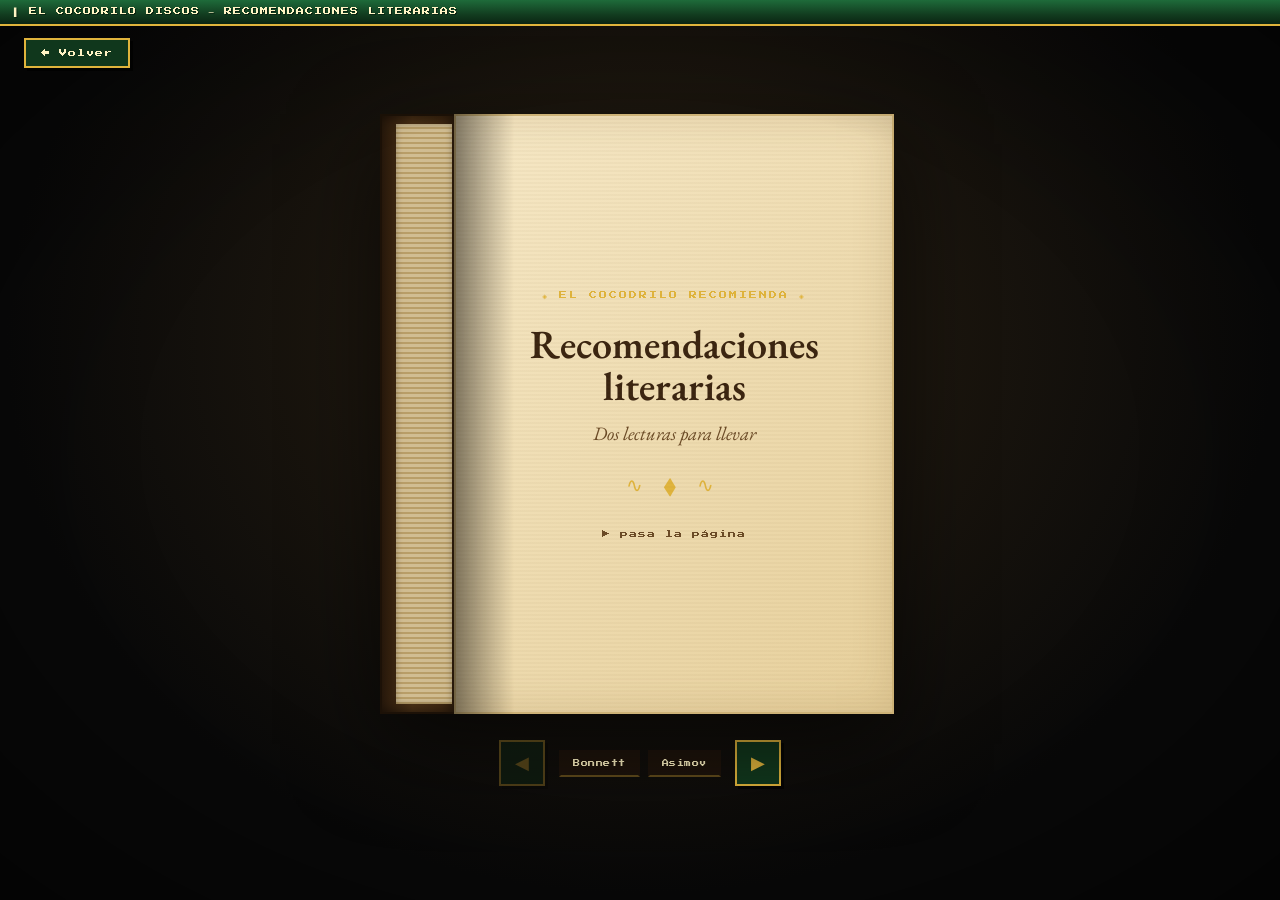
<file: recomendaciones-libros.html>
<!DOCTYPE html>
<html lang="es">
<head>
<meta charset="UTF-8" />
<meta name="viewport" content="width=device-width, initial-scale=1.0" />
<title>Recomendaciones literarias | El Cocodrilo Discos</title>

<!-- ====== ESTILOS (puedes mover esto a recomendaciones-libros.css) ====== -->
<style>
@import url('https://fonts.googleapis.com/css2?family=Press+Start+2P&family=EB+Garamond:ital,wght@0,400;0,500;0,600;1,400&display=swap');

:root{
  --oro:#e0b43c; --oro-bright:#f5ca4e;
  --verde:#123d20; --verde-claro:#1e6b3a; --verde-oscuro:#0a2412; --crema:#fff4c4;
  --papel-1:#f6e8c6; --papel-2:#e7d09c; --papel-borde:#cdb277;
  --tinta:#3a2410; --tinta-suave:#6a4a26; --fondo:#090909;
}
*{margin:0;padding:0;box-sizing:border-box;}
body{ background:radial-gradient(ellipse at 50% 38%, #2a2012 0%, var(--fondo) 70%);
  min-height:100vh; overflow:hidden; font-family:'EB Garamond', Georgia, serif; color:var(--tinta);
  display:flex; align-items:center; justify-content:center; }
body::after{ content:''; position:fixed; inset:0; background:radial-gradient(ellipse at center, transparent 55%, rgba(0,0,0,.5) 100%); pointer-events:none; z-index:50; }

.barra-titulo{ position:fixed; top:0; left:0; right:0; height:26px;
  background:linear-gradient(180deg, var(--verde-claro) 0%, var(--verde) 60%, var(--verde-oscuro) 100%);
  border-bottom:2px solid var(--oro); color:var(--crema);
  font-family:'Press Start 2P',monospace; font-size:8px; letter-spacing:1px;
  display:flex; align-items:center; padding-left:14px; z-index:100; text-shadow:1px 1px 0 var(--verde-oscuro); }
.volver{ position:fixed; top:38px; left:24px; z-index:60; padding:9px 15px;
  background:rgba(18,61,32,.9); color:var(--crema); border:2px solid var(--oro); text-decoration:none;
  font-family:'Press Start 2P',monospace; font-size:8px; letter-spacing:1px; box-shadow:3px 3px 0 rgba(0,0,0,.7); transition:transform .12s, background .12s; }
.volver:hover{ transform:translate(-2px,-2px); background:var(--verde-claro); }

.escena{ display:flex; flex-direction:column; align-items:center; gap:26px; }

/* ── LIBRO ── */
.libro{ position:relative; width:520px; height:600px; perspective:2400px; filter:drop-shadow(0 30px 45px rgba(0,0,0,.6)); }
.lomo{ position:absolute; left:0; top:0; bottom:0; width:78px;
  background:linear-gradient(90deg, #2a1a0c 0%, #4a3015 40%, #3a2410 100%); border:2px solid #1c1107; border-right:none; box-shadow:inset -6px 0 14px rgba(0,0,0,.55); }
.lomo::before{ content:''; position:absolute; inset:8px 6px 8px 14px; background:repeating-linear-gradient(180deg, #e9d6a8 0 3px, #cdb277 3px 5px); opacity:.85; box-shadow:inset 0 0 6px rgba(0,0,0,.3); }
.zona{ position:absolute; left:74px; top:0; width:440px; height:600px; transform-style:preserve-3d; }
.zona::before{ content:''; position:absolute; left:0; top:0; bottom:0; width:60px; background:linear-gradient(90deg, rgba(0,0,0,.45), transparent); z-index:6; pointer-events:none; }
.papel{ background:linear-gradient(135deg, var(--papel-1), var(--papel-2)); border:2px solid var(--papel-borde); box-shadow:inset 0 0 40px rgba(120,90,40,.18); }
.papel::after{ content:''; position:absolute; inset:0; background:repeating-linear-gradient(0deg, rgba(120,90,40,.04) 0 2px, transparent 2px 4px); pointer-events:none; }
.hoja{ position:absolute; inset:0; padding:54px 46px 48px; display:flex; flex-direction:column; overflow:hidden; }
.flip{ position:absolute; inset:0; transform-origin:left center; transform-style:preserve-3d; z-index:8; display:none; }
.flip.activa{ display:block; }
.cara{ position:absolute; inset:0; padding:54px 46px 48px; backface-visibility:hidden; display:flex; flex-direction:column; overflow:hidden; }
.cara.dorso{ transform:rotateY(180deg); }
.flip.activa .cara::before{ content:''; position:absolute; inset:0; background:linear-gradient(90deg, rgba(0,0,0,.28), transparent 45%); pointer-events:none; }

.num-cap{ font-family:'Press Start 2P',monospace; font-size:11px; color:var(--oro); letter-spacing:2px; margin-bottom:6px; text-shadow:1px 1px 0 rgba(0,0,0,.15); }
.titulo-cap{ font-size:30px; font-weight:600; line-height:1.05; color:var(--tinta); margin-bottom:4px; }
.meta-cap{ font-style:italic; font-size:18px; color:var(--tinta-suave); margin-bottom:12px; }
.regla{ width:70px; height:3px; margin-bottom:16px; background:linear-gradient(90deg, var(--oro), transparent); }
.cuerpo{ overflow-y:auto; padding-right:6px; }
.cuerpo p{ font-size:17px; line-height:1.6; margin-bottom:12px; text-align:justify; color:#34230f; }
.dropcap:first-letter{ float:left; font-size:52px; line-height:.8; padding:4px 8px 0 0; color:var(--oro); font-weight:600; }
.cuerpo em{ font-style:italic; }
.cuerpo::-webkit-scrollbar{ width:6px; } .cuerpo::-webkit-scrollbar-thumb{ background:rgba(160,120,50,.45); border-radius:3px; } .cuerpo::-webkit-scrollbar-track{ background:transparent; }
.folio{ margin-top:auto; padding-top:10px; text-align:center; font-family:'Press Start 2P',monospace; font-size:8px; color:var(--tinta-suave); letter-spacing:1px; }

.portada{ position:absolute; inset:0; display:flex; flex-direction:column; align-items:center; justify-content:center; text-align:center; padding:50px 40px; }
.portada .sello{ font-family:'Press Start 2P',monospace; font-size:8px; color:var(--oro); letter-spacing:2px; margin-bottom:22px; }
.portada h1{ font-size:40px; font-weight:600; line-height:1.05; color:var(--tinta); }
.portada .sub{ font-size:19px; font-style:italic; color:var(--tinta-suave); margin-top:14px; }
.portada .orn{ margin:26px 0; color:var(--oro); font-size:20px; letter-spacing:8px; }
.portada .hint{ font-family:'Press Start 2P',monospace; font-size:8px; color:var(--tinta-suave); letter-spacing:1px; margin-top:6px; animation:parpadeo 1.5s step-end infinite; }
@keyframes parpadeo{ 0%,100%{opacity:.85} 50%{opacity:.25} }

.controles{ display:flex; align-items:center; gap:14px; }
.flecha{ width:46px; height:46px; display:flex; align-items:center; justify-content:center;
  background:rgba(18,61,32,.9); border:2px solid var(--oro); color:var(--oro); font-size:18px; cursor:pointer;
  box-shadow:3px 3px 0 rgba(0,0,0,.6); transition:transform .12s, background .12s, opacity .2s; }
.flecha:hover:not([disabled]){ transform:translate(-2px,-2px); background:var(--verde-claro); color:var(--oro-bright); }
.flecha[disabled]{ opacity:.28; cursor:default; }
.indice{ display:flex; gap:8px; }
.tab{ padding:8px 12px; background:rgba(40,25,12,.55); border:2px solid transparent; border-bottom-color:rgba(224,180,60,.35);
  color:var(--crema); font-family:'Press Start 2P',monospace; font-size:7px; letter-spacing:.5px; cursor:pointer; transition:all .15s; }
.tab:hover{ border-color:var(--oro); color:var(--oro-bright); transform:translateY(-3px); }
.tab.activa{ background:var(--oro); color:var(--verde-oscuro); border-color:var(--oro-bright); box-shadow:0 0 14px rgba(224,180,60,.5); }
</style>
</head>

<body>
  <div class="barra-titulo">▌ EL COCODRILO DISCOS  ─  RECOMENDACIONES LITERARIAS</div>
  <a href="index.html?dentro=1" class="volver">← Volver</a>

  <main class="escena">
    <div class="libro">
      <div class="lomo"></div>
      <div class="zona">
        <div class="hoja papel" id="hoja"></div>
        <div class="flip papel" id="flip">
          <div class="cara frente papel" id="caraFrente"></div>
          <div class="cara dorso papel" id="caraDorso"></div>
        </div>
      </div>
    </div>

    <div class="controles">
      <button class="flecha" id="prev" aria-label="Anterior">◀</button>
      <div class="indice" id="indice"></div>
      <button class="flecha" id="next" aria-label="Siguiente">▶</button>
    </div>
  </main>

<!-- ====== LÓGICA (puedes mover esto a recomendaciones-libros.js) ====== -->
<script>
const secciones = [
  { portada:true, tab:'Portada' },
  {
    num:'LIBRO I', tab:'Bonnett', titulo:'Lo que no tiene nombre', meta:'Piedad Bonnett · 🇨🇴 Colombia',
    parrafos:[
      'De la literatura colombiana recomendaría <em>Lo que no tiene nombre</em>, de Piedad Bonnett. Es una obra profundamente personal en la que la autora reflexiona sobre la vida y la muerte de su hijo Daniel. A través de una escritura honesta y conmovedora, Bonnett aborda temas como la salud mental, el duelo, la memoria y el amor familiar.',
      'Aunque se trata de una experiencia íntima, el libro logra conectar con preguntas universales sobre la pérdida y la manera en que las personas intentan reconstruir su vida después de una tragedia. Es una lectura difícil por momentos, pero también profundamente humana y necesaria.'
    ]
  },
  {
    num:'LIBRO II', tab:'Asimov', titulo:'Fundación', meta:'Isaac Asimov · 🌎 Internacional',
    parrafos:[
      'Del ámbito internacional recomendaría <em>Fundación</em>, de Isaac Asimov. Considerada una de las obras más importantes de la ciencia ficción, la novela presenta una sociedad galáctica en decadencia y el esfuerzo de un grupo de científicos por preservar el conocimiento humano para reducir siglos de oscuridad.',
      'Más que una historia sobre tecnología, es una reflexión sobre la historia, la política, el poder y la capacidad del conocimiento para transformar el futuro. A través de la psicohistoria y de los acontecimientos que enfrentan los personajes, Asimov plantea preguntas sobre el destino de las civilizaciones y el papel que juegan las ideas en el desarrollo de la humanidad.',
      'Su influencia puede verse todavía hoy en innumerables obras de ciencia ficción y continúa siendo una lectura fundamental para quienes disfrutan de imaginar el futuro sin dejar de reflexionar sobre el presente.'
    ]
  }
];

const hoja=document.getElementById('hoja'), flip=document.getElementById('flip'),
      caraFrente=document.getElementById('caraFrente'), caraDorso=document.getElementById('caraDorso'),
      indiceEl=document.getElementById('indice'), btnPrev=document.getElementById('prev'), btnNext=document.getElementById('next');

let actual=0, animando=false; const total=secciones.length;

function htmlDe(i){
  const s=secciones[i];
  if(s.portada){
    return `<div class="portada">
      <div class="sello">◈ EL COCODRILO RECOMIENDA ◈</div>
      <h1>Recomendaciones<br>literarias</h1>
      <div class="sub">Dos lecturas para llevar</div>
      <div class="orn">∿ ◆ ∿</div>
      <div class="hint">▶ pasa la página</div>
    </div>`;
  }
  return `<div class="num-cap">${s.num}</div>
    <h2 class="titulo-cap">${s.titulo}</h2>
    <div class="meta-cap">${s.meta}</div>
    <div class="regla"></div>
    <div class="cuerpo">${s.parrafos.map((p,idx)=>`<p${idx===0?' class="dropcap"':''}>${p}</p>`).join('')}</div>
    <div class="folio">— ${i} —</div>`;
}

secciones.forEach((s,i)=>{ if(s.portada) return;
  const b=document.createElement('button'); b.className='tab'; b.textContent=s.tab; b.dataset.i=i;
  b.addEventListener('click', ()=> irA(i)); indiceEl.appendChild(b);
});

function actualizarUI(){
  document.querySelectorAll('.tab').forEach(t=> t.classList.toggle('activa', Number(t.dataset.i)===actual));
  btnPrev.disabled=actual===0; btnNext.disabled=actual===total-1;
}
function render(i){ hoja.innerHTML=htmlDe(i); actual=i; actualizarUI(); }
function irA(i){ if(animando||i===actual||i<0||i>=total) return; voltear(i, i>actual?'next':'prev'); }

function voltear(i, dir){
  animando=true;
  const saliente=htmlDe(actual), entrante=htmlDe(i);
  hoja.innerHTML=entrante;
  if(dir==='next'){ caraFrente.innerHTML=saliente; caraDorso.innerHTML=entrante; flip.style.transition='none'; flip.style.transform='rotateY(0deg)'; }
  else { caraDorso.innerHTML=saliente; caraFrente.innerHTML=entrante; flip.style.transition='none'; flip.style.transform='rotateY(-180deg)'; }
  flip.classList.add('activa'); void flip.offsetWidth;
  flip.style.transition='transform .8s cubic-bezier(.42,.04,.22,1)';
  flip.style.transform = dir==='next' ? 'rotateY(-180deg)' : 'rotateY(0deg)';
  setTimeout(()=>{ flip.classList.remove('activa'); flip.style.transition='none'; flip.style.transform='rotateY(0deg)';
    caraFrente.innerHTML=''; caraDorso.innerHTML=''; actual=i; actualizarUI(); animando=false; }, 820);
}

btnNext.addEventListener('click', ()=> irA(actual+1));
btnPrev.addEventListener('click', ()=> irA(actual-1));
document.addEventListener('keydown', e=>{ if(e.key==='ArrowRight') irA(actual+1); if(e.key==='ArrowLeft') irA(actual-1); });

render(0);
</script>
</body>
</html>
</file>
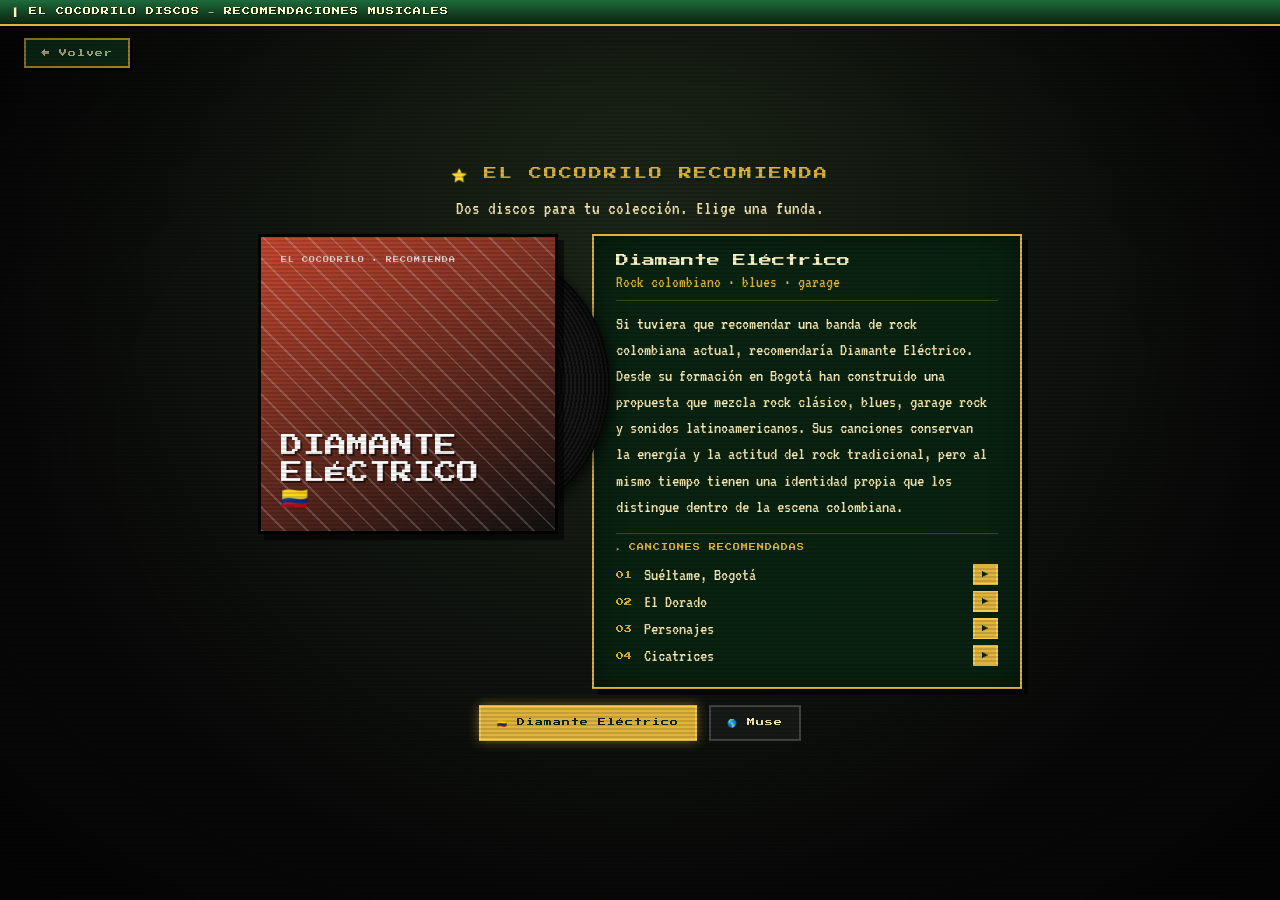
<file: recomendaciones-musica.html>
<!DOCTYPE html>
<html lang="es">
<head>
<meta charset="UTF-8" />
<meta name="viewport" content="width=device-width, initial-scale=1.0" />
<title>Recomendaciones musicales | El Cocodrilo Discos</title>

<!-- ====== ESTILOS (puedes mover esto a recomendaciones-musica.css) ====== -->
<style>
@import url('https://fonts.googleapis.com/css2?family=Press+Start+2P&family=VT323&display=swap');

:root{
  --oro:#e0b43c; --oro-bright:#f5ca4e;
  --verde:#123d20; --verde-claro:#1e6b3a; --verde-oscuro:#0a2412;
  --crema:#fff4c4; --crema-dim:#f8e9b0; --fondo:#090909;
}
*{margin:0;padding:0;box-sizing:border-box;}
body{
  background:radial-gradient(ellipse at 50% 26%, #1c2618 0%, var(--fondo) 72%);
  min-height:100vh; overflow-y:auto;
  font-family:'VT323','Courier New',monospace; color:var(--crema);
  display:flex; align-items:center; justify-content:center; padding:54px 16px 46px;
}
body::before{ content:''; position:fixed; inset:0; z-index:90; pointer-events:none;
  background:repeating-linear-gradient(0deg, transparent, transparent 2px, rgba(0,0,0,.13) 2px, rgba(0,0,0,.13) 4px); }
body::after{ content:''; position:fixed; inset:0; z-index:89; pointer-events:none;
  background:radial-gradient(ellipse at center, transparent 58%, rgba(0,0,0,.5) 100%); }

.barra-titulo{ position:fixed; top:0; left:0; right:0; height:26px;
  background:linear-gradient(180deg, var(--verde-claro) 0%, var(--verde) 60%, var(--verde-oscuro) 100%);
  border-bottom:2px solid var(--oro); color:var(--crema);
  font-family:'Press Start 2P',monospace; font-size:8px; letter-spacing:1px;
  display:flex; align-items:center; padding-left:14px; z-index:100; text-shadow:1px 1px 0 var(--verde-oscuro); }
.volver{ position:fixed; top:38px; left:24px; z-index:80; padding:9px 15px;
  background:rgba(18,61,32,.92); color:var(--crema); border:2px solid var(--oro); text-decoration:none;
  font-family:'Press Start 2P',monospace; font-size:8px; letter-spacing:1px; box-shadow:3px 3px 0 rgba(0,0,0,.7); transition:transform .12s, background .12s; }
.volver:hover{ transform:translate(-2px,-2px); background:var(--verde-claro); }

.escena{ display:flex; flex-direction:column; align-items:center; gap:16px; }
.titulo{ font-family:'Press Start 2P',monospace; font-size:13px; color:var(--oro); letter-spacing:2px; text-shadow:2px 2px 0 var(--verde-oscuro); }
.subt{ font-size:19px; color:var(--crema-dim); text-align:center; }

.vitrina{ display:flex; gap:34px; align-items:stretch; }

/* ── FUNDA + VINILO ── */
.funda{ position:relative; width:300px; height:300px; flex-shrink:0; }
.vinilo{ position:absolute; top:8px; right:-52px; width:284px; height:284px; border-radius:50%; z-index:1;
  background:repeating-radial-gradient(circle at center, #0c0c0c 0 2px, #1a1a1a 2px 4px); box-shadow:inset 0 0 22px rgba(0,0,0,.9), 4px 4px 12px rgba(0,0,0,.6);
  transition:right .4s ease; }
.vinilo::after{ content:''; position:absolute; top:50%; left:50%; transform:translate(-50%,-50%); width:96px; height:96px; border-radius:50%;
  background:var(--acc, #888); box-shadow:inset 0 0 8px rgba(0,0,0,.4); }
.caratula{ position:absolute; inset:0; z-index:2; padding:20px;
  background:linear-gradient(150deg, var(--acc,#444), #111);
  border:3px solid #000; box-shadow:6px 6px 0 rgba(0,0,0,.55);
  display:flex; flex-direction:column; justify-content:space-between; overflow:hidden; }
.caratula::before{ content:''; position:absolute; inset:0; opacity:.18; pointer-events:none;
  background:repeating-linear-gradient(45deg, #fff 0 2px, transparent 2px 16px); }
.caratula .sello{ font-family:'Press Start 2P',monospace; font-size:6px; letter-spacing:1px; color:rgba(255,255,255,.8); position:relative; }
.caratula .banda{ position:relative; font-family:'Press Start 2P',monospace; font-size:22px; line-height:1.2; color:#fff; text-shadow:2px 2px 0 rgba(0,0,0,.5); }
.caratula .pais{ position:relative; font-size:22px; color:#fff; }

/* ── NOTAS ── */
.notas{ width:430px; display:flex; flex-direction:column;
  background:rgba(9,36,18,.92); border:2px solid var(--oro);
  box-shadow:6px 6px 0 rgba(0,0,0,.6), inset 0 0 30px rgba(0,0,0,.4); padding:18px 22px; }
.notas .enc{ border-bottom:1px solid rgba(224,180,60,.3); padding-bottom:10px; margin-bottom:10px; }
.notas .enc .b{ font-family:'Press Start 2P',monospace; font-size:13px; color:var(--crema); }
.notas .enc .g{ font-size:17px; color:var(--oro); margin-top:6px; }
.cuerpo{ overflow-y:auto; max-height:210px; padding-right:8px; }
.cuerpo p{ font-size:18px; line-height:1.45; color:var(--crema-dim); margin-bottom:10px; }
.cuerpo em{ font-style:italic; color:var(--crema); }
.cuerpo::-webkit-scrollbar{ width:7px; } .cuerpo::-webkit-scrollbar-thumb{ background:rgba(224,180,60,.4); } .cuerpo::-webkit-scrollbar-track{ background:rgba(0,0,0,.3); }

.tracklist{ margin-top:12px; border-top:1px solid rgba(224,180,60,.3); padding-top:10px; }
.tracklist .tl{ font-family:'Press Start 2P',monospace; font-size:7px; color:var(--oro); letter-spacing:1px; margin-bottom:8px; }
.track{ display:flex; align-items:center; gap:10px; font-size:18px; color:var(--crema-dim); padding:3px 0; }
.track .n{ font-family:'Press Start 2P',monospace; font-size:8px; color:var(--oro); min-width:18px; }
.track a{ margin-left:auto; font-family:'Press Start 2P',monospace; font-size:7px; color:var(--verde-oscuro);
  background:var(--oro); border:2px solid var(--oro-bright); padding:5px 7px; text-decoration:none; }
.track a:hover{ background:var(--oro-bright); }

.selector{ display:flex; gap:12px; }
.tab{ background:rgba(255,255,255,.04); border:2px solid #444; color:var(--crema-dim);
  font-family:'Press Start 2P',monospace; font-size:8px; letter-spacing:1px; padding:11px 16px; cursor:pointer; transition:all .14s; }
.tab:hover{ border-color:var(--oro); color:var(--crema); }
.tab.activa{ background:var(--oro); color:var(--verde-oscuro); border-color:var(--oro-bright); box-shadow:0 0 12px rgba(224,180,60,.5); }

@media(max-width:820px){ .vitrina{ flex-direction:column; align-items:center; gap:60px; } .notas{ width:360px; } .vinilo{ right:-30px; } }
</style>
</head>

<body>
  <div class="barra-titulo">▌ EL COCODRILO DISCOS  ─  RECOMENDACIONES MUSICALES</div>
  <a href="index.html?dentro=1" class="volver">← Volver</a>

  <main class="escena">
    <div class="titulo">⭐ EL COCODRILO RECOMIENDA</div>
    <div class="subt">Dos discos para tu colección. Elige una funda.</div>

    <div class="vitrina">
      <div class="funda" id="funda">
        <div class="vinilo" id="vinilo"></div>
        <div class="caratula" id="caratula">
          <div class="sello">EL COCODRILO · RECOMIENDA</div>
          <div>
            <div class="banda" id="cBanda">DIAMANTE<br>ELÉCTRICO</div>
            <div class="pais" id="cPais">🇨🇴</div>
          </div>
        </div>
      </div>

      <div class="notas">
        <div class="enc">
          <div class="b" id="nBanda">—</div>
          <div class="g" id="nGenero">—</div>
        </div>
        <div class="cuerpo" id="cuerpo"></div>
        <div class="tracklist">
          <div class="tl">▸ CANCIONES RECOMENDADAS</div>
          <div id="tracks"></div>
        </div>
      </div>
    </div>

    <div class="selector" id="selector"></div>
  </main>

<!-- ====== LÓGICA (puedes mover esto a recomendaciones-musica.js) ====== -->
<script>
const discos = [
  {
    tab:'🇨🇴 Diamante Eléctrico', banda:'DIAMANTE<br>ELÉCTRICO', nombre:'Diamante Eléctrico',
    pais:'🇨🇴', genero:'Rock colombiano · blues · garage', acc:'#c8472f',
    parrafos:[
      'Si tuviera que recomendar una banda de rock colombiana actual, recomendaría Diamante Eléctrico. Desde su formación en Bogotá han construido una propuesta que mezcla rock clásico, blues, garage rock y sonidos latinoamericanos. Sus canciones conservan la energía y la actitud del rock tradicional, pero al mismo tiempo tienen una identidad propia que los distingue dentro de la escena colombiana.',
      'Lo que más valoro de la banda es su capacidad para demostrar que el rock sigue siendo un género vigente y capaz de reinventarse. Álbumes como <em>Buitres</em> y <em>Mira lo que me hiciste hacer</em> muestran una evolución constante sin perder autenticidad.'
    ],
    canciones:['Suéltame, Bogotá','El Dorado','Personajes','Cicatrices']
  },
  {
    tab:'🌎 Muse', banda:'MUSE', nombre:'Muse',
    pais:'🇬🇧', genero:'Rock alternativo · progresivo · electrónico', acc:'#3550c8',
    parrafos:[
      'A nivel internacional recomendaría Muse, una banda británica que ha logrado combinar rock alternativo, progresivo y elementos electrónicos en una propuesta única. Sus canciones exploran temas como la identidad, el paso del tiempo, la soledad, la incertidumbre y la búsqueda de significado, siempre acompañadas por una instrumentación ambiciosa y una gran carga emocional.',
      'Lo que más valoro de Muse es su capacidad para equilibrar la energía del rock con momentos profundamente introspectivos. Muchas de sus canciones invitan a reflexionar sobre la condición humana y la fragilidad de nuestras certezas, temas que también aparecen de manera indirecta en <em>La nostalgia del melómano</em>. Por eso considero que es una banda que demuestra cómo el rock puede seguir siendo innovador, emotivo y relevante.',
      'Si tuviera que recomendar solo dos canciones para empezar a escuchar Muse, elegiría <em>Blackout</em> y <em>Thoughts of a Dying Atheist</em>. La primera transmite una sensación de fragilidad y aceptación frente al paso del tiempo, mientras que la segunda reflexiona sobre las dudas existenciales y la búsqueda de sentido. Ambas muestran una faceta más íntima de la banda y conectan muy bien con los temas de nostalgia, memoria y reflexión presentes en la novela.'
    ],
    canciones:['Blackout','Thoughts of a Dying Atheist','Hysteria','Knights of Cydonia']
  }
];

const funda=document.getElementById('funda'), vinilo=document.getElementById('vinilo'),
      caratula=document.getElementById('caratula'), cBanda=document.getElementById('cBanda'),
      cPais=document.getElementById('cPais'), nBanda=document.getElementById('nBanda'),
      nGenero=document.getElementById('nGenero'), cuerpo=document.getElementById('cuerpo'),
      tracksEl=document.getElementById('tracks'), selector=document.getElementById('selector');

let actual=-1;

discos.forEach((d,i)=>{
  const b=document.createElement('button'); b.className='tab'; b.dataset.i=i; b.innerHTML=d.tab;
  b.addEventListener('click', ()=> poner(i));
  selector.appendChild(b);
});

function poner(i){
  if(i===actual) return; actual=i; const d=discos[i];

  funda.style.setProperty('--acc', d.acc);
  cBanda.innerHTML = d.banda; cPais.textContent = d.pais;

  // sale un poco el vinilo al cambiar
  vinilo.style.right='-30px';
  setTimeout(()=>{ vinilo.style.right='-52px'; }, 260);

  nBanda.textContent = d.nombre; nGenero.textContent = d.genero;
  cuerpo.innerHTML = d.parrafos.map(p=>`<p>${p}</p>`).join('');
  cuerpo.scrollTop=0;

  tracksEl.innerHTML = d.canciones.map((c,idx)=>{
    const url='https://www.youtube.com/results?search_query='+encodeURIComponent(d.nombre+' '+c);
    return `<div class="track"><span class="n">${String(idx+1).padStart(2,'0')}</span> ${c}
      <a href="${url}" target="_blank" rel="noopener">▶</a></div>`;
  }).join('');

  document.querySelectorAll('.tab').forEach(t=> t.classList.toggle('activa', Number(t.dataset.i)===i));
  slide();
}

let audioCtx=null;
function slide(){ try{ audioCtx=audioCtx||new (window.AudioContext||window.webkitAudioContext)();
  const dur=.22; const buf=audioCtx.createBuffer(1,audioCtx.sampleRate*dur,audioCtx.sampleRate); const d=buf.getChannelData(0);
  for(let k=0;k<d.length;k++){ d[k]=(Math.random()*2-1)*Math.pow(1-k/d.length,2)*.4; }
  const src=audioCtx.createBufferSource(); src.buffer=buf; const bp=audioCtx.createBiquadFilter(); bp.type='bandpass'; bp.frequency.value=1200;
  const g=audioCtx.createGain(); g.gain.value=.06; src.connect(bp); bp.connect(g); g.connect(audioCtx.destination); src.start(); }catch(_){} }

poner(0);
</script>
</body>
</html>
</file>
<file: style.css>
/* =========================================
   EL COCODRILO DISCOS — Estilo Retro 2000s
   ========================================= */

@import url('https://fonts.googleapis.com/css2?family=Press+Start+2P&family=VT323:wght@400&display=swap');

/* ---------- Variables ---------- */
:root {
  --oro: #e0b43c;
  --oro-bright: #f5ca4e;
  --verde: #123d20;
  --verde-claro: #1e6b3a;
  --verde-oscuro: #0a2412;
  --crema: #fff4c4;
  --crema-dim: #f8e9b0;
  --fondo: #090909;
}

* {
  margin: 0;
  padding: 0;
  box-sizing: border-box;
}

body {
  background-color: var(--fondo);
  overflow: hidden;
  font-family: 'VT323', 'Courier New', monospace;
  image-rendering: pixelated;
}

/* ---------- Scanlines (TV retro) ---------- */
body::before {
  content: '';
  position: fixed;
  inset: 0;
  background: repeating-linear-gradient(
    0deg,
    transparent,
    transparent 2px,
    rgba(0, 0, 0, 0.13) 2px,
    rgba(0, 0, 0, 0.13) 4px
  );
  pointer-events: none;
  z-index: 9999;
}

/* ---------- Barra de título estilo Windows retro ---------- */
body::after {
  content: '▌ EL COCODRILO DISCOS  ─  v1.0';
  position: fixed;
  top: 0;
  left: 0;
  right: 0;
  height: 26px;
  background: linear-gradient(180deg, var(--verde-claro) 0%, var(--verde) 60%, var(--verde-oscuro) 100%);
  border-bottom: 2px solid var(--oro);
  color: var(--crema);
  font-family: 'Press Start 2P', monospace;
  font-size: 8px;
  letter-spacing: 1px;
  display: flex;
  align-items: center;
  padding-left: 14px;
  line-height: 26px;
  z-index: 1000;
  pointer-events: none;
  text-shadow: 1px 1px 0 var(--verde-oscuro);
}

/* ---------- Pantalla ---------- */
.pantalla {
  position: relative;
  width: 100vw;
  height: 100vh;
  padding-top: 26px;
}

.imagen-fondo {
  width: 100%;
  height: 100%;
  object-fit: cover;
  image-rendering: pixelated;
  transition: opacity 0.7s ease, filter 0.7s ease;
}

/* Viñeta CRT */
.capa-oscura {
  position: absolute;
  inset: 0;
  background: radial-gradient(ellipse at center, transparent 50%, rgba(0, 0, 0, 0.55) 100%);
  pointer-events: none;
}

/* ---------- Pantalla de entrada ---------- */
.pantalla-entrada {
  position: absolute;
  inset: 0;
}

.boton-entrar {
  position: absolute;
  left: 50%;
  bottom: 75px;
  transform: translateX(-50%);
  padding: 16px 56px;
  background: var(--oro);
  color: var(--verde-oscuro);
  font-family: 'Press Start 2P', monospace;
  font-size: 20px;
  font-weight: normal;
  letter-spacing: 3px;
  border: none;
  cursor: pointer;
  box-shadow:
    inset 3px 3px 0 rgba(255, 255, 255, 0.45),
    inset -3px -3px 0 rgba(0, 0, 0, 0.35),
    4px 4px 0 rgba(0, 0, 0, 0.7),
    0 0 24px rgba(224, 180, 60, 0.35);
  transition: transform 0.1s ease, box-shadow 0.1s ease;
  text-shadow: 1px 1px 0 rgba(255, 255, 255, 0.3);
  image-rendering: pixelated;
}

.boton-entrar:hover {
  transform: translateX(-50%) translate(-2px, -2px);
  background: var(--oro-bright);
  box-shadow:
    inset 3px 3px 0 rgba(255, 255, 255, 0.45),
    inset -3px -3px 0 rgba(0, 0, 0, 0.35),
    6px 6px 0 rgba(0, 0, 0, 0.7),
    0 0 32px rgba(224, 180, 60, 0.5);
}

.boton-entrar:active {
  transform: translateX(-50%) translate(2px, 2px);
  box-shadow:
    inset 2px 2px 0 rgba(0, 0, 0, 0.4),
    inset -2px -2px 0 rgba(255, 255, 255, 0.2),
    2px 2px 0 rgba(0, 0, 0, 0.7);
}

.texto-ayuda {
  position: absolute;
  left: 50%;
  bottom: 42px;
  transform: translateX(-50%);
  color: var(--crema-dim);
  font-size: 16px;
  letter-spacing: 1px;
  text-shadow: 2px 2px 0 black;
  animation: parpadeo-texto 1.4s step-end infinite;
}

@keyframes parpadeo-texto {
  0%, 100% { opacity: 1; }
  50% { opacity: 0; }
}

/* ---------- Pantalla interior con hotspots ---------- */
.pantalla-interior {
  position: absolute;
  inset: 0;
}

/* ---------- Hotspots ---------- */
.hotspot {
  position: absolute;
  z-index: 10;
  text-decoration: none;
  background: transparent;
  border: 2px solid transparent;
  transition:
    background 0.15s ease,
    border-color 0.15s ease,
    box-shadow 0.15s ease;
}

.hotspot:hover {
  background: rgba(224, 180, 60, 0.10);
  border: 2px solid var(--oro);
  box-shadow:
    0 0 8px var(--oro),
    0 0 20px rgba(224, 180, 60, 0.3),
    inset 0 0 16px rgba(224, 180, 60, 0.06);
  animation: pulso-borde 1.4s infinite;
}

@keyframes pulso-borde {
  0%, 100% { border-color: var(--oro);     box-shadow: 0 0 8px var(--oro), 0 0 20px rgba(224,180,60,0.3); }
  50%       { border-color: var(--verde-claro); box-shadow: 0 0 4px var(--verde-claro); }
}

/* Esquinas pixeladas decorativas */
.hotspot::before,
.hotspot::after {
  content: '';
  position: absolute;
  width: 8px;
  height: 8px;
  opacity: 0;
  transition: opacity 0.15s;
}
.hotspot::before {
  top: -2px; left: -2px;
  border-top: 3px solid var(--oro);
  border-left: 3px solid var(--oro);
}
.hotspot::after {
  bottom: -2px; right: -2px;
  border-bottom: 3px solid var(--oro);
  border-right: 3px solid var(--oro);
}
.hotspot:hover::before,
.hotspot:hover::after {
  opacity: 1;
}

/* Cursor puntero sobre hotspot */
.hotspot {
  cursor: pointer;
}

/* ---------- Tooltip ---------- */
.tooltip {
  position: fixed;
  z-index: 500;
  pointer-events: none;
  opacity: 0;
  transform: translateY(6px);
  transition: opacity 0.13s ease, transform 0.13s ease;

  background: rgba(9, 36, 18, 0.96);
  color: var(--oro);
  font-family: 'Press Start 2P', monospace;
  font-size: 9px;
  line-height: 1.7;
  padding: 8px 14px;
  border: 2px solid var(--oro);
  white-space: nowrap;
  letter-spacing: 0.04em;

  /* Sombra pixel */
  box-shadow:
    4px 4px 0 rgba(0, 0, 0, 0.85),
    0 0 10px rgba(224, 180, 60, 0.25);

  /* Scanlines internas */
  background-image: repeating-linear-gradient(
    0deg,
    transparent,
    transparent 3px,
    rgba(0, 0, 0, 0.15) 3px,
    rgba(0, 0, 0, 0.15) 4px
  );
}

.tooltip.visible {
  opacity: 1;
  transform: translateY(0);
}

/* Flecha parpadeante antes del label */
.tooltip::before {
  content: '▶ ';
  color: var(--verde-claro);
  animation: parpadeo-cursor 0.9s step-end infinite;
}

/* ---------- HUD / Status bar ---------- */
.hud {
  position: absolute;
  top: 36px;
  right: 16px;
  background: rgba(9, 40, 18, 0.9);
  border: 2px solid var(--oro);
  padding: 6px 12px;
  font-family: 'Press Start 2P', monospace;
  font-size: 7px;
  color: var(--crema-dim);
  letter-spacing: 1px;
  line-height: 2;
  box-shadow: 3px 3px 0 rgba(0, 0, 0, 0.8);
  z-index: 100;
}

.hud-label { color: var(--oro); }

/* ---------- Estados ---------- */
.oculto {
  display: none !important;
}

.desaparecer {
  opacity: 0;
  pointer-events: none;
}

.entrando {
  filter: brightness(1.3) saturate(1.2);
}

/* ---------- Transición de entrada ---------- */
@keyframes fadeIn {
  from { opacity: 0; }
  to   { opacity: 1; }
}

.pantalla-interior:not(.oculto) {
  animation: fadeIn 0.5s ease;
}

/* ---------- Cursor parpadeante (reutilizable) ---------- */
@keyframes parpadeo-cursor {
  0%, 100% { opacity: 1; }
  50%       { opacity: 0; }
}

/* ── Diálogo de Miranda ── */
.dialogo{
  position:absolute; top:64px; left:50%; transform:translateX(-50%);
  width:88%; max-width:520px; z-index:20;
  text-align:center;
  animation:dlg-in .5s ease both;
}
@keyframes dlg-in{ from{opacity:0; transform:translateX(-50%) translateY(-12px);} to{opacity:1; transform:translateX(-50%) translateY(0);} }

.dialogo .globo{
  position:relative; display:inline-block; max-width:100%;
  background:rgba(9,36,18,.96); border:3px solid var(--oro);
  box-shadow:4px 4px 0 rgba(0,0,0,.8), 0 0 16px rgba(224,180,60,.25);
  padding:12px 18px 16px; text-align:left;
}
/* puntita apuntando hacia ABAJO (hacia Miranda) */
.dialogo .globo::before{   /* contorno dorado */
  content:''; position:absolute; left:50%; bottom:-16px; transform:translateX(-50%);
  border-left:13px solid transparent; border-right:13px solid transparent;
  border-top:16px solid var(--oro);
}
.dialogo .globo::after{    /* relleno oscuro encima del contorno */
  content:''; position:absolute; left:50%; bottom:-11px; transform:translateX(-50%);
  border-left:10px solid transparent; border-right:10px solid transparent;
  border-top:12px solid rgba(9,36,18,.96);
}
.dialogo .quien{ font-family:'Press Start 2P',monospace; font-size:8px; color:var(--oro); letter-spacing:1px; margin-bottom:8px; }
.dialogo .charla{ font-family:'VT323',monospace; font-size:22px; line-height:1.3; color:var(--crema-dim); }
.cursor-dlg{ color:var(--oro); animation:parpadeo-cursor .8s step-end infinite; }
</file>
